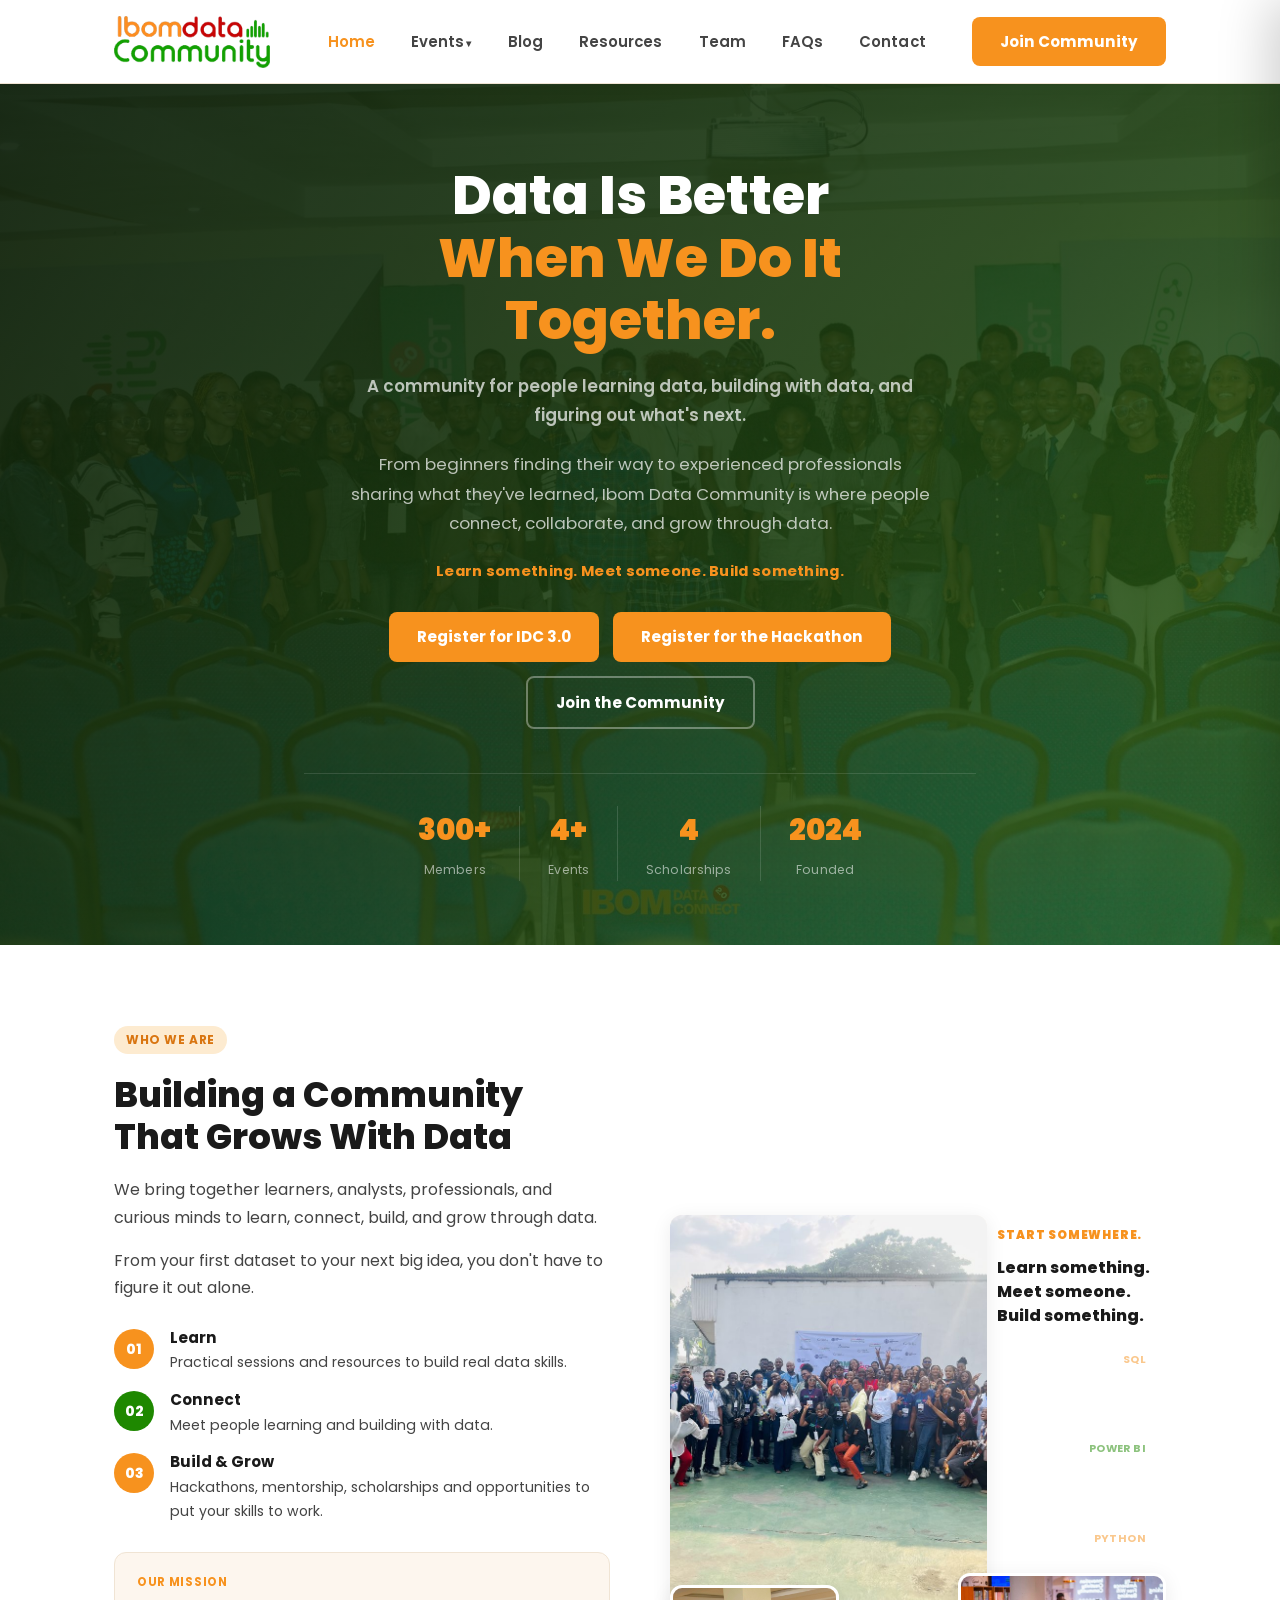
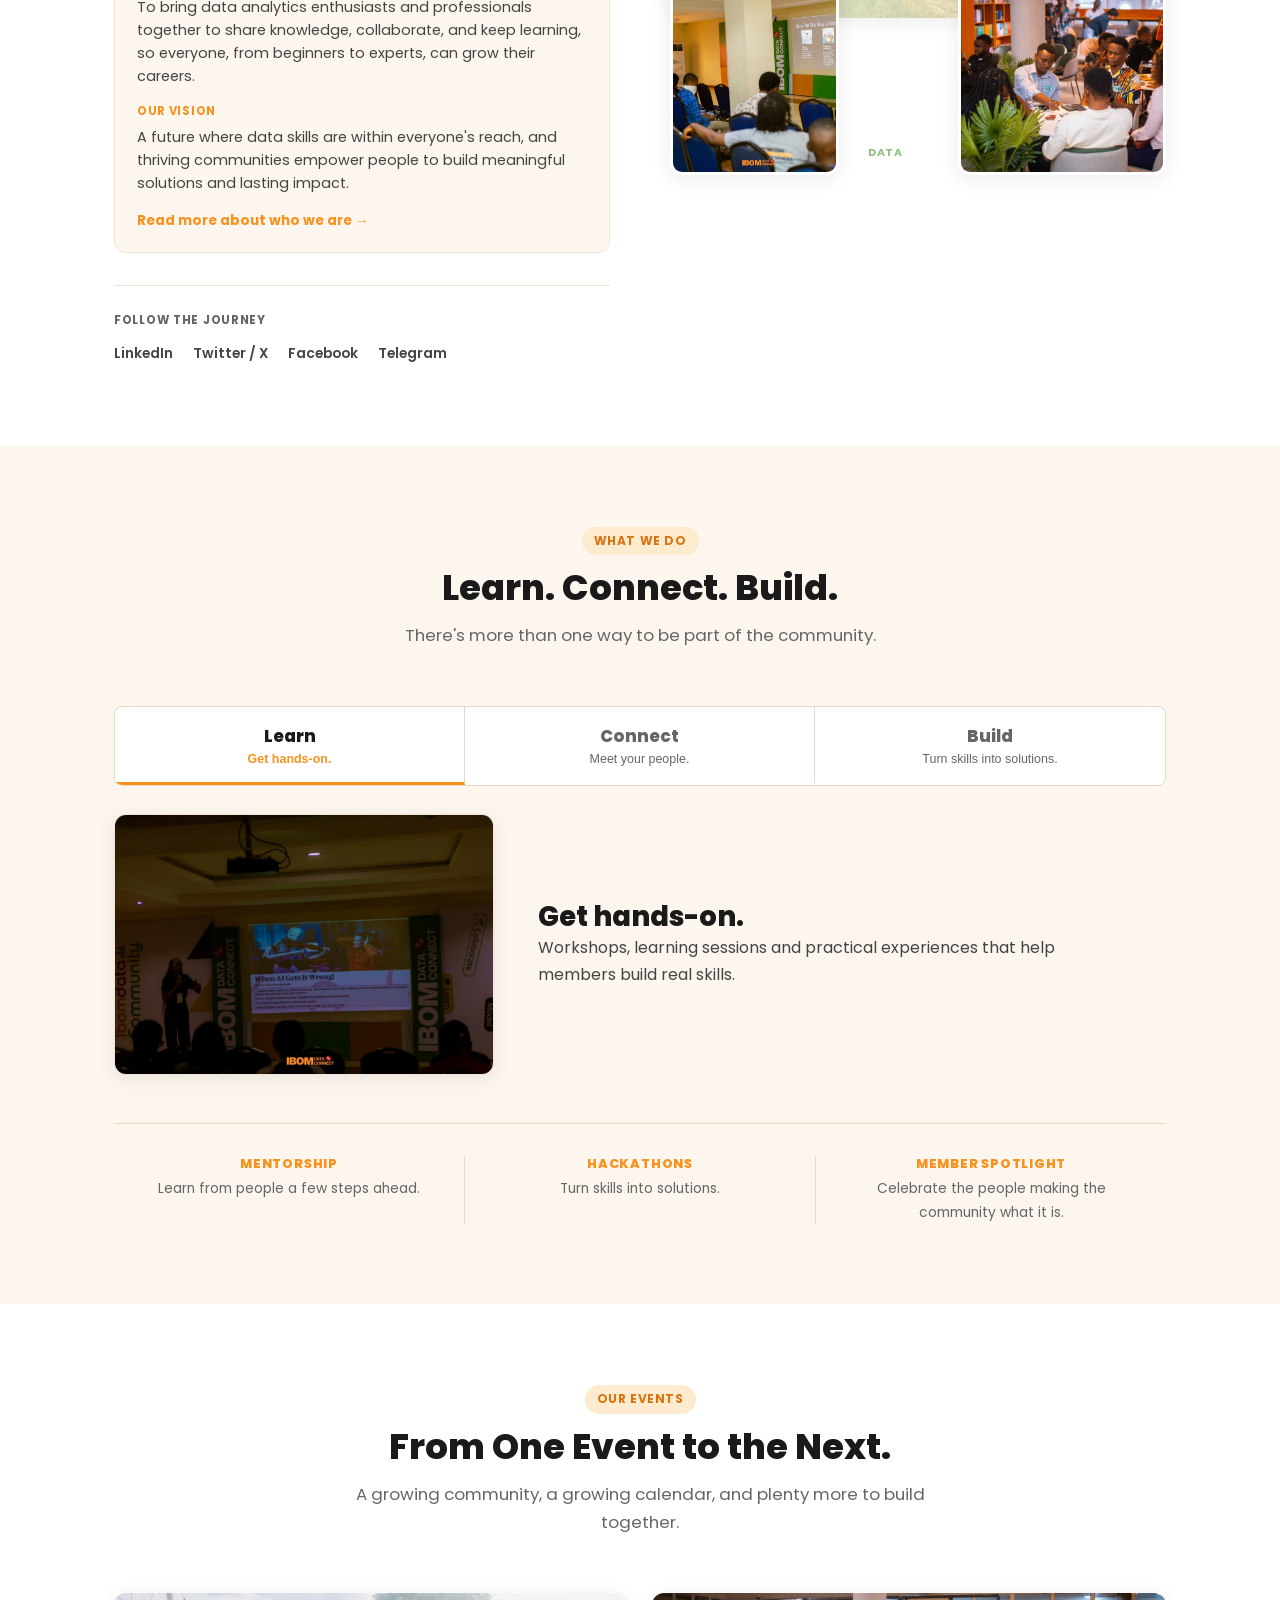
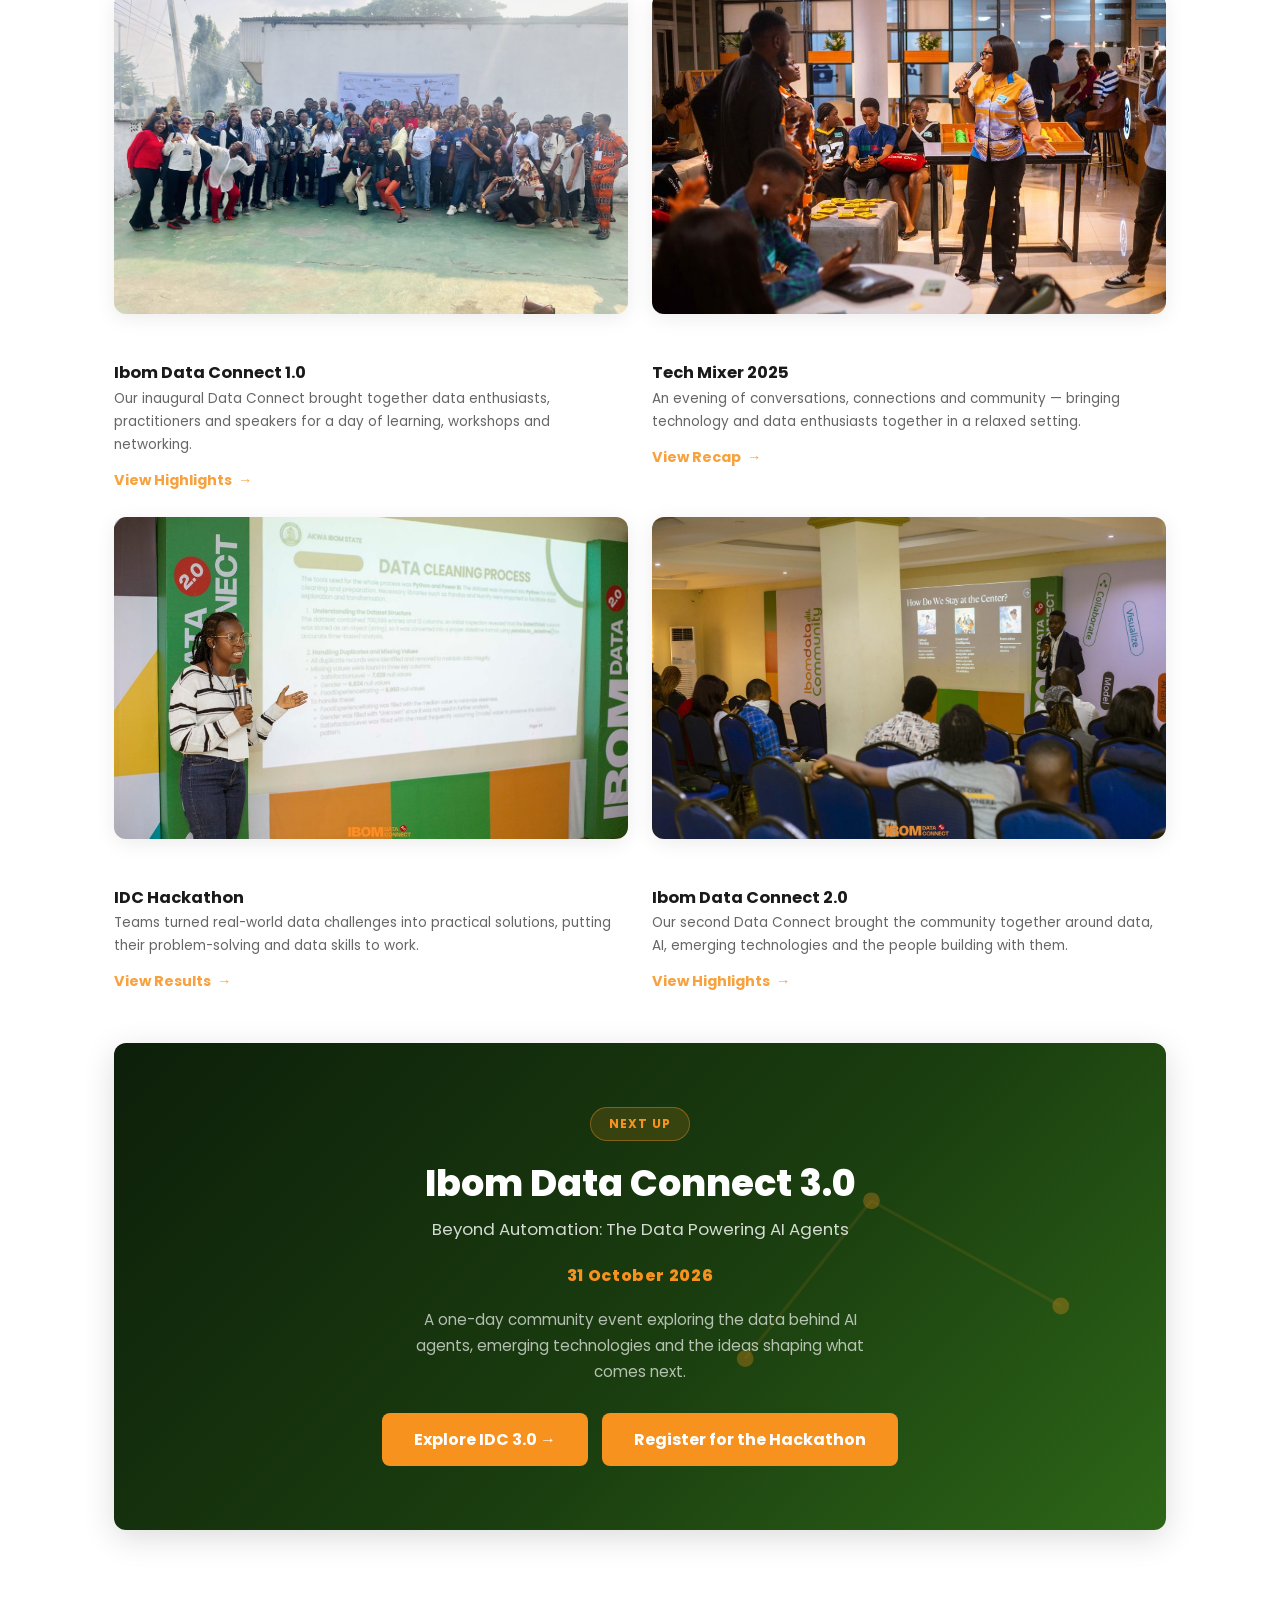
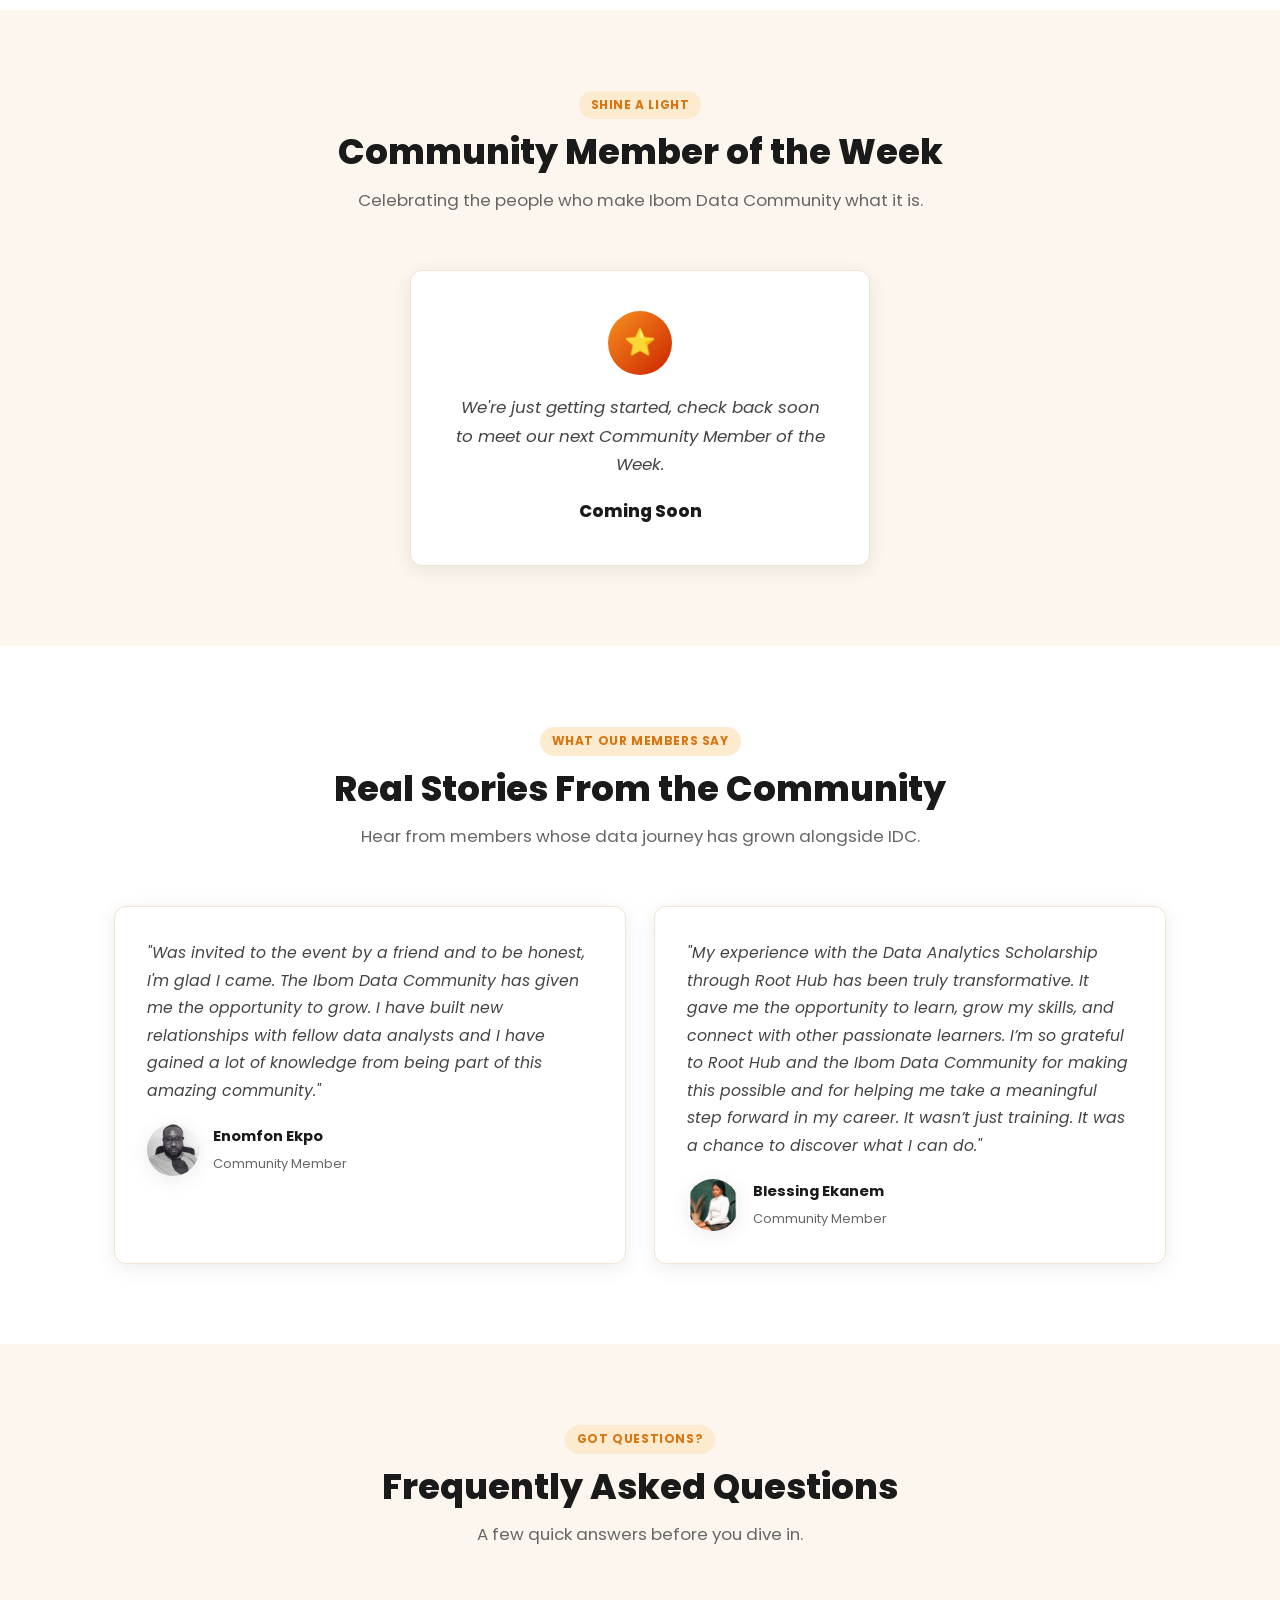
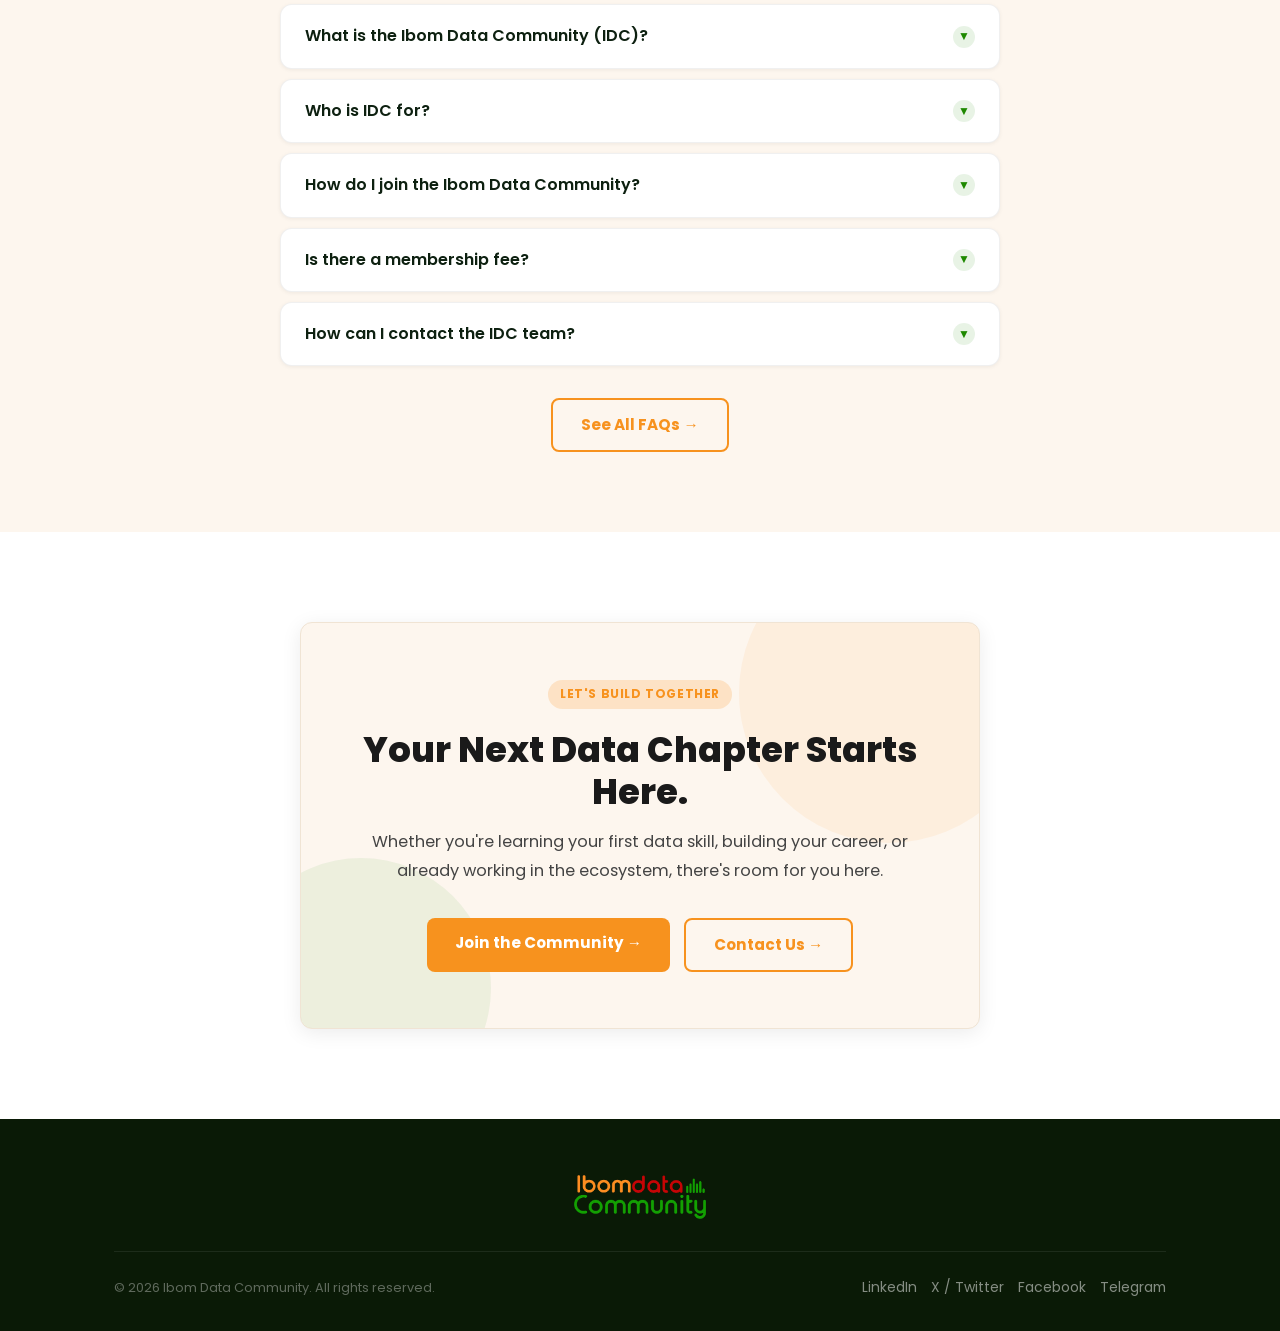
<file: index.html>
<!DOCTYPE html>
<html lang="en">
<head>
  <meta charset="UTF-8"/>
  <meta name="viewport" content="width=device-width, initial-scale=1.0"/>
  <title>Ibom Data Community | Data Is Better When We Do It Together</title>
  <link rel="icon" type="image/png" sizes="32x32" href="images/favicon-32.png"/>
  <link rel="icon" type="image/png" sizes="16x16" href="images/favicon-16.png"/>
  <link rel="apple-touch-icon" href="images/apple-touch-icon.png"/>
  <meta name="description" content="A community for people learning data, building with data, and figuring out what's next. From beginners to experienced professionals, Ibom Data Community is where people connect, collaborate, and grow through data."/>
  <meta property="og:title" content="Ibom Data Community | Data Is Better When We Do It Together"/>
  <meta property="og:description" content="A community for people learning data, building with data, and figuring out what's next."/>
  <meta property="og:type" content="website"/>
  <link rel="stylesheet" href="style.css?v=5"/>
  <style>
    /* ── HERO ── */
    .hero {
      background:
        linear-gradient(135deg, rgba(13,31,10,.93) 0%, rgba(26,61,15,.88) 55%, rgba(45,102,24,.82) 100%),
        url('images/community/hero-bg.jpg') center 28% / cover no-repeat;
      padding: 80px 0 64px;
      position: relative;
      overflow: hidden;
      text-align: center;
    }
    .hero-inner { position: relative; z-index: 1; max-width: 720px; margin: 0 auto; }
    .hero h1 {
      font-size: clamp(2.2rem, 5vw, 3.4rem);
      color: #fff; margin-bottom: 20px; line-height: 1.15;
    }
    .hero h1 .accent { color: var(--orange); }
    .hero-subhead {
      font-size: clamp(1.02rem, 2.1vw, 1.22rem); font-weight: 600;
      color: rgba(255,255,255,.88); max-width: 580px; margin: 0 auto 14px; line-height: 1.6;
    }
    .hero p {
      font-size: 1.05rem; color: rgba(255,255,255,.7);
      max-width: 580px; margin: 0 auto 20px; line-height: 1.75;
    }
    .hero-motto {
      font-size: .92rem; font-weight: 700; color: var(--orange);
      letter-spacing: .02em; margin-bottom: 28px;
    }
    .hero-cta { display: flex; gap: 14px; justify-content: center; flex-wrap: wrap; margin-bottom: 44px; }
    .hero-stats {
      display: flex; justify-content: center; align-items: center; flex-wrap: wrap;
      border-top: 1px solid rgba(255,255,255,.12); padding-top: 32px;
    }
    .hero-stat { padding: 0 28px; }
    .hero-stat + .hero-stat { border-left: 1px solid rgba(255,255,255,.14); }
    .hero-stat .n { font-size: 1.8rem; font-weight: 900; color: var(--orange); font-family: 'Poppins', sans-serif; display: block; }
    .hero-stat .l { font-size: .78rem; color: rgba(255,255,255,.55); margin-top: 4px; letter-spacing: .01em; }

    /* ── ABOUT ── */
    .about-grid { display: grid; grid-template-columns: 1fr 1fr; gap: 60px; align-items: center; }
    .pillar-list { display: flex; flex-direction: column; gap: 16px; margin-top: 28px; }
    .pillar { display: flex; gap: 16px; align-items: flex-start; }
    .pillar-icon {
      width: 40px; height: 40px; border-radius: 50%;
      background: var(--orange); color: #fff;
      display: flex; align-items: center; justify-content: center;
      font-family: 'Poppins', sans-serif; font-weight: 800; font-size: .85rem; flex-shrink: 0;
    }
    .pillar-icon-green { background: var(--green); }
    .pillar-body h4 { margin-bottom: 4px; font-size: .95rem; }
    .pillar-body p { font-size: .88rem; }

    .mv-block { margin-top: 28px; padding: 20px 22px; background: var(--cream); border-radius: var(--radius); border: 1px solid var(--border-light); display: flex; flex-direction: column; gap: 14px; }
    .mv-label { display: block; font-size: .72rem; font-weight: 700; text-transform: uppercase; letter-spacing: .06em; color: var(--orange); margin-bottom: 4px; }
    .mv-item p { font-size: .9rem; line-height: 1.6; margin: 0; }
    .mv-link { font-size: .85rem; font-weight: 700; color: var(--orange); }
    .mv-link:hover { text-decoration: underline; }
    .social-follow { margin-top: 32px; padding-top: 24px; border-top: 1px solid var(--border-light); }
    .social-follow-label {
      display: block; font-size: .74rem; font-weight: 700; text-transform: uppercase;
      letter-spacing: .06em; color: var(--text-light); margin-bottom: 12px;
    }
    .social-follow-links { display: flex; gap: 20px; flex-wrap: wrap; }
    .social-follow-links a { font-size: .86rem; font-weight: 600; color: var(--text-mid); transition: color .2s ease; }
    .social-follow-links a:hover { color: var(--orange); }

    /* ── COMMUNITY VISUAL (editorial photo composition) ── */
    .visual { position: relative; min-height: 560px; }
    .visual-photo {
      position: absolute; border-radius: var(--radius); overflow: hidden;
      box-shadow: var(--shadow); background: var(--cream);
      transition: transform .4s ease, box-shadow .35s ease;
      will-change: transform;
    }
    .visual-photo img {
      width: 100%; height: 100%; object-fit: cover; display: block;
      transition: transform .7s ease;
    }
    .visual-photo:hover { box-shadow: var(--shadow-hover); z-index: 5 !important; }
    .visual-photo:hover img { transform: scale(1.045); }
    .visual-photo-label {
      position: absolute; left: 0; right: 0; bottom: 0;
      padding: 20px 14px 10px; text-align: left;
      background: linear-gradient(to top, rgba(13,31,10,.78), transparent);
      color: #fff; font-size: .7rem; font-weight: 700; text-transform: uppercase; letter-spacing: .06em;
      opacity: 0; transform: translateY(6px);
      transition: opacity .3s ease, transform .3s ease;
    }
    .visual-photo:hover .visual-photo-label { opacity: 1; transform: translateY(0); }

    .visual-primary   { top: 0;   left: 0;  width: 64%; height: 72%; z-index: 1; }
    .visual-secondary-1 { right: 0; bottom: 0; width: 42%; height: 36%; z-index: 2; border: 3px solid var(--white); }
    .visual-secondary-2 { left: 0;  bottom: 0; width: 34%; height: 34%; z-index: 2; border: 3px solid var(--white); }

    .visual-caption {
      position: absolute; top: 2%; right: 0; width: 34%; max-width: 220px;
      text-align: left; z-index: 3;
    }
    .visual-caption-eyebrow {
      display: block; font-family: 'Poppins', sans-serif; font-weight: 900;
      font-size: .72rem; letter-spacing: .07em; text-transform: uppercase;
      color: var(--orange); margin-bottom: 10px;
    }
    .visual-caption-line {
      display: block; font-family: 'Poppins', sans-serif; font-weight: 800;
      font-size: 1rem; color: var(--text-dark); line-height: 1.5;
    }

    .visual-word {
      position: absolute; z-index: 1; pointer-events: none;
    }
    .visual-word-inner {
      display: inline-block; font-size: .68rem; font-weight: 700;
      letter-spacing: .04em; text-transform: uppercase;
      color: var(--orange); opacity: .5;
      animation: visualFloat 9s ease-in-out infinite;
    }
    .vw2 .visual-word-inner { color: var(--green); animation-duration: 10.5s; animation-delay: .4s; }
    .vw3 .visual-word-inner { animation-duration: 8s; animation-delay: .8s; }
    .vw4 .visual-word-inner { color: var(--green); animation-duration: 9.5s; animation-delay: .2s; }
    @keyframes visualFloat {
      0%, 100% { transform: translateY(0); }
      50% { transform: translateY(-5px); }
    }

    @media (prefers-reduced-motion: reduce) {
      .visual-word-inner { animation: none !important; }
      .visual-photo { transition: box-shadow .3s ease !important; }
      .visual-photo img { transition: transform .3s ease !important; }
    }

    /* ── EVENTS (editorial archive) ── */

    /* Primary feature — largest completed event, photo with overlaid copy */
    .event-primary {
      position: relative; display: block; width: 100%;
      aspect-ratio: 20 / 9; min-height: 320px;
      border-radius: var(--radius); overflow: hidden;
      box-shadow: var(--shadow); background: var(--cream);
    }
    .event-primary img {
      position: absolute; inset: 0; width: 100%; height: 100%;
      object-fit: cover; transition: transform .8s ease;
    }
    .event-primary:hover img { transform: scale(1.045); }
    .event-primary::after {
      content: ''; position: absolute; inset: 0;
      background: linear-gradient(to top, rgba(8,18,7,.88) 0%, rgba(8,18,7,.45) 42%, rgba(8,18,7,0) 72%);
    }
    .event-primary-copy {
      position: absolute; left: 0; right: 0; bottom: 0; z-index: 1;
      padding: 40px 36px 32px; max-width: 620px;
    }
    .event-status {
      display: inline-block; font-size: .74rem; font-weight: 700;
      text-transform: uppercase; letter-spacing: .08em; color: rgba(255,255,255,.6);
      margin-bottom: 10px;
    }
    .event-primary-copy h3 {
      color: #fff; font-size: clamp(1.5rem, 3vw, 2.1rem); margin-bottom: 8px;
    }
    .event-primary-copy .event-theme {
      color: rgba(255,255,255,.8); font-size: 1rem; font-style: italic; margin-bottom: 16px;
    }
    .event-cta {
      display: inline-flex; align-items: center; gap: 6px;
      color: var(--orange); font-weight: 700; font-size: .9rem;
      opacity: .85; transition: opacity .25s ease;
    }
    .event-primary:hover .event-cta, .event-secondary:hover .event-cta { opacity: 1; }
    .event-cta-arrow { display: inline-block; transition: transform .25s ease; }
    .event-primary:hover .event-cta-arrow, .event-secondary:hover .event-cta-arrow { transform: translateX(4px); }

    /* Secondary supporting events — quieter, varied proportions */
    .events-secondary {
      display: grid; grid-template-columns: 1fr 1fr; gap: 24px; margin-top: 0;
    }
    .event-secondary { display: block; }
    .event-secondary-photo {
      position: relative; width: 100%; aspect-ratio: 4 / 3;
      border-radius: var(--radius); overflow: hidden;
      box-shadow: var(--shadow); background: var(--cream); margin-bottom: 14px;
    }
    .events-secondary .event-secondary-photo { aspect-ratio: 16 / 10; }
    .event-secondary-photo img {
      position: absolute; inset: 0; width: 100%; height: 100%;
      object-fit: cover; transition: transform .7s ease;
    }
    .event-secondary:hover .event-secondary-photo img { transform: scale(1.05); }
    .event-secondary h4 { font-size: 1.02rem; margin-bottom: 4px; }
    .event-secondary p.event-desc { font-size: .85rem; color: var(--text-light); margin-bottom: 10px; }

    /* NEXT UP — a bold green card that stands out from the white page around it */
    .event-next {
      position: relative; overflow: hidden; margin-top: 48px;
      border-radius: var(--radius);
      background: linear-gradient(135deg, #0D1F0A 0%, #1A3D0F 55%, #2D6618 100%);
      box-shadow: var(--shadow-hover);
      padding: 64px 40px; text-align: center;
    }
    .event-next-pattern {
      position: absolute; inset: 0; opacity: .6; pointer-events: none;
    }
    .event-next-pattern circle { fill: var(--orange); fill-opacity: .5; }
    .event-next-pattern line { stroke: var(--orange); stroke-opacity: .18; stroke-width: .3; }
    .event-next-pattern.drift { animation: eventNextDrift 26s ease-in-out infinite; }
    @keyframes eventNextDrift {
      0%, 100% { transform: translate(0, 0); }
      50% { transform: translate(-1.2%, 1%); }
    }
    .event-next-inner { position: relative; z-index: 1; max-width: 620px; margin: 0 auto; }
    .event-next-status {
      display: inline-block; background: rgba(247,146,30,.15); border: 1px solid rgba(247,146,30,.4);
      border-radius: 20px; padding: 6px 18px; font-size: .76rem; font-weight: 700;
      color: var(--orange); text-transform: uppercase; letter-spacing: .08em; margin-bottom: 20px;
    }
    .event-next-inner h3 { color: #fff; font-size: clamp(1.6rem, 3.4vw, 2.3rem); margin-bottom: 10px; }
    .event-next-theme { color: rgba(255,255,255,.82); font-size: 1.05rem; margin-bottom: 18px; }
    .event-next-date {
      display: inline-block; font-family: 'Poppins', sans-serif; font-weight: 800;
      color: var(--orange); font-size: 1rem; letter-spacing: .04em; margin-bottom: 18px;
    }
    .event-next-desc { color: rgba(255,255,255,.68); font-size: .95rem; max-width: 480px; margin: 0 auto 28px; line-height: 1.7; }
    .event-next .btn-primary { font-size: 1rem; padding: 13px 32px; }
    .event-next .btn-primary .event-cta-arrow { transform: none; transition: transform .25s ease; }
    .event-next .btn-primary:hover .event-cta-arrow { transform: translateX(4px); }

    @media (prefers-reduced-motion: reduce) {
      .event-primary img, .event-secondary-photo img, .event-cta-arrow { transition: none !important; }
      .event-next-pattern.drift { animation: none !important; }
    }
    .event-link { font-size: .85rem; font-weight: 700; color: var(--orange); }
    .event-link:hover { text-decoration: underline; }

    /* ── WHAT WE DO (editorial story) ── */
    .story { display: flex; flex-direction: column; gap: 28px; }

    .story-tabs {
      display: grid; grid-template-columns: repeat(3, 1fr);
      border: 1px solid var(--border); border-radius: var(--radius-sm);
      overflow: hidden; background: var(--white);
    }
    .story-tab {
      display: block; width: 100%; text-align: center; background: none; border: none;
      border-right: 1px solid var(--border); border-bottom: 3px solid transparent;
      cursor: pointer; padding: 16px 10px; transition: border-color .3s ease, background-color .3s ease;
    }
    .story-tab:last-child { border-right: none; }
    .story-tab-label {
      display: block; font-family: 'Poppins', sans-serif; font-weight: 800;
      font-size: 1.05rem; color: var(--text-light); transition: color .3s ease;
    }
    .story-tab-sub {
      display: block; font-size: .78rem; color: var(--text-light);
      margin-top: 3px; transition: color .3s ease;
    }
    .story-tab:hover { background: var(--cream); }
    .story-tab:hover .story-tab-label { color: var(--text-mid); }
    .story-tab.active { border-bottom-color: var(--orange); }
    .story-tab.active .story-tab-label { color: var(--text-dark); }
    .story-tab.active .story-tab-sub { color: var(--orange); font-weight: 600; }

    .story-main { display: flex; flex-direction: column; gap: 24px; align-items: center; }
    .story-photo {
      position: relative; width: 100%; max-width: 460px; aspect-ratio: 16 / 11;
      border-radius: var(--radius); overflow: hidden;
      box-shadow: var(--shadow); border: 1px solid var(--border-light);
      background: var(--cream);
      margin: 0 auto;
    }
    @media (min-width: 760px) {
      .story-main { flex-direction: row; align-items: center; gap: 44px; }
      .story-photo { max-width: 380px; flex-shrink: 0; }
      .story-copy { flex: 1; }
    }
    .story-img {
      position: absolute; inset: 0; width: 100%; height: 100%;
      object-fit: cover; opacity: 0; transition: opacity .7s ease;
    }
    .story-img.active { opacity: 1; }
    .story-headline { font-size: clamp(1.3rem, 2.4vw, 1.7rem); transition: opacity .25s ease; }
    .story-desc { font-size: 1rem; max-width: 560px; transition: opacity .25s ease; }
    .story-headline.fade, .story-desc.fade { opacity: 0; }

    .story-secondary {
      display: flex; flex-wrap: wrap; justify-content: center;
      margin-top: 48px; padding-top: 32px; border-top: 1px solid var(--border);
    }
    .story-secondary-item { flex: 1; min-width: 200px; text-align: center; padding: 0 28px; }
    .story-secondary-item + .story-secondary-item { border-left: 1px solid var(--border); }
    .story-secondary-item h5 {
      font-family: 'Poppins', sans-serif; font-weight: 800; font-size: .8rem;
      text-transform: uppercase; letter-spacing: .06em; color: var(--orange); margin-bottom: 6px;
    }
    .story-secondary-item p { font-size: .86rem; color: var(--text-light); margin: 0; }

    @media (prefers-reduced-motion: reduce) {
      .story-img, .story-headline, .story-desc { transition: none !important; }
    }

    /* ── FINAL CTA — a card sitting on the plain white page ── */
    .final-cta { background: var(--white); padding: 90px 0; text-align: center; }
    .final-cta-inner {
      position: relative; overflow: hidden; z-index: 1;
      max-width: 680px; margin: 0 auto;
      background: var(--cream); border: 1px solid var(--border-light);
      border-radius: var(--radius); box-shadow: var(--shadow);
      padding: 56px 48px;
    }
    .final-cta-inner::before {
      content: ''; position: absolute; top: -80px; right: -60px;
      width: 300px; height: 300px; border-radius: 50%;
      background: var(--orange); opacity: .08; pointer-events: none;
    }
    .final-cta-inner::after {
      content: ''; position: absolute; bottom: -90px; left: -70px;
      width: 260px; height: 260px; border-radius: 50%;
      background: var(--green); opacity: .07; pointer-events: none;
    }
    .final-cta-inner > * { position: relative; z-index: 1; }
    .final-cta h2 { color: var(--text-dark); margin-bottom: 14px; }
    .final-cta p { color: var(--text-mid); font-size: 1.02rem; margin-bottom: 32px; line-height: 1.8; }
    .final-cta-buttons { display: flex; gap: 14px; justify-content: center; flex-wrap: wrap; }
    @media (max-width: 640px) { .final-cta-inner { padding: 40px 28px; } }

    /* ── RESPONSIVE ── */
    @media(max-width: 900px) {
      .about-grid { grid-template-columns: 1fr; }

      .events-secondary { grid-template-columns: 1fr 1fr; }
      .events-secondary .event-secondary:nth-child(1) { grid-column: 1 / -1; }
      .events-secondary .event-secondary:nth-child(1) .event-secondary-photo { aspect-ratio: 16 / 9; }

      .story-secondary-item { flex: 0 0 100%; border-left: none !important; padding: 16px 0; }
      .story-secondary-item + .story-secondary-item { border-top: 1px solid var(--border); }

      /* Simplified, stacked visual on mobile — no parallax, no floating words */
      .visual { min-height: auto; display: flex; flex-direction: column; gap: 14px; margin-top: 12px; }
      .visual-word { display: none; }
      .visual-photo {
        position: static !important; width: 100% !important; height: 220px !important;
        border-width: 0 !important;
      }
      .visual-secondary-1, .visual-secondary-2 { height: 180px !important; }
      .visual-photo-label { opacity: 1; transform: none; }
      .visual-caption {
        position: static; width: auto; max-width: none; margin: 4px 0 4px; order: -1;
      }
    }
    @media(max-width: 640px) {
      .hero-stat { padding: 0 16px; }
      .story-tab { padding: 12px 6px; }
      .story-tab-label { font-size: .92rem; }
      .story-tab-sub { display: none; }

      .event-primary { aspect-ratio: 4 / 5; }
      .event-primary-copy { padding: 28px 20px 24px; }
      .events-secondary { grid-template-columns: 1fr; }
      .events-secondary .event-secondary:nth-child(1),
      .events-secondary .event-secondary:nth-child(2),
      .events-secondary .event-secondary:nth-child(3) { grid-column: auto; }
      .events-secondary .event-secondary-photo,
      .events-secondary .event-secondary:nth-child(1) .event-secondary-photo,
      .events-secondary .event-secondary:nth-child(2) .event-secondary-photo,
      .events-secondary .event-secondary:nth-child(3) .event-secondary-photo { aspect-ratio: 16 / 10; }
      .event-next { padding: 48px 24px; }
    }
    @media(max-width: 460px) {
      .hero-stat { padding: 0 10px 12px; flex: 0 0 42%; border-left: none !important; }
      .hero-stat:nth-child(odd) { border-right: 1px solid rgba(255,255,255,.14); }
    }

    /* ── TESTIMONIALS ── */
    .testimonial-grid { display: grid; grid-template-columns: 1fr 1fr; gap: 28px; }
    .testimonial-card {
      background: var(--white); border-radius: var(--radius); padding: 32px;
      box-shadow: var(--shadow); border: 1px solid var(--border-light);
      display: flex; flex-direction: column; gap: 20px;
    }
    .testimonial-quote { font-size: .98rem; font-style: italic; color: var(--text-mid); line-height: 1.75; }
    .testimonial-author { display: flex; align-items: center; gap: 14px; }
    .testimonial-avatar {
      width: 52px; height: 52px; border-radius: 50%; overflow: hidden; flex-shrink: 0;
      box-shadow: var(--shadow);
    }
    .testimonial-avatar img { width: 100%; height: 100%; object-fit: cover; }
    .testimonial-author-info strong { display: block; font-size: .92rem; }
    .testimonial-author-info span { font-size: .8rem; color: var(--text-light); }
    @media(max-width: 760px) { .testimonial-grid { grid-template-columns: 1fr; } }

    /* ── FAQ PREVIEW ── */
    .faq-item {
      background: #fff; border-radius: 12px; margin-bottom: 10px;
      box-shadow: 0 1px 4px rgba(0,0,0,.06); overflow: hidden;
      border: 1px solid rgba(0,0,0,.06); transition: box-shadow .2s;
    }
    .faq-item:hover { box-shadow: 0 4px 16px rgba(0,0,0,.09); }
    .faq-q {
      width: 100%; background: none; border: none; text-align: left;
      padding: 20px 24px; font-family: 'Poppins', sans-serif; font-size: 1rem;
      font-weight: 600; color: var(--dark-hero); cursor: pointer;
      display: flex; justify-content: space-between; align-items: center;
      gap: 16px; line-height: 1.4;
    }
    .faq-q:hover { color: var(--green); }
    .faq-chevron {
      flex-shrink: 0; width: 22px; height: 22px; border-radius: 50%;
      background: rgba(30,136,0,.1); display: flex; align-items: center;
      justify-content: center; color: var(--green); font-size: .75rem;
      transition: transform .25s;
    }
    .faq-item.open .faq-chevron { transform: rotate(180deg); }
    .faq-a {
      max-height: 0; overflow: hidden;
      transition: max-height .35s ease, padding .25s ease; padding: 0 24px;
    }
    .faq-item.open .faq-a { max-height: 400px; padding: 0 24px 20px; }
    .faq-a p { font-size: .96rem; color: #444; line-height: 1.75; margin: 0; }
    .faq-preview-list { max-width: 720px; margin: 0 auto; }
  @media(max-width:640px){
    .hero{padding:36px 0;}
    .hero h1{font-size:1.7rem;margin-bottom:12px;}
    .hero-subhead{margin-bottom:10px;font-size:.98rem;}
    .hero p{margin-bottom:14px;font-size:.92rem;}
    .hero-motto{margin-bottom:18px;font-size:.85rem;}
    .hero-cta{margin-bottom:28px;}
    .hero-stats{padding-top:20px;}
  }
  </style>
</head>
<body>

<!-- ── NAV ── -->
<nav class="navbar">
  <div class="container nav-inner">
    <a href="index.html" class="nav-logo">
      <img src="images/logo-new.png" alt="Ibom Data Community"/>
    </a>
    <ul class="nav-links">
      <li><a href="index.html" class="active">Home</a></li>
      <li class="dropdown">
        <a href="#">Events</a>
        <ul class="dropdown-menu">
          <li><a href="data-connect-2024.html">Ibom Data Connect 1.0</a></li>
          <li><a href="tech-mixer-2025.html">Tech Mixer 2025</a></li>
          <li><a href="ibom-data-connect-2025.html">Ibom Data Connect 2.0</a></li>
          <li><a href="hackathon-2025.html">Hackathon 2025</a></li>
          <li><a href="ibom-data-connect-3.html">Ibom Data Connect 3.0 (2026)</a></li>
        </ul>
      </li>
      <li><a href="blog.html">Blog</a></li>
      <li><a href="resources.html">Resources</a></li>
      <li><a href="team.html">Team</a></li>
      <li><a href="faqs.html">FAQs</a></li>
      <li><a href="#contact">Contact</a></li>
    </ul>
    <a href="https://forms.gle/GvVMkUcGDKdPKGCW6" target="_blank" class="btn btn-primary nav-cta">Join Community</a>
    <div class="hamburger" onclick="toggleMobileNav()"><span></span><span></span><span></span></div>
  </div>
</nav>
<div class="nav-overlay" id="navOverlay"></div>
<div class="mobile-nav" id="mobileNav">
  <div class="nav-panel-header">
    <img class="nav-panel-logo" src="images/logo-new.png" alt="Ibom Data Community"/>
    <button class="nav-panel-close" onclick="toggleMobileNav()" aria-label="Close menu">✕</button>
  </div>
  <nav class="nav-panel-links">
    <a href="index.html">Home</a>
    <div class="nav-panel-accordion">
      <button type="button" class="nav-panel-accordion-trigger">Events <span class="chev">⌄</span></button>
      <div class="nav-panel-accordion-body">
        <a href="data-connect-2024.html">Ibom Data Connect 1.0</a>
        <a href="tech-mixer-2025.html">Tech Mixer 2025</a>
        <a href="ibom-data-connect-2025.html">Ibom Data Connect 2.0</a>
        <a href="hackathon-2025.html">Hackathon 2025</a>
        <a href="ibom-data-connect-3.html">Ibom Data Connect 3.0</a>
      </div>
    </div>
    <a href="blog.html">Blog</a>
    <a href="resources.html">Resources</a>
    <a href="team.html">Team</a>
    <a href="faqs.html">FAQs</a>
    <a href="contact.html">Contact</a>
  </nav>
  <a href="https://forms.gle/GvVMkUcGDKdPKGCW6" target="_blank" class="btn btn-primary nav-panel-cta">Join Community</a>
</div>

<!-- ── HERO ── -->
<section class="hero">
  <div class="hero-inner container">
    <h1>Data Is Better<br/><span class="accent">When We Do It Together.</span></h1>
    <p class="hero-subhead">A community for people learning data, building with data, and figuring out what's next.</p>
    <p>From beginners finding their way to experienced professionals sharing what they've learned, Ibom Data Community is where people connect, collaborate, and grow through data.</p>
    <div class="hero-motto">Learn something. Meet someone. Build something.</div>
    <div class="hero-cta">
      <a href="ibom-data-connect-3.html" class="btn btn-primary">Register for IDC 3.0</a>
      <a href="blog-post.html?slug=the-next-hackathon-is-on-the-way" class="btn btn-primary">Register for the Hackathon</a>
      <a href="https://forms.gle/GvVMkUcGDKdPKGCW6" target="_blank" class="btn btn-outline" style="color:#fff;border-color:rgba(255,255,255,.35);">Join the Community</a>
    </div>
    <div class="hero-stats">
      <div class="hero-stat">
        <span class="n">300+</span>
        <div class="l">Members</div>
      </div>
      <div class="hero-stat">
        <span class="n">4+</span>
        <div class="l">Events</div>
      </div>
      <div class="hero-stat">
        <span class="n">4</span>
        <div class="l">Scholarships</div>
      </div>
      <div class="hero-stat">
        <span class="n">2024</span>
        <div class="l">Founded</div>
      </div>
    </div>
  </div>
</section>

<!-- ── ABOUT / WHO WE ARE ── -->
<section class="section section-white">
  <div class="container">
    <div class="about-grid">
      <div>
        <div class="tag" style="margin-bottom:20px;">Who We Are</div>
        <h2 style="margin-bottom:18px;">Building a Community That Grows With Data</h2>
        <p style="margin-bottom:16px;">We bring together learners, analysts, professionals, and curious minds to learn, connect, build, and grow through data.</p>
        <p style="margin-bottom:28px;">From your first dataset to your next big idea, you don't have to figure it out alone.</p>
        <div class="pillar-list">
          <div class="pillar">
            <div class="pillar-icon">01</div>
            <div class="pillar-body">
              <h4>Learn</h4>
              <p>Practical sessions and resources to build real data skills.</p>
            </div>
          </div>
          <div class="pillar">
            <div class="pillar-icon pillar-icon-green">02</div>
            <div class="pillar-body">
              <h4>Connect</h4>
              <p>Meet people learning and building with data.</p>
            </div>
          </div>
          <div class="pillar">
            <div class="pillar-icon">03</div>
            <div class="pillar-body">
              <h4>Build &amp; Grow</h4>
              <p>Hackathons, mentorship, scholarships and opportunities to put your skills to work.</p>
            </div>
          </div>
        </div>

        <div class="mv-block">
          <div class="mv-item">
            <span class="mv-label">Our Mission</span>
            <p>To bring data analytics enthusiasts and professionals together to share knowledge, collaborate, and keep learning, so everyone, from beginners to experts, can grow their careers.</p>
          </div>
          <div class="mv-item">
            <span class="mv-label">Our Vision</span>
            <p>A future where data skills are within everyone's reach, and thriving communities empower people to build meaningful solutions and lasting impact.</p>
          </div>
          <a href="team.html#mission" class="mv-link">Read more about who we are &rarr;</a>
        </div>

        <div class="social-follow">
          <span class="social-follow-label">Follow the Journey</span>
          <div class="social-follow-links">
            <a href="https://www.linkedin.com/company/ibom-data-community/" target="_blank" rel="noopener">LinkedIn</a>
            <a href="https://x.com/ibomdata" target="_blank" rel="noopener">Twitter / X</a>
            <a href="https://www.facebook.com/profile.php?id=6156" target="_blank" rel="noopener">Facebook</a>
            <a href="https://t.me/+qV1_0I_eZ5g2OTY0" target="_blank" rel="noopener">Telegram</a>
          </div>
        </div>
      </div>

      <!-- Editorial community photo composition -->
      <div class="visual" id="visual">
        <div class="visual-photo visual-primary" data-depth="1" data-label="Community">
          <img src="images/community/group-photo.jpg" alt="A large group of Ibom Data Community members posing together outdoors at the Ibom Data Connect conference in Uyo" loading="lazy"/>
          <span class="visual-photo-label">Community</span>
        </div>
        <div class="visual-photo visual-secondary-1" data-depth="1.3" data-label="Networking">
          <img src="images/community/networking.jpg" alt="Community members gathered around a table networking and discussing ideas at a co-working space" loading="lazy"/>
          <span class="visual-photo-label">Networking</span>
        </div>
        <div class="visual-photo visual-secondary-2" data-depth="1.3" data-label="Learning">
          <img src="images/community/idc2-highlight-6.jpg" alt="A speaker presenting to attendees at Ibom Data Connect 2.0" loading="lazy"/>
          <span class="visual-photo-label">Learning</span>
        </div>

        <span class="visual-word vw1" data-depth="1.6" style="top:23%;right:4%;"><span class="visual-word-inner">SQL</span></span>
        <span class="visual-word vw2" data-depth="1.4" style="top:39%;right:4%;"><span class="visual-word-inner">Power BI</span></span>
        <span class="visual-word vw3" data-depth="1.8" style="top:55%;right:4%;"><span class="visual-word-inner">Python</span></span>
        <span class="visual-word vw4" data-depth="1.5" style="bottom:2%;left:40%;"><span class="visual-word-inner">Data</span></span>

        <div class="visual-caption">
          <span class="visual-caption-eyebrow">Start Somewhere.</span>
          <span class="visual-caption-line">Learn something.</span>
          <span class="visual-caption-line">Meet someone.</span>
          <span class="visual-caption-line">Build something.</span>
        </div>
      </div>
    </div>
  </div>
</section>

<!-- ── WHAT WE DO ── -->
<section class="section section-cream">
  <div class="container">
    <div class="section-header">
      <div class="tag">What We Do</div>
      <h2>Learn. Connect. Build.</h2>
      <p>There's more than one way to be part of the community.</p>
    </div>

    <div class="story" id="story">
      <div class="story-tabs" role="tablist">
        <button class="story-tab active" role="tab" aria-selected="true" data-key="learn"
                data-headline="Get hands-on." data-desc="Workshops, learning sessions and practical experiences that help members build real skills.">
          <span class="story-tab-label">Learn</span>
          <span class="story-tab-sub">Get hands-on.</span>
        </button>
        <button class="story-tab" role="tab" aria-selected="false" data-key="connect"
                data-headline="Meet your people." data-desc="Network with people learning, building and working across data and technology.">
          <span class="story-tab-label">Connect</span>
          <span class="story-tab-sub">Meet your people.</span>
        </button>
        <button class="story-tab" role="tab" aria-selected="false" data-key="build"
                data-headline="Turn skills into solutions." data-desc="Hackathons, projects and challenges that give members a chance to apply what they know.">
          <span class="story-tab-label">Build</span>
          <span class="story-tab-sub">Turn skills into solutions.</span>
        </button>
      </div>

      <div class="story-main">
        <div class="story-photo">
          <img class="story-img active" data-key="learn" src="images/community/learn.jpg?v=2" alt="A speaker presenting a session on AI and data at Ibom Data Connect" loading="lazy"/>
          <img class="story-img" data-key="connect" src="images/community/connect.jpg" alt="Community members networking and talking together at a Tech Mixer event" loading="lazy"/>
          <img class="story-img" data-key="build" src="images/community/build.jpg" alt="A presenter walking an audience through a real data analysis dashboard at Ibom Data Connect" loading="lazy"/>
        </div>
        <div class="story-copy">
          <h3 class="story-headline">Get hands-on.</h3>
          <p class="story-desc">Workshops, learning sessions and practical experiences that help members build real skills.</p>
        </div>
      </div>
    </div>

    <div class="story-secondary">
      <div class="story-secondary-item">
        <h5>Mentorship</h5>
        <p>Learn from people a few steps ahead.</p>
      </div>
      <div class="story-secondary-item">
        <h5>Hackathons</h5>
        <p>Turn skills into solutions.</p>
      </div>
      <div class="story-secondary-item">
        <h5>Member Spotlight</h5>
        <p>Celebrate the people making the community what it is.</p>
      </div>
    </div>
  </div>
</section>

<!-- ── EVENTS ── -->
<section id="events" class="section section-white">
  <div class="container">
    <div class="section-header">
      <div class="tag">Our Events</div>
      <h2>From One Event to the Next.</h2>
      <p>A growing community, a growing calendar, and plenty more to build together.</p>
    </div>
    <div id="eventsArchive">
      <noscript>
        <p><a href="data-connect-2024.html">Ibom Data Connect 1.0</a> · <a href="tech-mixer-2025.html">Tech Mixer 2025</a> · <a href="ibom-data-connect-2025.html">Ibom Data Connect 2.0</a> · <a href="hackathon-2025.html">IDC Hackathon</a> · <a href="ibom-data-connect-3.html">Ibom Data Connect 3.0</a></p>
      </noscript>
    </div>
  </div>
</section>

<!-- ── MEMBER SPOTLIGHT ── -->
<section id="shine-a-light" class="section section-cream">
  <div class="container">
    <div class="section-header">
      <div class="tag">Shine a Light</div>
      <h2>Community Member of the Week</h2>
      <p>Celebrating the people who make Ibom Data Community what it is.</p>
    </div>
    <div class="spotlight-grid" id="spotlightGrid">
      <div class="spotlight-wrap" id="spotlightBlock" style="display:none;">
        <button class="spotlight-nav-btn" id="spotlightPrev" aria-label="Previous spotlight">←</button>
        <div class="spotlight-card" id="spotlightCard"></div>
        <button class="spotlight-nav-btn" id="spotlightNext" aria-label="Next spotlight">→</button>
      </div>
      <div class="spotlight-wrap" id="birthdayBlock" style="display:none;">
        <button class="spotlight-nav-btn" id="birthdayPrev" aria-label="Previous birthday">←</button>
        <div class="spotlight-card" id="birthdayCard"></div>
        <button class="spotlight-nav-btn" id="birthdayNext" aria-label="Next birthday">→</button>
      </div>
    </div>
  </div>
</section>

<!-- ── TESTIMONIALS ── -->
<section class="section section-white">
  <div class="container">
    <div class="section-header">
      <div class="tag">What Our Members Say</div>
      <h2>Real Stories From the Community</h2>
      <p>Hear from members whose data journey has grown alongside IDC.</p>
    </div>
    <div class="testimonial-grid">
      <div class="testimonial-card">
        <p class="testimonial-quote">"Was invited to the event by a friend and to be honest, I'm glad I came. The Ibom Data Community has given me the opportunity to grow. I have built new relationships with fellow data analysts and I have gained a lot of knowledge from being part of this amazing community."</p>
        <div class="testimonial-author">
          <div class="testimonial-avatar"><img src="images/community/testimonial-enomfon-ekpo.jpg" alt="Enomfon Ekpo"/></div>
          <div class="testimonial-author-info">
            <strong>Enomfon Ekpo</strong>
            <span>Community Member</span>
          </div>
        </div>
      </div>
      <div class="testimonial-card">
        <p class="testimonial-quote">"My experience with the Data Analytics Scholarship through Root Hub has been truly transformative. It gave me the opportunity to learn, grow my skills, and connect with other passionate learners. I’m so grateful to Root Hub and the Ibom Data Community for making this possible and for helping me take a meaningful step forward in my career. It wasn’t just training. It was a chance to discover what I can do."</p>
        <div class="testimonial-author">
          <div class="testimonial-avatar"><img src="images/community/testimonial-blessing-ekanem.jpg" alt="Blessing Ekanem"/></div>
          <div class="testimonial-author-info">
            <strong>Blessing Ekanem</strong>
            <span>Community Member</span>
          </div>
        </div>
      </div>
    </div>
  </div>
</section>

<!-- ── FAQ PREVIEW ── -->
<section class="section section-cream">
  <div class="container">
    <div class="section-header">
      <div class="tag">Got Questions?</div>
      <h2>Frequently Asked Questions</h2>
      <p>A few quick answers before you dive in.</p>
    </div>
    <div class="faq-preview-list">
      <div class="faq-item">
        <button class="faq-q">What is the Ibom Data Community (IDC)?<span class="faq-chevron">▼</span></button>
        <div class="faq-a"><p>The Ibom Data Community (IDC) is a grassroots data and tech community based in Uyo, Akwa Ibom State, Nigeria. We bring together data enthusiasts, analysts, engineers, and beginners who are passionate about learning, collaboration, and using data skills to solve real-world problems.</p></div>
      </div>
      <div class="faq-item">
        <button class="faq-q">Who is IDC for?<span class="faq-chevron">▼</span></button>
        <div class="faq-a"><p>IDC is for everyone! Whether you're a complete beginner just discovering data, an intermediate practitioner building your skills, or an experienced data professional looking to give back and connect, there is a place for you at IDC.</p></div>
      </div>
      <div class="faq-item">
        <button class="faq-q">How do I join the Ibom Data Community?<span class="faq-chevron">▼</span></button>
        <div class="faq-a"><p>Joining IDC is simple and completely free. Reach out to us via email at <a href="mailto:ibomdatacommunity@gmail.com">ibomdatacommunity@gmail.com</a> or connect with us on social media to be added to our WhatsApp community group. You can also show up at any of our public events. Everyone is welcome.</p></div>
      </div>
      <div class="faq-item">
        <button class="faq-q">Is there a membership fee?<span class="faq-chevron">▼</span></button>
        <div class="faq-a"><p>No, IDC membership is completely free. We believe that access to a supportive data community should never be a financial barrier. Some specific workshops or events may have a small logistics fee, but we always communicate this clearly in advance.</p></div>
      </div>
      <div class="faq-item">
        <button class="faq-q">How can I contact the IDC team?<span class="faq-chevron">▼</span></button>
        <div class="faq-a"><p>You can reach us any time by email at <a href="mailto:ibomdatacommunity@gmail.com">ibomdatacommunity@gmail.com</a>. You can also connect with us on Facebook, LinkedIn, and Twitter/X. Search for "Ibom Data Community".</p></div>
      </div>
    </div>
    <div style="text-align:center;margin-top:32px;">
      <a href="faqs.html" class="btn btn-outline">See All FAQs →</a>
    </div>
  </div>
</section>

<!-- ── FINAL CTA ── -->
<section id="contact" class="final-cta">
  <div class="final-cta-inner container">
    <div class="tag" style="background:rgba(247,146,30,.2);color:var(--orange);margin-bottom:20px;">Let's Build Together</div>
    <h2>Your Next Data Chapter Starts Here.</h2>
    <p>Whether you're learning your first data skill, building your career, or already working in the ecosystem, there's room for you here.</p>
    <div class="final-cta-buttons">
      <a href="https://forms.gle/GvVMkUcGDKdPKGCW6" target="_blank" class="btn btn-primary">Join the Community →</a>
      <a href="mailto:ibomdatacommunity@gmail.com" class="btn btn-outline">Contact Us →</a>
    </div>
  </div>
</section>

<!-- ── FOOTER ── -->
<footer class="footer">
  <div class="container">
    <img class="footer-logo-img" src="images/logo-new.png" alt="Ibom Data Community"/>
    <div class="footer-bottom">
      <span>© 2026 Ibom Data Community. All rights reserved.</span>
      <div class="social-links">
        <a href="https://www.linkedin.com/company/ibom-data-community/" target="_blank" rel="noopener">LinkedIn</a>
        <a href="https://x.com/ibomdata" target="_blank" rel="noopener">X / Twitter</a>
        <a href="https://www.facebook.com/profile.php?id=6156" target="_blank" rel="noopener">Facebook</a>
        <a href="https://t.me/+qV1_0I_eZ5g2OTY0" target="_blank" rel="noopener">Telegram</a>
      </div>
    </div>
  </div>
</footer>


<script src="js/main.js?v=4"></script>
<script src="js/content.js?v=12"></script>
<script>
  document.querySelectorAll('.faq-preview-list .faq-q').forEach(btn => {
    btn.addEventListener('click', () => {
      const item = btn.parentElement;
      const isOpen = item.classList.contains('open');
      document.querySelectorAll('.faq-preview-list .faq-item.open').forEach(el => el.classList.remove('open'));
      if (!isOpen) item.classList.add('open');
    });
  });
</script>
</body>
</html>
</file>
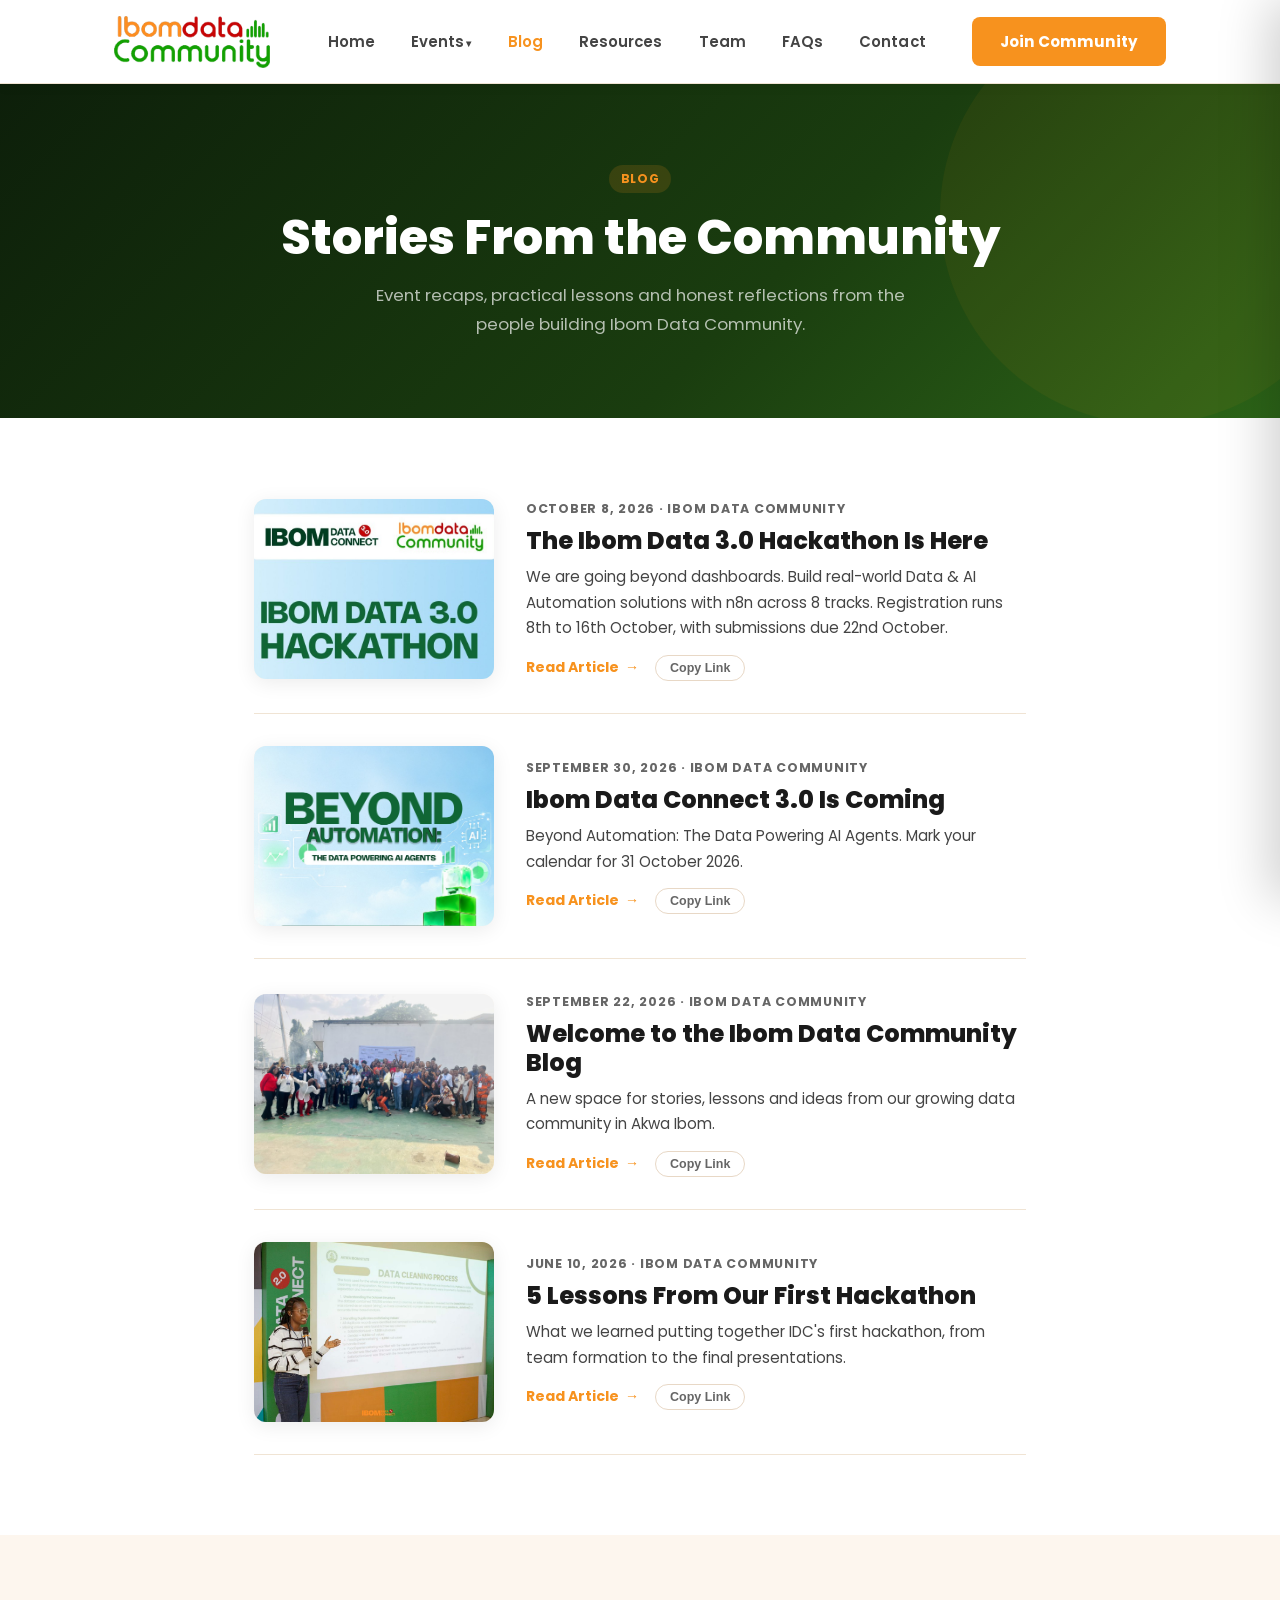
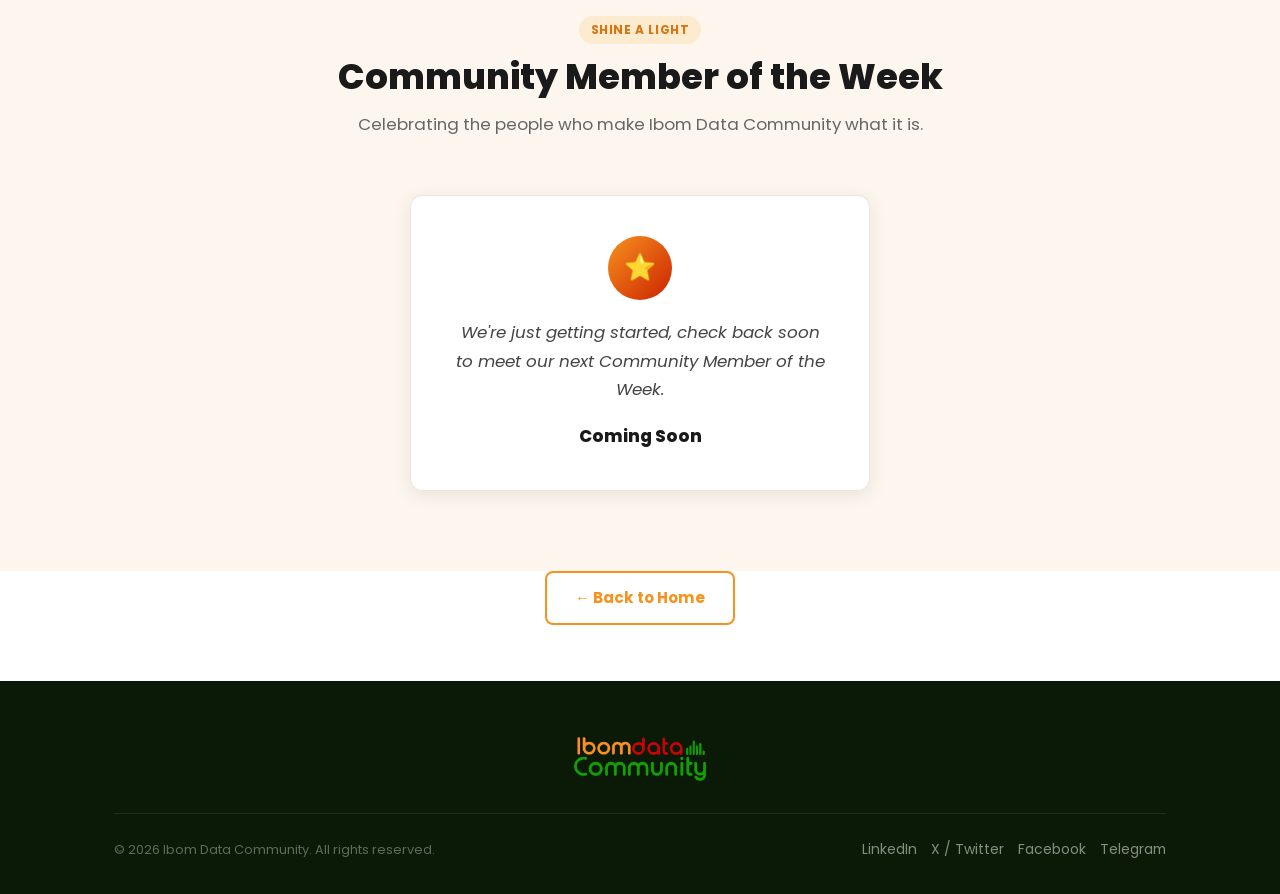
<file: blog.html>
<!DOCTYPE html>
<html lang="en">
<head>
  <meta charset="UTF-8"/>
  <meta name="viewport" content="width=device-width, initial-scale=1.0"/>
  <title>Blog | Ibom Data Community</title>
  <link rel="icon" type="image/png" sizes="32x32" href="images/favicon-32.png"/>
  <link rel="icon" type="image/png" sizes="16x16" href="images/favicon-16.png"/>
  <link rel="apple-touch-icon" href="images/apple-touch-icon.png"/>
  <meta name="description" content="Stories, lessons and ideas from Ibom Data Community: event recaps, tutorials and reflections from our data community in Akwa Ibom."/>
  <link rel="stylesheet" href="style.css?v=5"/>
  <style>
    .blog-hero{background:linear-gradient(135deg,#0D1F0A 0%,#1A3D0F 60%,#2D6618 100%);padding:80px 0;text-align:center;position:relative;overflow:hidden;}
    .blog-hero::before{content:'';position:absolute;top:-80px;right:-80px;width:420px;height:420px;border-radius:50%;background:var(--orange);opacity:.06;}
    .blog-hero h1{color:white;margin-bottom:14px;position:relative;z-index:1;}
    .blog-hero p{color:rgba(255,255,255,.68);font-size:1.05rem;max-width:560px;margin:0 auto;position:relative;z-index:1;}

    .blog-list{display:flex;flex-direction:column;}
    .blog-post-item{
      display:grid;grid-template-columns:240px 1fr;gap:32px;align-items:center;
      padding:32px 0;border-bottom:1px solid var(--border-light);
    }
    .blog-post-item:first-child{padding-top:0;}
    .blog-post-thumb{
      position:relative;width:100%;aspect-ratio:4/3;border-radius:var(--radius);
      overflow:hidden;background:var(--cream);box-shadow:var(--shadow);
    }
    .blog-post-thumb img{width:100%;height:100%;object-fit:cover;transition:transform .6s ease;}
    .blog-post-item:hover .blog-post-thumb img{transform:scale(1.04);}
    .blog-post-meta{font-size:.78rem;font-weight:700;text-transform:uppercase;letter-spacing:.06em;color:var(--text-light);margin-bottom:8px;display:block;}
    .blog-post-body h2{font-size:clamp(1.15rem,2vw,1.5rem);margin-bottom:8px;}
    .blog-post-body p{font-size:.94rem;color:var(--text-mid);margin-bottom:14px;max-width:600px;}
    .blog-post-cta{display:inline-flex;align-items:center;gap:6px;color:var(--orange);font-weight:700;font-size:.88rem;}
    .blog-post-cta-arrow{display:inline-block;transition:transform .2s ease;}
    .blog-post-item:hover .blog-post-cta-arrow{transform:translateX(4px);}
    .blog-post-actions{display:flex;align-items:center;gap:16px;flex-wrap:wrap;}
    .blog-post-share{
      display:inline-flex;align-items:center;gap:6px;background:none;border:1px solid var(--border);
      border-radius:20px;padding:5px 14px;cursor:pointer;font-size:.78rem;font-weight:600;
      color:var(--text-light);transition:all .2s ease;
    }
    .blog-post-share:hover{color:var(--orange);border-color:var(--orange);}
    .blog-post-share.copied{color:var(--green);border-color:var(--green);}

    .blog-empty{text-align:center;padding:40px 0;color:var(--text-light);}

    @media(max-width:640px){
      .blog-post-item{grid-template-columns:1fr;gap:16px;}
      .blog-post-thumb{aspect-ratio:16/10;}
    }
  @media(max-width:640px){.blog-hero{padding:44px 0;}}
  </style>
</head>
<body>

<nav class="navbar">
  <div class="container nav-inner">
    <a href="index.html" class="nav-logo"><img src="images/logo-new.png" alt="Ibom Data Community"/></a>
    <ul class="nav-links">
      <li><a href="index.html">Home</a></li>
      <li class="dropdown">
        <a href="#">Events</a>
        <ul class="dropdown-menu">
          <li><a href="data-connect-2024.html">Ibom Data Connect 1.0</a></li>
          <li><a href="tech-mixer-2025.html">Tech Mixer 2025</a></li>
          <li><a href="ibom-data-connect-2025.html">Ibom Data Connect 2.0</a></li>
          <li><a href="hackathon-2025.html">Hackathon 2025</a></li>
          <li><a href="ibom-data-connect-3.html">Ibom Data Connect 3.0 (2026)</a></li>
        </ul>
      </li>
      <li><a href="blog.html" class="active">Blog</a></li>
      <li><a href="resources.html">Resources</a></li>
      <li><a href="team.html">Team</a></li>
      <li><a href="faqs.html">FAQs</a></li>
      <li><a href="contact.html">Contact</a></li>
    </ul>
    <a href="https://forms.gle/GvVMkUcGDKdPKGCW6" class="btn btn-primary nav-cta">Join Community</a>
    <div class="hamburger" onclick="toggleMobileNav()"><span></span><span></span><span></span></div>
  </div>
</nav>
<div class="nav-overlay" id="navOverlay"></div>
<div class="mobile-nav" id="mobileNav">
  <div class="nav-panel-header">
    <img class="nav-panel-logo" src="images/logo-new.png" alt="Ibom Data Community"/>
    <button class="nav-panel-close" onclick="toggleMobileNav()" aria-label="Close menu">✕</button>
  </div>
  <nav class="nav-panel-links">
    <a href="index.html">Home</a>
    <div class="nav-panel-accordion">
      <button type="button" class="nav-panel-accordion-trigger">Events <span class="chev">⌄</span></button>
      <div class="nav-panel-accordion-body">
        <a href="data-connect-2024.html">Ibom Data Connect 1.0</a>
        <a href="tech-mixer-2025.html">Tech Mixer 2025</a>
        <a href="ibom-data-connect-2025.html">Ibom Data Connect 2.0</a>
        <a href="hackathon-2025.html">Hackathon 2025</a>
        <a href="ibom-data-connect-3.html">Ibom Data Connect 3.0</a>
      </div>
    </div>
    <a href="blog.html">Blog</a>
    <a href="resources.html">Resources</a>
    <a href="team.html">Team</a>
    <a href="faqs.html">FAQs</a>
    <a href="contact.html">Contact</a>
  </nav>
  <a href="https://forms.gle/GvVMkUcGDKdPKGCW6" target="_blank" class="btn btn-primary nav-panel-cta">Join Community</a>
</div>

<!-- HERO -->
<section class="blog-hero">
  <div class="container" style="position:relative;z-index:1;">
    <div class="tag" style="background:rgba(247,146,30,.15);color:var(--orange);margin-bottom:16px;">Blog</div>
    <h1>Stories From the Community</h1>
    <p>Event recaps, practical lessons and honest reflections from the people building Ibom Data Community.</p>
  </div>
</section>

<!-- POSTS -->
<section class="section section-white">
  <div class="container" style="max-width:820px;">
    <div class="blog-list" id="blogList">
      <noscript><p>Enable JavaScript to view blog posts.</p></noscript>
    </div>
  </div>
</section>

<!-- ── MEMBER SPOTLIGHT ── -->
<section id="shine-a-light" class="section section-cream">
  <div class="container">
    <div class="section-header">
      <div class="tag">Shine a Light</div>
      <h2>Community Member of the Week</h2>
      <p>Celebrating the people who make Ibom Data Community what it is.</p>
    </div>
    <div class="spotlight-grid" id="spotlightGrid">
      <div class="spotlight-wrap" id="spotlightBlock" style="display:none;">
        <button class="spotlight-nav-btn" id="spotlightPrev" aria-label="Previous spotlight">←</button>
        <div class="spotlight-card" id="spotlightCard"></div>
        <button class="spotlight-nav-btn" id="spotlightNext" aria-label="Next spotlight">→</button>
      </div>
      <div class="spotlight-wrap" id="birthdayBlock" style="display:none;">
        <button class="spotlight-nav-btn" id="birthdayPrev" aria-label="Previous birthday">←</button>
        <div class="spotlight-card" id="birthdayCard"></div>
        <button class="spotlight-nav-btn" id="birthdayNext" aria-label="Next birthday">→</button>
      </div>
    </div>
  </div>
</section>

<div style="text-align:center;padding:0 0 56px;"><a href="index.html" class="btn btn-outline">&larr; Back to Home</a></div>

<footer class="footer">
  <div class="container">
    <img class="footer-logo-img" src="images/logo-new.png" alt="Ibom Data Community"/>
    <div class="footer-bottom"><span>© 2026 Ibom Data Community. All rights reserved.</span><div class="social-links"><a href="https://www.linkedin.com/company/ibom-data-community/" target="_blank" rel="noopener">LinkedIn</a><a href="https://x.com/ibomdata" target="_blank" rel="noopener">X / Twitter</a><a href="https://www.facebook.com/profile.php?id=6156" target="_blank" rel="noopener">Facebook</a><a href="https://t.me/+qV1_0I_eZ5g2OTY0" target="_blank" rel="noopener">Telegram</a></div></div>
  </div>
</footer>

<script src="js/main.js?v=4"></script>
<script src="js/content.js?v=12"></script>
</body>
</html>
</file>
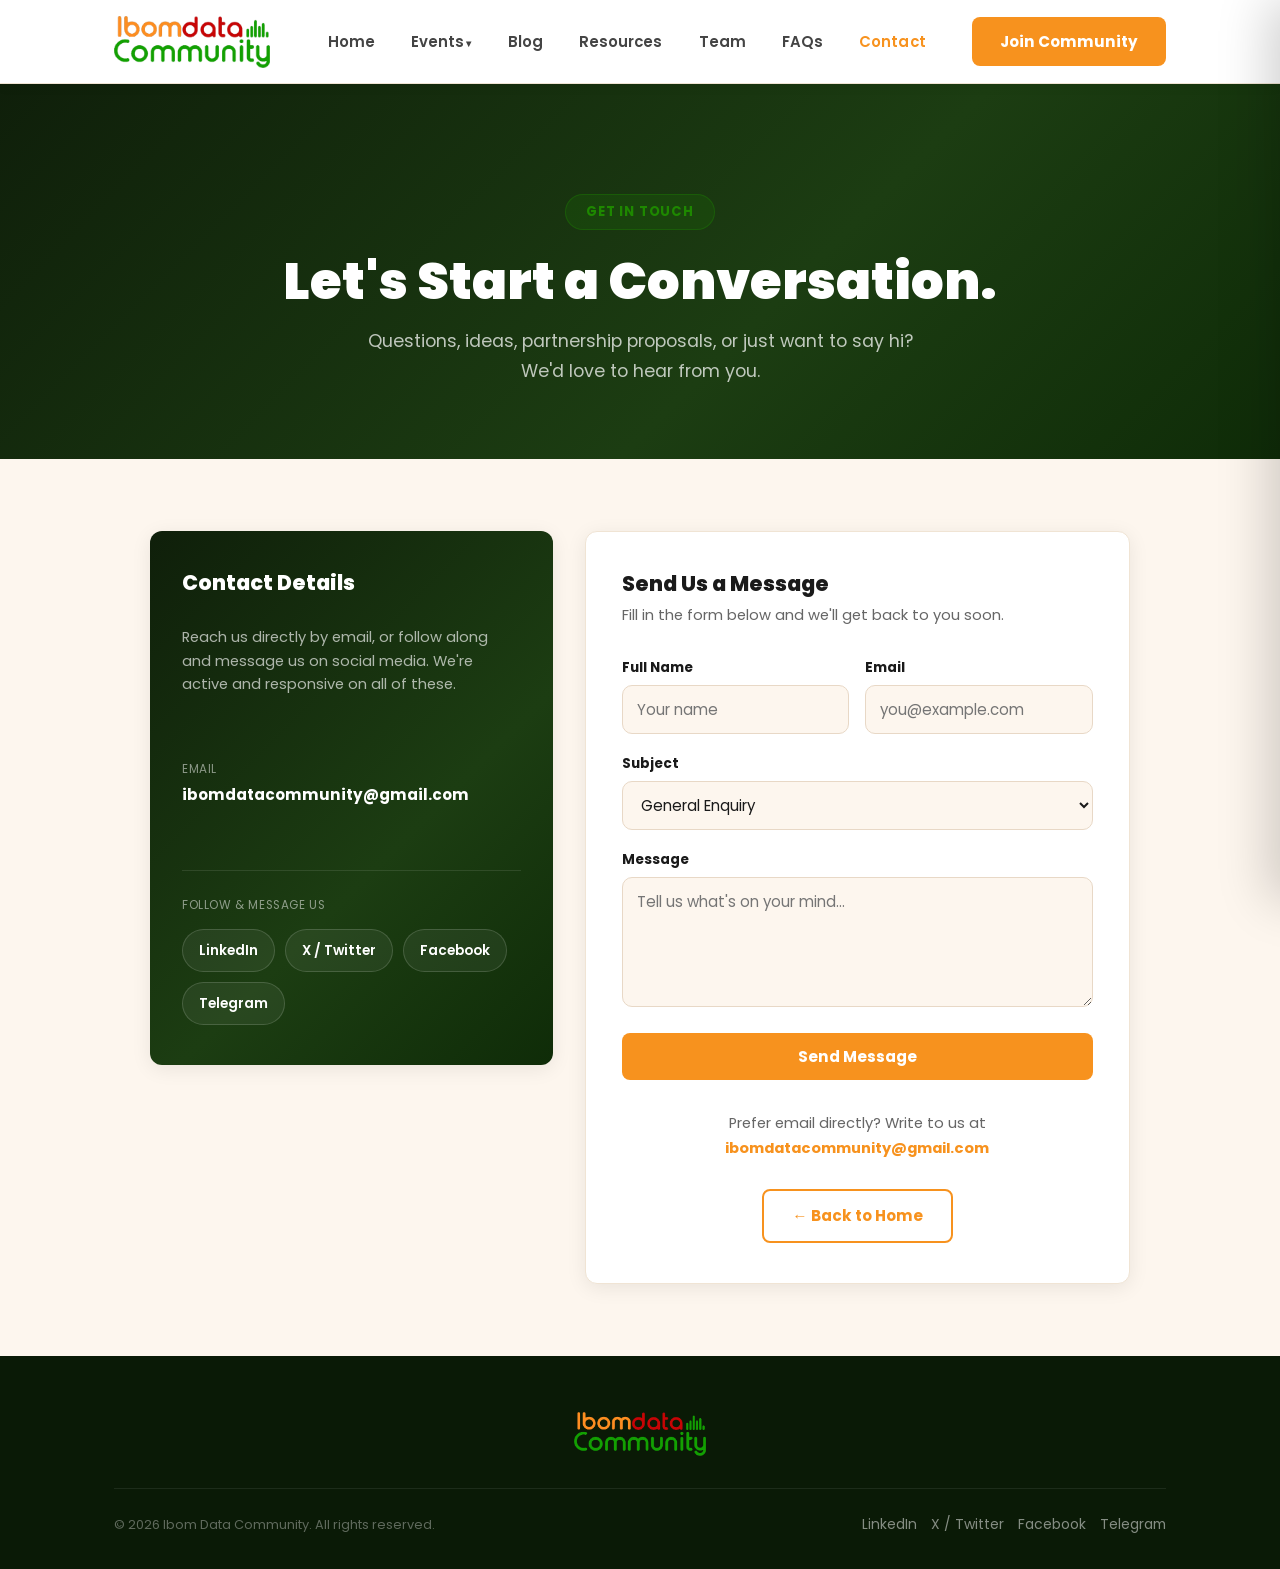
<file: contact.html>
<!DOCTYPE html>
<html lang="en">
<head>
  <meta charset="UTF-8"/>
  <meta name="viewport" content="width=device-width, initial-scale=1.0"/>
  <title>Contact Us | Ibom Data Community</title>
  <link rel="icon" type="image/png" sizes="32x32" href="images/favicon-32.png"/>
  <link rel="icon" type="image/png" sizes="16x16" href="images/favicon-16.png"/>
  <link rel="apple-touch-icon" href="images/apple-touch-icon.png"/>
  <meta name="description" content="Get in touch with Ibom Data Community. Email us, follow our socials, or send us a message."/>
  <link rel="stylesheet" href="style.css?v=5"/>
  <style>
    .contact-hero {
      background: linear-gradient(135deg, #0F1F0A 0%, #1C3D12 60%, #0F2C08 100%);
      padding: 110px 0 72px;
      text-align: center;
    }
    .contact-hero .badge {
      display: inline-block;
      background: rgba(30,136,0,.18);
      color: var(--green);
      border: 1px solid rgba(30,136,0,.35);
      border-radius: 40px;
      padding: 6px 20px;
      font-size: .82rem;
      font-weight: 700;
      letter-spacing: .06em;
      text-transform: uppercase;
      margin-bottom: 22px;
    }
    .contact-hero h1 {
      font-family: 'Poppins', sans-serif;
      font-size: clamp(2rem, 5vw, 3.2rem);
      font-weight: 900;
      color: #fff;
      margin: 0 0 16px;
      line-height: 1.15;
    }
    .contact-hero p {
      color: rgba(255,255,255,.72);
      font-size: 1.1rem;
      max-width: 560px;
      margin: 0 auto;
    }

    .contact-body { background: var(--cream); padding: 72px 0; }
    .contact-grid {
      display: grid;
      grid-template-columns: .85fr 1.15fr;
      gap: 32px;
      align-items: start;
      max-width: 980px;
      margin: 0 auto;
    }

    .contact-info {
      background: linear-gradient(135deg, #0F1F0A 0%, #1C3D12 60%, #0F2C08 100%);
      border-radius: var(--radius);
      padding: 40px 32px;
      box-shadow: var(--shadow);
    }
    .contact-info h3 { color: #fff; font-size: 1.3rem; margin: 0 0 10px; }
    .contact-info > p { color: rgba(255,255,255,.65); font-size: .92rem; line-height: 1.6; margin: 0 0 28px; }

    .contact-line {
      display: flex; align-items: center; gap: 14px;
      padding: 14px 0; border-top: 1px solid rgba(255,255,255,.1);
    }
    .contact-line:first-of-type { border-top: none; }
    .contact-line a, .contact-line span.label-text {
      color: #fff; font-weight: 700; font-size: .95rem; word-break: break-word;
    }
    .contact-line a:hover { color: var(--orange); }
    .contact-line .l { display: block; color: rgba(255,255,255,.5); font-size: .74rem; text-transform: uppercase; letter-spacing: .05em; margin-bottom: 2px; }

    .contact-socials { margin-top: 28px; padding-top: 24px; border-top: 1px solid rgba(255,255,255,.1); }
    .contact-socials .l { display: block; color: rgba(255,255,255,.5); font-size: .74rem; text-transform: uppercase; letter-spacing: .05em; margin-bottom: 14px; }
    .contact-social-row { display: flex; flex-wrap: wrap; gap: 10px; }
    .contact-social-row a {
      display: inline-flex; align-items: center; gap: 8px;
      background: rgba(255,255,255,.06); border: 1px solid rgba(255,255,255,.15);
      color: #fff; font-size: .85rem; font-weight: 600;
      padding: 9px 16px; border-radius: 40px; transition: all .2s ease;
    }
    .contact-social-row a:hover { background: var(--orange); border-color: var(--orange); transform: translateY(-2px); }

    .contact-form-card {
      background: #fff; border-radius: var(--radius); box-shadow: var(--shadow);
      border: 1px solid var(--border-light); padding: 40px 36px;
    }
    .contact-form-card h3 { font-size: 1.3rem; margin: 0 0 6px; }
    .contact-form-card > p { color: var(--text-light); font-size: .92rem; margin: 0 0 28px; }

    .form-row { display: grid; grid-template-columns: 1fr 1fr; gap: 16px; }
    .form-group { margin-bottom: 18px; }
    .form-group label {
      display: block; font-size: .85rem; font-weight: 700; color: var(--text-dark);
      margin-bottom: 6px;
    }
    .form-group input, .form-group select, .form-group textarea {
      width: 100%; padding: 12px 14px; border-radius: 10px;
      border: 1px solid var(--border); font-family: 'Poppins', sans-serif;
      font-size: .94rem; color: var(--text-dark); background: var(--cream);
      transition: border-color .2s ease;
    }
    .form-group input:focus, .form-group select:focus, .form-group textarea:focus {
      outline: none; border-color: var(--orange); background: #fff;
    }
    .form-group textarea { resize: vertical; min-height: 130px; }

    .contact-form-card button[type="submit"] {
      width: 100%; border: none; cursor: pointer; font-family: 'Poppins', sans-serif;
    }

    .form-note { font-size: .8rem; color: var(--text-light); margin-top: 14px; text-align: center; }
    .form-status { font-size: .88rem; font-weight: 600; margin-top: 14px; text-align: center; min-height: 1.2em; }
    .form-status.is-success { color: var(--green); }
    .form-status.is-error { color: var(--red, #c0392b); }

    @media (max-width: 760px) {
      .contact-grid { grid-template-columns: 1fr; }
      .form-row { grid-template-columns: 1fr; }
      .contact-form-card { padding: 28px 22px; }
    }
  @media(max-width:640px){.contact-hero{padding:44px 0;}}
  </style>
</head>
<body>

<!-- ── NAVBAR ── -->
<nav class="navbar">
  <div class="container nav-inner">
    <a href="index.html" class="nav-logo"><img src="images/logo-new.png" alt="Ibom Data Community"/></a>
    <ul class="nav-links">
      <li><a href="index.html">Home</a></li>
      <li class="dropdown">
        <a href="#">Events</a>
        <ul class="dropdown-menu">
          <li><a href="data-connect-2024.html">Ibom Data Connect 1.0</a></li>
          <li><a href="tech-mixer-2025.html">Tech Mixer 2025</a></li>
          <li><a href="ibom-data-connect-2025.html">Ibom Data Connect 2.0</a></li>
          <li><a href="hackathon-2025.html">Hackathon 2025</a></li>
          <li><a href="ibom-data-connect-3.html">Ibom Data Connect 3.0 (2026)</a></li>
        </ul>
      </li>
      <li><a href="blog.html">Blog</a></li>
      <li><a href="resources.html">Resources</a></li>
      <li><a href="team.html">Team</a></li>
      <li><a href="faqs.html">FAQs</a></li>
      <li><a href="contact.html" class="active">Contact</a></li>
    </ul>
    <a href="https://forms.gle/GvVMkUcGDKdPKGCW6" class="btn btn-primary nav-cta">Join Community</a>
    <div class="hamburger" onclick="toggleMobileNav()"><span></span><span></span><span></span></div>
  </div>
</nav>
<div class="nav-overlay" id="navOverlay"></div>
<div class="mobile-nav" id="mobileNav">
  <div class="nav-panel-header">
    <img class="nav-panel-logo" src="images/logo-new.png" alt="Ibom Data Community"/>
    <button class="nav-panel-close" onclick="toggleMobileNav()" aria-label="Close menu">Close</button>
  </div>
  <nav class="nav-panel-links">
    <a href="index.html">Home</a>
    <div class="nav-panel-accordion">
      <button type="button" class="nav-panel-accordion-trigger">Events</button>
      <div class="nav-panel-accordion-body">
        <a href="data-connect-2024.html">Ibom Data Connect 1.0</a>
        <a href="tech-mixer-2025.html">Tech Mixer 2025</a>
        <a href="ibom-data-connect-2025.html">Ibom Data Connect 2.0</a>
        <a href="hackathon-2025.html">Hackathon 2025</a>
        <a href="ibom-data-connect-3.html">Ibom Data Connect 3.0</a>
      </div>
    </div>
    <a href="blog.html">Blog</a>
    <a href="resources.html">Resources</a>
    <a href="team.html">Team</a>
    <a href="faqs.html">FAQs</a>
    <a href="contact.html">Contact</a>
  </nav>
  <a href="https://forms.gle/GvVMkUcGDKdPKGCW6" target="_blank" class="btn btn-primary nav-panel-cta">Join Community</a>
</div>

<!-- ── HERO ── -->
<section class="contact-hero">
  <div class="container">
    <span class="badge">Get In Touch</span>
    <h1>Let's Start a Conversation.</h1>
    <p>Questions, ideas, partnership proposals, or just want to say hi? We'd love to hear from you.</p>
  </div>
</section>

<!-- ── CONTACT BODY ── -->
<section class="contact-body">
  <div class="container">
    <div class="contact-grid">

      <!-- INFO CARD -->
      <div class="contact-info">
        <h3>Contact Details</h3>
        <p>Reach us directly by email, or follow along and message us on social media. We're active and responsive on all of these.</p>

        <div class="contact-line">
          <div><span class="l">Email</span><a href="mailto:ibomdatacommunity@gmail.com">ibomdatacommunity@gmail.com</a></div>
        </div>

        <div class="contact-socials">
          <span class="l">Follow &amp; Message Us</span>
          <div class="contact-social-row">
            <a href="https://www.linkedin.com/company/ibom-data-community/" target="_blank" rel="noopener">LinkedIn</a>
            <a href="https://x.com/ibomdata" target="_blank" rel="noopener">X / Twitter</a>
            <a href="https://www.facebook.com/profile.php?id=6156" target="_blank" rel="noopener">Facebook</a>
            <a href="https://t.me/+qV1_0I_eZ5g2OTY0" target="_blank" rel="noopener">Telegram</a>
          </div>
        </div>
      </div>

      <!-- FORM CARD -->
      <div class="contact-form-card">
        <h3>Send Us a Message</h3>
        <p>Fill in the form below and we'll get back to you soon.</p>
        <form id="contactForm">
          <div class="form-row">
            <div class="form-group">
              <label for="cf-name">Full Name</label>
              <input type="text" id="cf-name" name="name" placeholder="Your name" required/>
            </div>
            <div class="form-group">
              <label for="cf-email">Email</label>
              <input type="email" id="cf-email" name="email" placeholder="you@example.com" required/>
            </div>
          </div>
          <div class="form-group">
            <label for="cf-subject">Subject</label>
            <select id="cf-subject" name="subject">
              <option>General Enquiry</option>
              <option>Joining the Community</option>
              <option>Partnership / Sponsorship</option>
              <option>Volunteer / Mentor</option>
              <option>Event Question</option>
              <option>Other</option>
            </select>
          </div>
          <div class="form-group">
            <label for="cf-message">Message</label>
            <textarea id="cf-message" name="message" placeholder="Tell us what's on your mind..." required></textarea>
          </div>
          <button type="submit" class="btn btn-primary" id="cf-submit">Send Message</button>
          <p class="form-status" id="cf-status" role="status" aria-live="polite"></p>
        </form>
        <p class="form-note">Prefer email directly? Write to us at <a href="mailto:ibomdatacommunity@gmail.com" style="color:var(--orange);font-weight:700;">ibomdatacommunity@gmail.com</a></p>
        <div style="text-align:center;margin-top:20px;"><a href="index.html" class="btn btn-outline">&larr; Back to Home</a></div>
      </div>

    </div>
  </div>
</section>

<!-- ── FOOTER ── -->
<footer class="footer">
  <div class="container">
    <img class="footer-logo-img" src="images/logo-new.png" alt="Ibom Data Community"/>
    <div class="footer-bottom"><span>© 2026 Ibom Data Community. All rights reserved.</span><div class="social-links"><a href="https://www.linkedin.com/company/ibom-data-community/" target="_blank" rel="noopener">LinkedIn</a><a href="https://x.com/ibomdata" target="_blank" rel="noopener">X / Twitter</a><a href="https://www.facebook.com/profile.php?id=6156" target="_blank" rel="noopener">Facebook</a><a href="https://t.me/+qV1_0I_eZ5g2OTY0" target="_blank" rel="noopener">Telegram</a></div></div>
  </div>
</footer>

<script src="js/main.js?v=4"></script>
<script>
  (function () {
    var form = document.getElementById('contactForm');
    if (!form) return;
    var submitBtn = document.getElementById('cf-submit');
    var status = document.getElementById('cf-status');

    form.addEventListener('submit', function (e) {
      e.preventDefault();
      status.textContent = '';
      status.className = 'form-status';
      submitBtn.disabled = true;
      var originalText = submitBtn.textContent;
      submitBtn.textContent = 'Sending…';

      var payload = {
        name: document.getElementById('cf-name').value,
        email: document.getElementById('cf-email').value,
        subject: document.getElementById('cf-subject').value,
        message: document.getElementById('cf-message').value
      };

      fetch('/.netlify/functions/send-email', {
        method: 'POST',
        headers: { 'Content-Type': 'application/json' },
        body: JSON.stringify(payload)
      })
        .then(function (res) { return res.json().then(function (data) { return { ok: res.ok, data: data }; }); })
        .then(function (result) {
          if (!result.ok) throw new Error((result.data && result.data.error) || 'Failed to send');
          status.textContent = "Message sent. We'll get back to you soon!";
          status.classList.add('is-success');
          form.reset();
        })
        .catch(function () {
          status.textContent = "Something went wrong. Please email us directly at ibomdatacommunity@gmail.com.";
          status.classList.add('is-error');
        })
        .finally(function () {
          submitBtn.disabled = false;
          submitBtn.textContent = originalText;
        });
    });
  })();
</script>
</body>
</html>
</file>
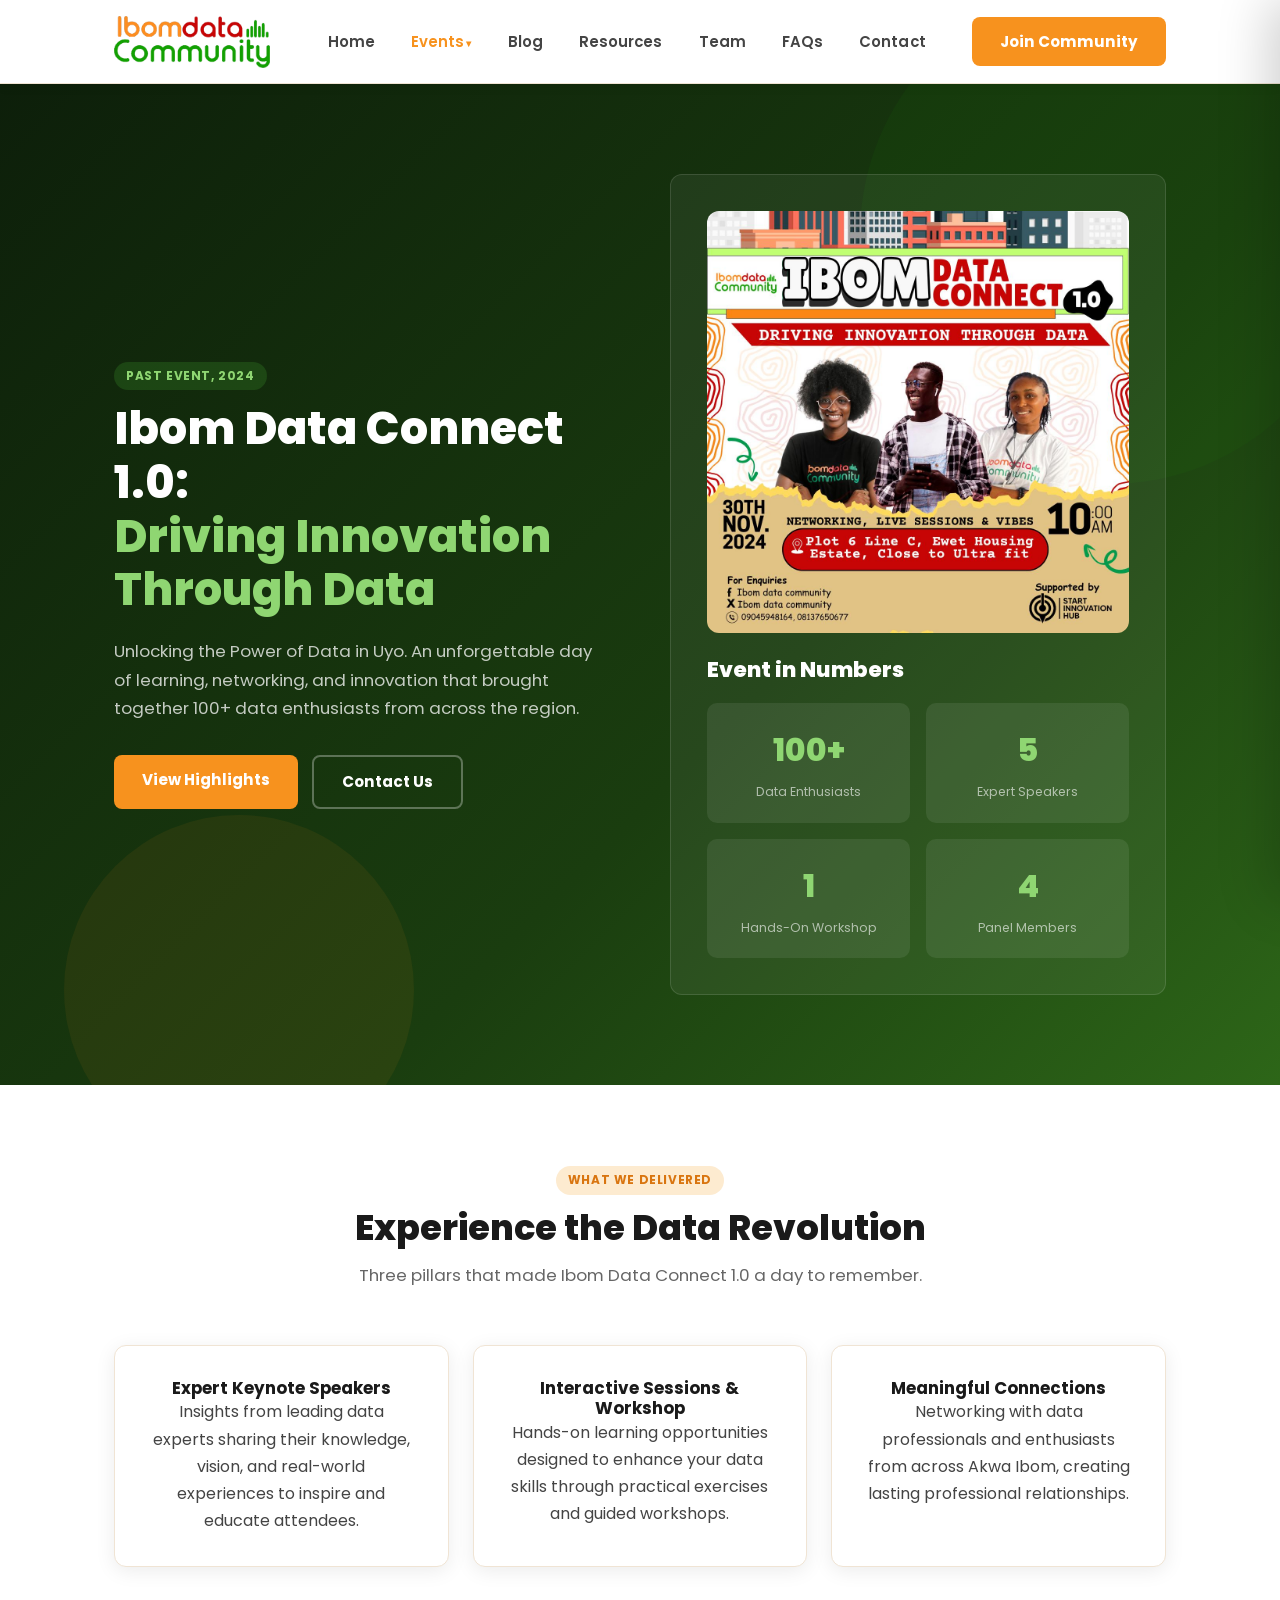
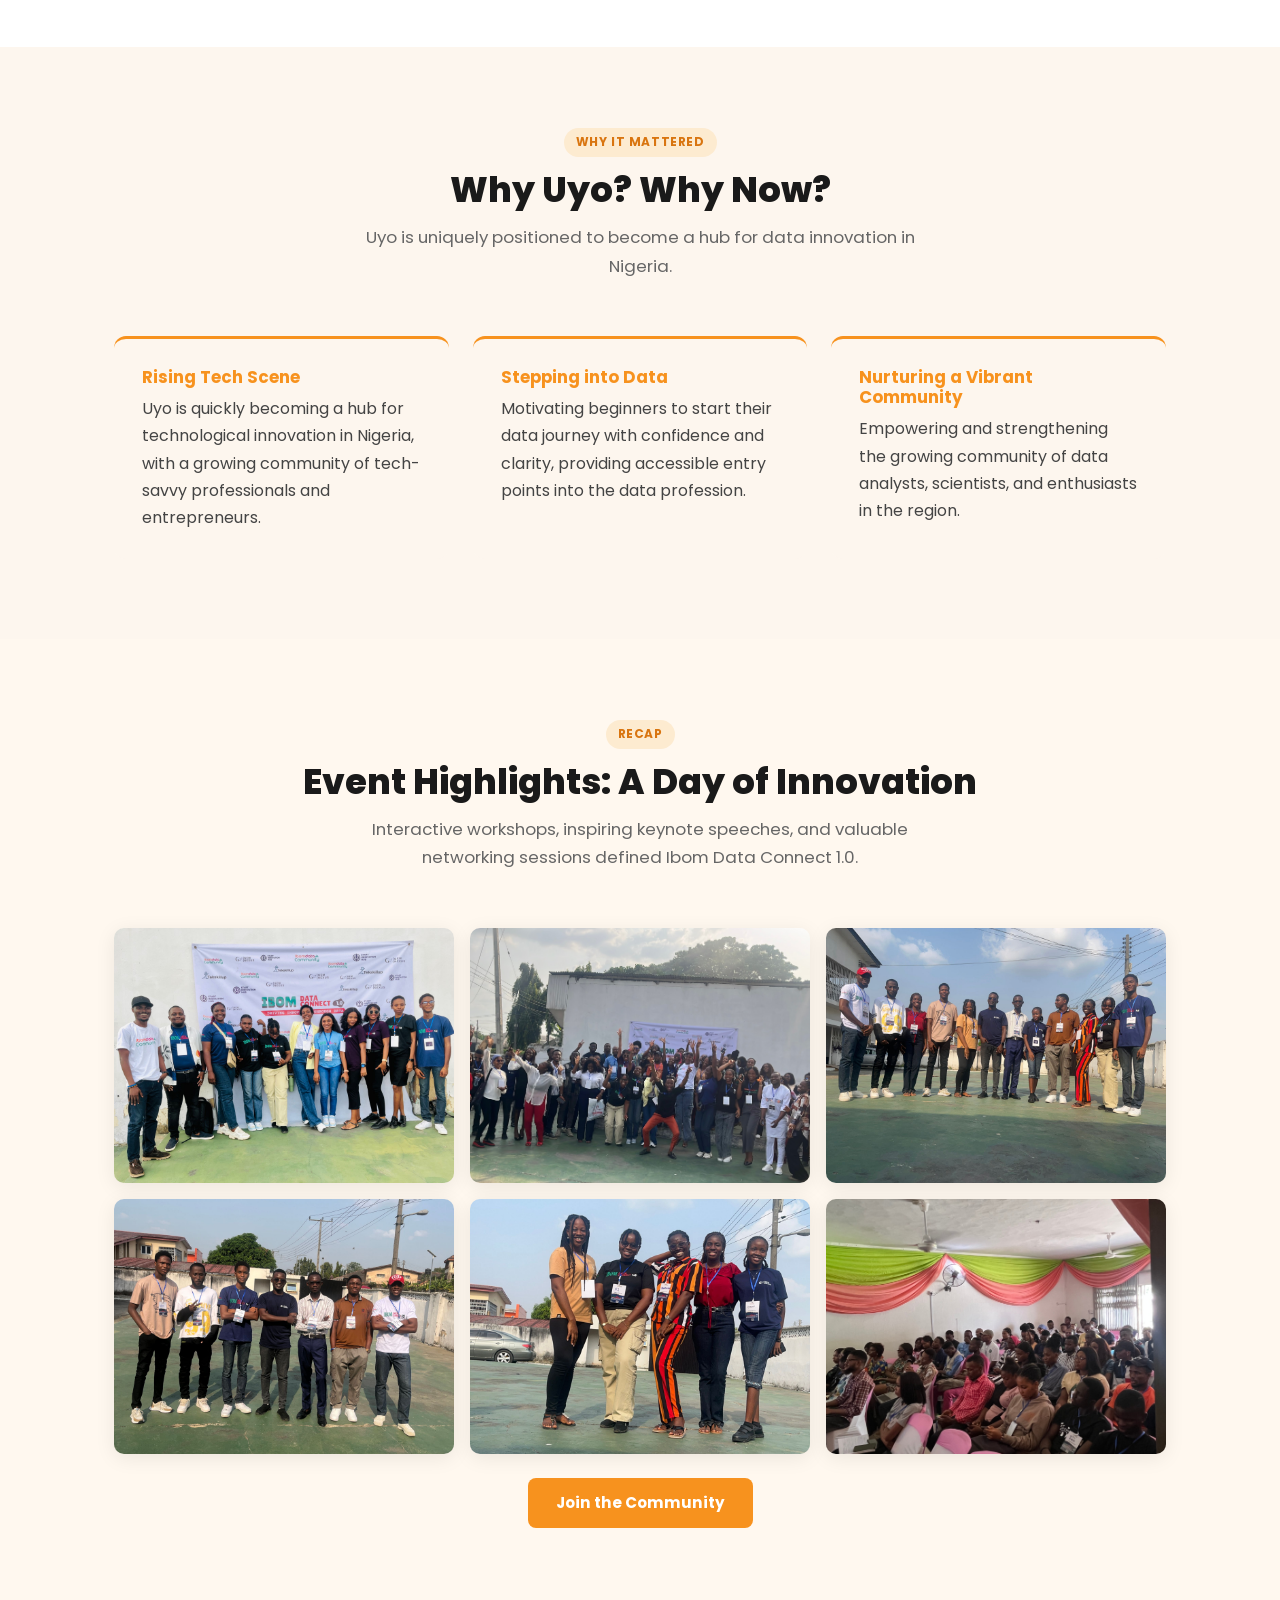
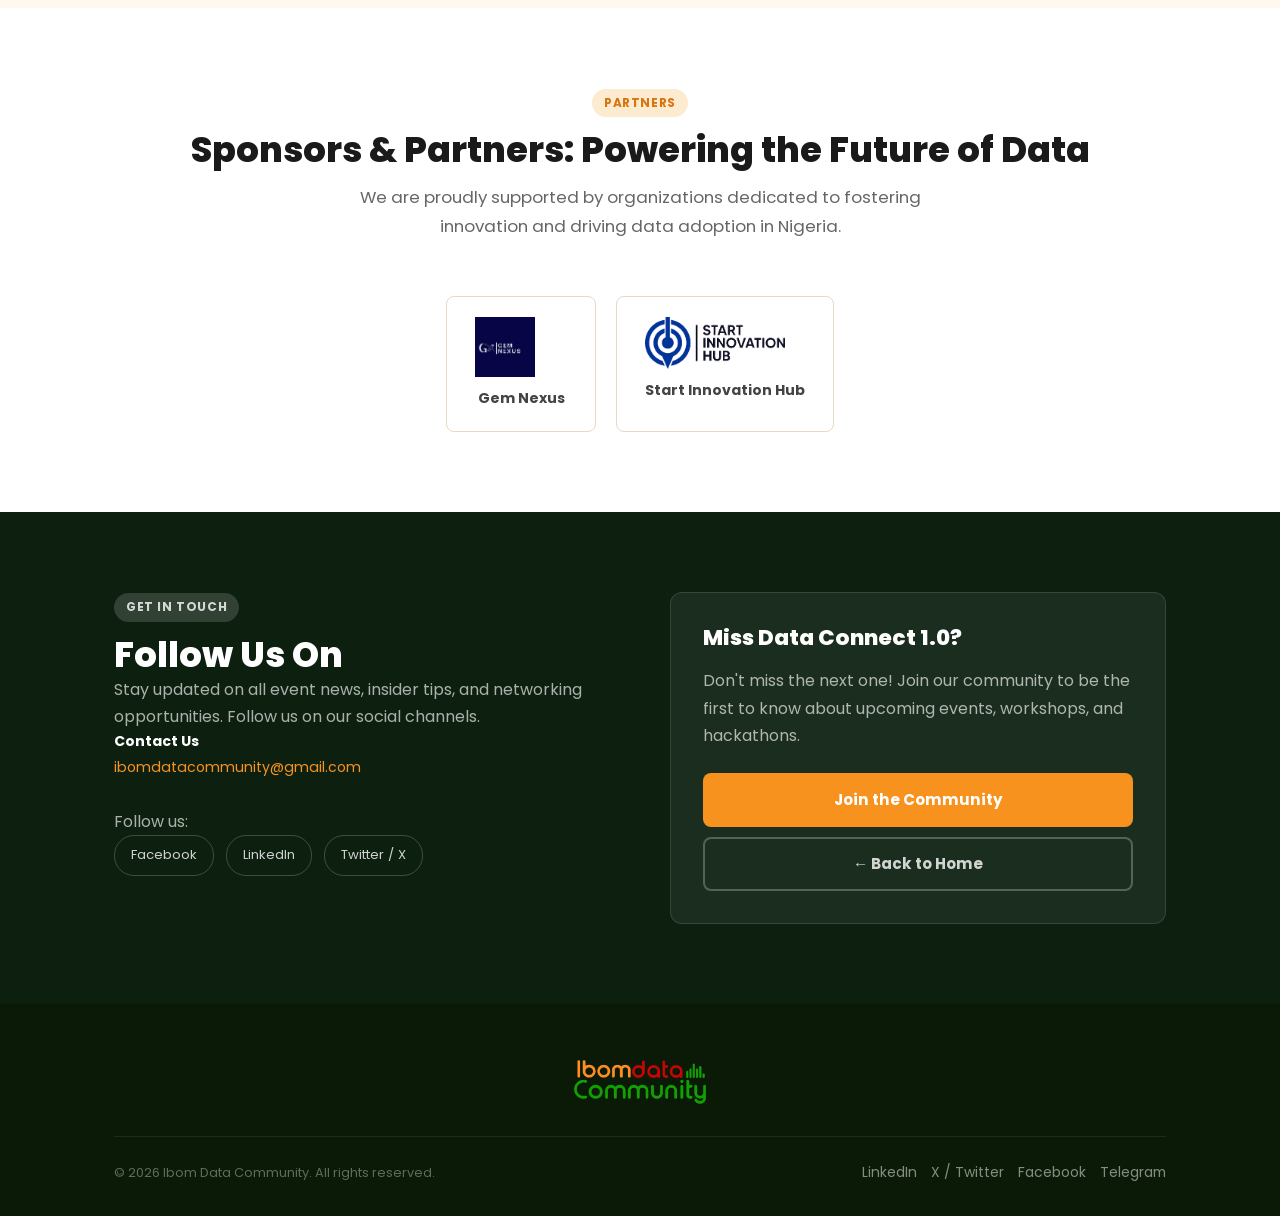
<file: data-connect-2024.html>
<!DOCTYPE html>
<html lang="en">
<head>
  <meta charset="UTF-8" />
  <meta name="viewport" content="width=device-width, initial-scale=1.0" />
  <title>Ibom Data Connect 1.0 | Ibom Data Community</title>
  <link rel="icon" type="image/png" sizes="32x32" href="images/favicon-32.png"/>
  <link rel="icon" type="image/png" sizes="16x16" href="images/favicon-16.png"/>
  <link rel="apple-touch-icon" href="images/apple-touch-icon.png"/>
  <meta name="description" content="Ibom Data Connect 1.0: Driving Innovation Through Data. A landmark event in Uyo, Akwa Ibom, filled with learning, networking, and innovation." />
  <link rel="stylesheet" href="style.css?v=5" />
  <style>
    .dc-hero { background:linear-gradient(135deg,#0D1F0A 0%,#1A3D0F 60%,#2D6618 100%); color:white; padding:90px 0; position:relative; overflow:hidden; }
    .dc-hero::before { content:''; position:absolute; top:-100px; right:-80px; width:500px; height:500px; border-radius:50%; background:var(--green); opacity:.08; }
    .dc-hero::after { content:''; position:absolute; bottom:-80px; left:5%; width:350px; height:350px; border-radius:50%; background:var(--orange); opacity:.07; }
    .dc-hero-inner { display:grid; grid-template-columns:1fr 1fr; gap:60px; align-items:center; position:relative; z-index:1; }
    .dc-hero h1 { font-size:clamp(1.8rem,3.5vw,3rem); margin-bottom:20px; line-height:1.2; color:white; }
    .dc-hero h1 span { color:#8fd672; }
    .dc-hero .sub { font-size:1.05rem; color:rgba(255,255,255,.75); margin-bottom:32px; line-height:1.7; }
    .dc-hero-actions { display:flex; gap:14px; flex-wrap:wrap; }
    .dc-visual { background:rgba(255,255,255,.06); border:1px solid rgba(255,255,255,.12); border-radius:var(--radius); padding:36px; }
    .dc-visual h3 { color:white; margin-bottom:20px; }
    .dc-stat-grid { display:grid; grid-template-columns:1fr 1fr; gap:16px; }
    .dc-stat { background:rgba(255,255,255,.08); border-radius:10px; padding:20px; text-align:center; }
    .dc-stat .n { font-size:2rem; font-weight:800; color:#8fd672; display:block; }
    .dc-stat .l { font-size:.78rem; color:rgba(255,255,255,.6); margin-top:4px; }
    .experience-card { background:var(--white); border-radius:var(--radius); padding:32px; box-shadow:var(--shadow); border:1px solid var(--border-light); text-align:center; }
    .why-card { background:var(--cream); border-radius:var(--radius); padding:28px; border-top:3px solid var(--orange); }
    .why-card h4 { margin-bottom:8px; color:var(--orange); }
    .highlight-gallery { display:grid; grid-template-columns:repeat(3,1fr); gap:16px; margin-bottom:24px; }
    .highlight-img { border-radius:10px; aspect-ratio:4/3; overflow:hidden; box-shadow:var(--shadow); }
    .highlight-img img { width:100%; height:100%; object-fit:cover; display:block; }
    @media(max-width:900px){.dc-hero-inner{grid-template-columns:1fr}.highlight-gallery{grid-template-columns:1fr 1fr}}
    @media(max-width:640px){.highlight-gallery{grid-template-columns:1fr}}
  @media(max-width:640px){
    .dc-hero{padding:40px 0;}
    .dc-hero .tag{margin-bottom:8px;}
    .dc-hero h1{margin-bottom:12px;font-size:1.6rem;}
    .dc-hero .sub{margin-bottom:20px;font-size:.92rem;}
  }
  </style>
</head>
<body>

<nav class="navbar">
  <div class="container nav-inner">
    <a href="index.html" class="nav-logo">
      <img src="images/logo-new.png" alt="Ibom Data Community"/>
    </a>
    <ul class="nav-links">
      <li><a href="index.html">Home</a></li>
      <li class="dropdown">
        <a href="#" class="active">Events</a>
        <ul class="dropdown-menu">
          <li><a href="data-connect-2024.html">Ibom Data Connect 1.0</a></li>
          <li><a href="tech-mixer-2025.html">Tech Mixer 2025</a></li>
          <li><a href="ibom-data-connect-2025.html">Ibom Data Connect 2.0</a></li>
          <li><a href="hackathon-2025.html">Hackathon 2025</a></li>
          <li><a href="ibom-data-connect-3.html">Ibom Data Connect 3.0 (2026)</a></li>
        </ul>
      </li>
      <li><a href="blog.html">Blog</a></li>
      <li><a href="resources.html">Resources</a></li>
      <li><a href="team.html">Team</a></li>
      <li><a href="faqs.html">FAQs</a></li>
      <li><a href="contact.html">Contact</a></li>
    </ul>
    <a href="https://forms.gle/GvVMkUcGDKdPKGCW6" class="btn btn-primary nav-cta">Join Community</a>
    <div class="hamburger" onclick="toggleMobileNav()">
      <span></span><span></span><span></span>
    </div>
  </div>
</nav>
<div class="nav-overlay" id="navOverlay"></div>
<div class="mobile-nav" id="mobileNav">
  <div class="nav-panel-header">
    <img class="nav-panel-logo" src="images/logo-new.png" alt="Ibom Data Community"/>
    <button class="nav-panel-close" onclick="toggleMobileNav()" aria-label="Close menu">✕</button>
  </div>
  <nav class="nav-panel-links">
    <a href="index.html">Home</a>
    <div class="nav-panel-accordion">
      <button type="button" class="nav-panel-accordion-trigger">Events <span class="chev">⌄</span></button>
      <div class="nav-panel-accordion-body">
        <a href="data-connect-2024.html">Ibom Data Connect 1.0</a>
        <a href="tech-mixer-2025.html">Tech Mixer 2025</a>
        <a href="ibom-data-connect-2025.html">Ibom Data Connect 2.0</a>
        <a href="hackathon-2025.html">Hackathon 2025</a>
        <a href="ibom-data-connect-3.html">Ibom Data Connect 3.0</a>
      </div>
    </div>
    <a href="blog.html">Blog</a>
    <a href="resources.html">Resources</a>
    <a href="team.html">Team</a>
    <a href="faqs.html">FAQs</a>
    <a href="contact.html">Contact</a>
  </nav>
  <a href="https://forms.gle/GvVMkUcGDKdPKGCW6" target="_blank" class="btn btn-primary nav-panel-cta">Join Community</a>
</div>

<!-- HERO -->
<section class="dc-hero">
  <div class="container dc-hero-inner">
    <div>
      <div class="tag" style="background:rgba(77,201,58,.18);color:#8fd672;">Past Event, 2024</div>
      <h1>Ibom Data Connect 1.0:<br/><span>Driving Innovation Through Data</span></h1>
      <p class="sub">Unlocking the Power of Data in Uyo. An unforgettable day of learning, networking, and innovation that brought together 100+ data enthusiasts from across the region.</p>
      <div class="dc-hero-actions">
        <a href="#highlights" class="btn btn-primary">View Highlights</a>
        <a href="contact.html" class="btn btn-outline" style="color:white;border-color:rgba(255,255,255,.3);">Contact Us</a>
      </div>
    </div>
    <div class="dc-visual">
      <img src="images/community/idc1-flyer.jpg" alt="Ibom Data Connect 1.0 event flyer" style="width:100%;border-radius:12px;margin-bottom:24px;display:block;"/>
      <h3>Event in Numbers</h3>
      <div class="dc-stat-grid">
        <div class="dc-stat"><span class="n">100+</span><div class="l">Data Enthusiasts</div></div>
        <div class="dc-stat"><span class="n">5</span><div class="l">Expert Speakers</div></div>
        <div class="dc-stat"><span class="n">1</span><div class="l">Hands-On Workshop</div></div>
        <div class="dc-stat"><span class="n">4</span><div class="l">Panel Members</div></div>
      </div>
    </div>
  </div>
</section>

<!-- EXPERIENCE THE DATA REVOLUTION -->
<section class="section section-white">
  <div class="container">
    <div class="section-header">
      <div class="tag">What We Delivered</div>
      <h2>Experience the Data Revolution</h2>
      <p>Three pillars that made Ibom Data Connect 1.0 a day to remember.</p>
    </div>
    <div class="card-grid-3">
      <div class="experience-card">
        <h4>Expert Keynote Speakers</h4>
        <p>Insights from leading data experts sharing their knowledge, vision, and real-world experiences to inspire and educate attendees.</p>
      </div>
      <div class="experience-card">
        <h4>Interactive Sessions &amp; Workshop</h4>
        <p>Hands-on learning opportunities designed to enhance your data skills through practical exercises and guided workshops.</p>
      </div>
      <div class="experience-card">
        <h4>Meaningful Connections</h4>
        <p>Networking with data professionals and enthusiasts from across Akwa Ibom, creating lasting professional relationships.</p>
      </div>
    </div>
  </div>
</section>

<!-- WHY UYO -->
<section class="section section-cream">
  <div class="container">
    <div class="section-header">
      <div class="tag">Why It Mattered</div>
      <h2>Why Uyo? Why Now?</h2>
      <p>Uyo is uniquely positioned to become a hub for data innovation in Nigeria.</p>
    </div>
    <div class="card-grid-3">
      <div class="why-card">
        <h4>Rising Tech Scene</h4>
        <p>Uyo is quickly becoming a hub for technological innovation in Nigeria, with a growing community of tech-savvy professionals and entrepreneurs.</p>
      </div>
      <div class="why-card">
        <h4>Stepping into Data</h4>
        <p>Motivating beginners to start their data journey with confidence and clarity, providing accessible entry points into the data profession.</p>
      </div>
      <div class="why-card">
        <h4>Nurturing a Vibrant Community</h4>
        <p>Empowering and strengthening the growing community of data analysts, scientists, and enthusiasts in the region.</p>
      </div>
    </div>
  </div>
</section>

<!-- EVENT HIGHLIGHTS -->
<section class="section section-amber" id="highlights">
  <div class="container">
    <div class="section-header">
      <div class="tag">Recap</div>
      <h2>Event Highlights: A Day of Innovation</h2>
      <p>Interactive workshops, inspiring keynote speeches, and valuable networking sessions defined Ibom Data Connect 1.0.</p>
    </div>
    <div class="highlight-gallery">
      <div class="highlight-img"><img src="images/community/idc1-highlight-1.jpg" alt="Ibom Data Connect 1.0 attendees at the event"/></div>
      <div class="highlight-img"><img src="images/community/idc1-highlight-2.jpg" alt="Ibom Data Connect 1.0 group photo"/></div>
      <div class="highlight-img"><img src="images/community/idc1-highlight-3.jpg" alt="Ibom Data Connect 1.0 attendees outside the venue"/></div>
      <div class="highlight-img"><img src="images/community/idc1-highlight-4.jpg" alt="Ibom Data Connect 1.0 team members"/></div>
      <div class="highlight-img"><img src="images/community/idc1-highlight-5.jpg" alt="Ibom Data Connect 1.0 volunteers and participants"/></div>
      <div class="highlight-img"><img src="images/community/idc1-highlight-6.jpg" alt="Ibom Data Connect 1.0 audience during a session"/></div>
    </div>
    <div style="text-align:center;">
      <a href="https://forms.gle/GvVMkUcGDKdPKGCW6" class="btn btn-primary">Join the Community</a>
    </div>
  </div>
</section>

<!-- SPONSORS -->
<section class="section section-white">
  <div class="container">
    <div class="section-header">
      <div class="tag">Partners</div>
      <h2>Sponsors &amp; Partners: Powering the Future of Data</h2>
      <p>We are proudly supported by organizations dedicated to fostering innovation and driving data adoption in Nigeria.</p>
    </div>
    <div class="sponsor-grid">
      <div class="sponsor-card"><img src="images/community/gemnexus-logo.jpg" alt="Gem Nexus" style="max-width:140px;max-height:60px;object-fit:contain;margin-bottom:10px;"/>Gem Nexus</div>
      <div class="sponsor-card"><img src="images/community/start-innovation-hub-logo.png" alt="Start Innovation Hub" style="max-width:140px;max-height:60px;object-fit:contain;margin-bottom:10px;"/>Start Innovation Hub</div>
    </div>
  </div>
</section>

<!-- CONTACT -->
<section class="contact-section" id="contact">
  <div class="container">
    <div class="contact-grid">
      <div>
        <div class="tag" style="background:rgba(255,255,255,.15);color:rgba(255,255,255,.8);">Get In Touch</div>
        <h2>Follow Us On</h2>
        <p>Stay updated on all event news, insider tips, and networking opportunities. Follow us on our social channels.</p>
        <div class="contact-info">
          <div class="contact-item">
            <div class="contact-item-text">
              <strong>Contact Us</strong>
              <a href="mailto:ibomdatacommunity@gmail.com" style="color:var(--orange);">ibomdatacommunity@gmail.com</a>
            </div>
          </div>
        </div>
        <div class="contact-social" style="margin-top:28px;">
          <p>Follow us:</p>
          <div class="social-row">
            <a href="https://www.facebook.com/profile.php?id=6156" target="_blank" rel="noopener" class="social-pill">Facebook</a>
            <a href="https://www.linkedin.com/company/ibom-data-community/" target="_blank" rel="noopener" class="social-pill">LinkedIn</a>
            <a href="https://x.com/ibomdata" target="_blank" rel="noopener" class="social-pill">Twitter / X</a>
          </div>
        </div>
      </div>
      <div style="display:flex;flex-direction:column;gap:20px;">
        <div style="background:rgba(255,255,255,.06);border:1px solid rgba(255,255,255,.12);border-radius:var(--radius);padding:32px;">
          <h3 style="color:white;margin-bottom:16px;">Miss Data Connect 1.0?</h3>
          <p style="margin-bottom:24px;">Don't miss the next one! Join our community to be the first to know about upcoming events, workshops, and hackathons.</p>
          <a href="mailto:ibomdatacommunity@gmail.com" class="btn btn-primary" style="width:100%;text-align:center;display:block;padding:14px;">Join the Community</a>
          <a href="index.html" class="btn btn-outline" style="color:rgba(255,255,255,.8);border-color:rgba(255,255,255,.25);width:100%;text-align:center;display:block;padding:12px;margin-top:10px;">&larr; Back to Home</a>
        </div>
      </div>
    </div>
  </div>
</section>

<footer class="footer">
  <div class="container">
    <img class="footer-logo-img" src="images/logo-new.png" alt="Ibom Data Community"/>
    <div class="footer-bottom">
      <span>© 2026 Ibom Data Community. All rights reserved.</span>
      <div class="social-links">
        <a href="https://www.linkedin.com/company/ibom-data-community/" target="_blank" rel="noopener">LinkedIn</a>
        <a href="https://x.com/ibomdata" target="_blank" rel="noopener">X / Twitter</a>
        <a href="https://www.facebook.com/profile.php?id=6156" target="_blank" rel="noopener">Facebook</a>
        <a href="https://t.me/+qV1_0I_eZ5g2OTY0" target="_blank" rel="noopener">Telegram</a>
      </div>
    </div>
  </div>
</footer>


<script src="js/main.js?v=4"></script>
</body>
</html>
</file>
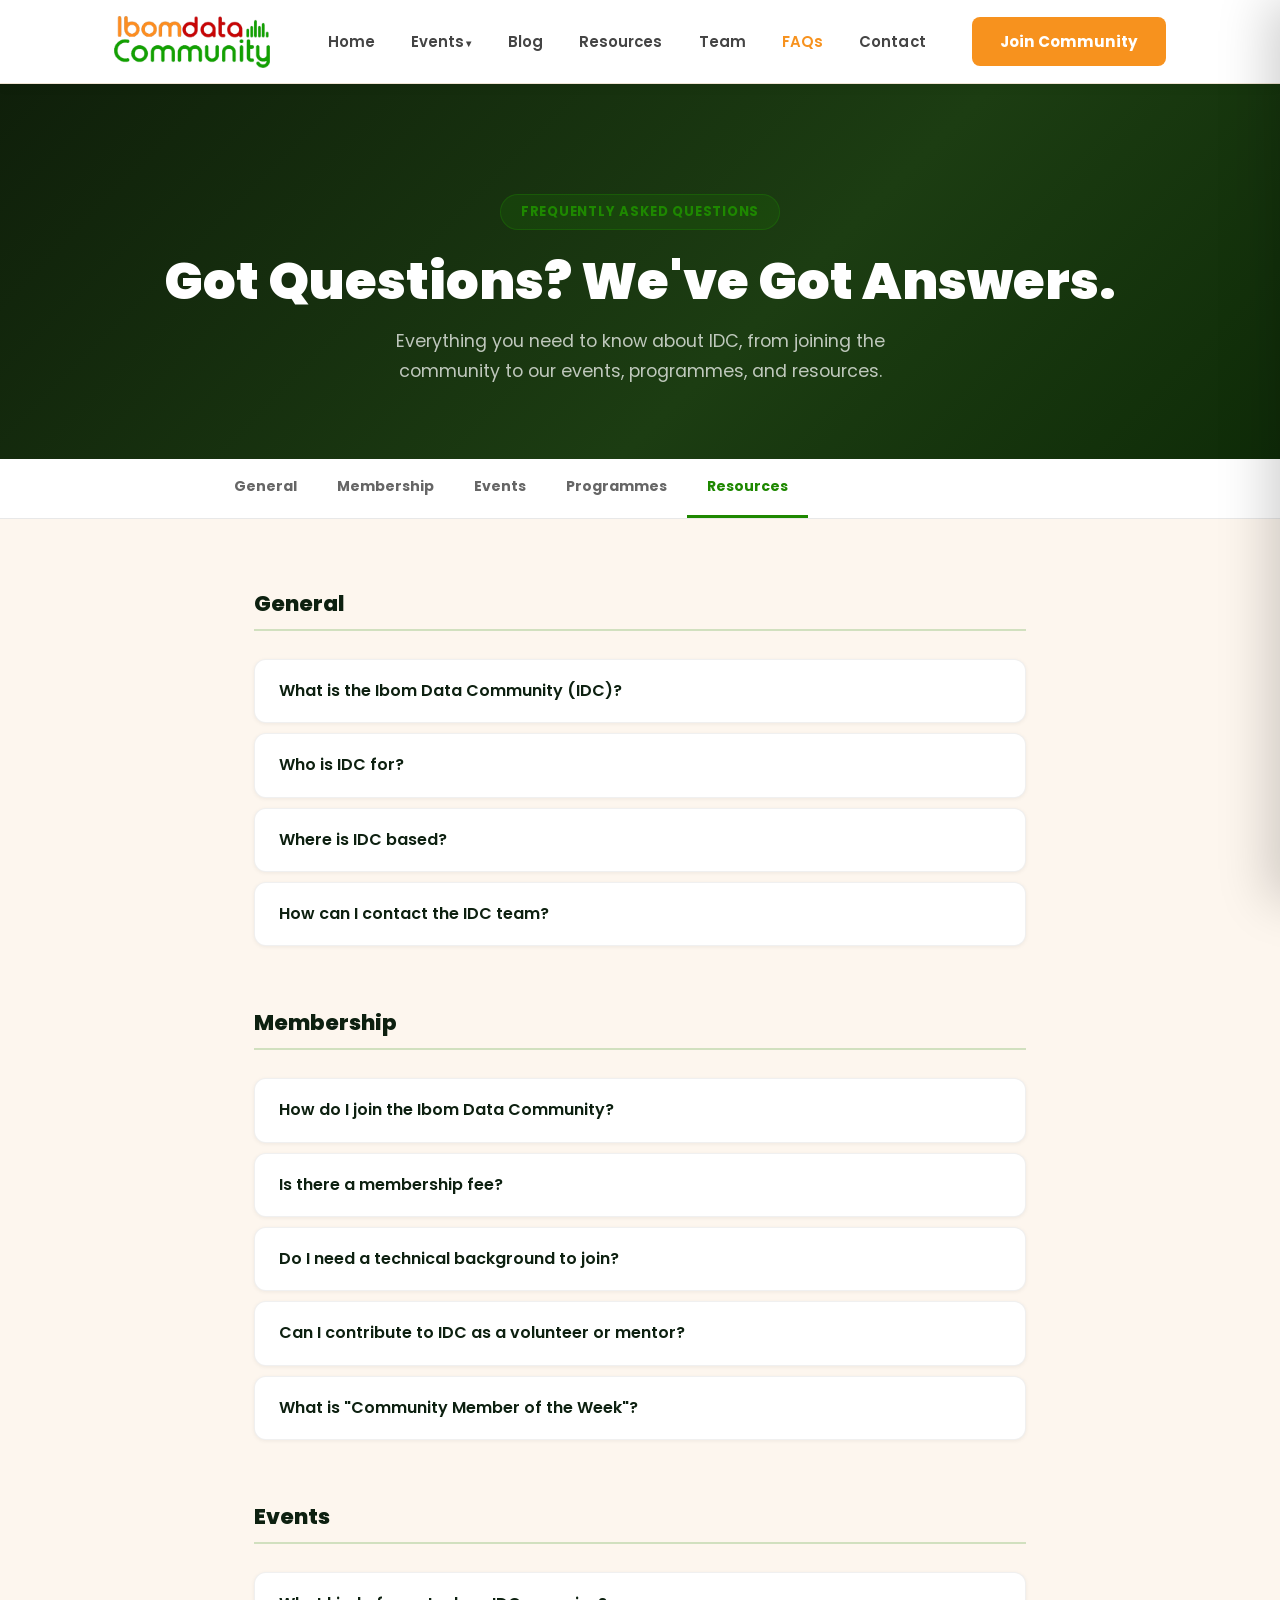
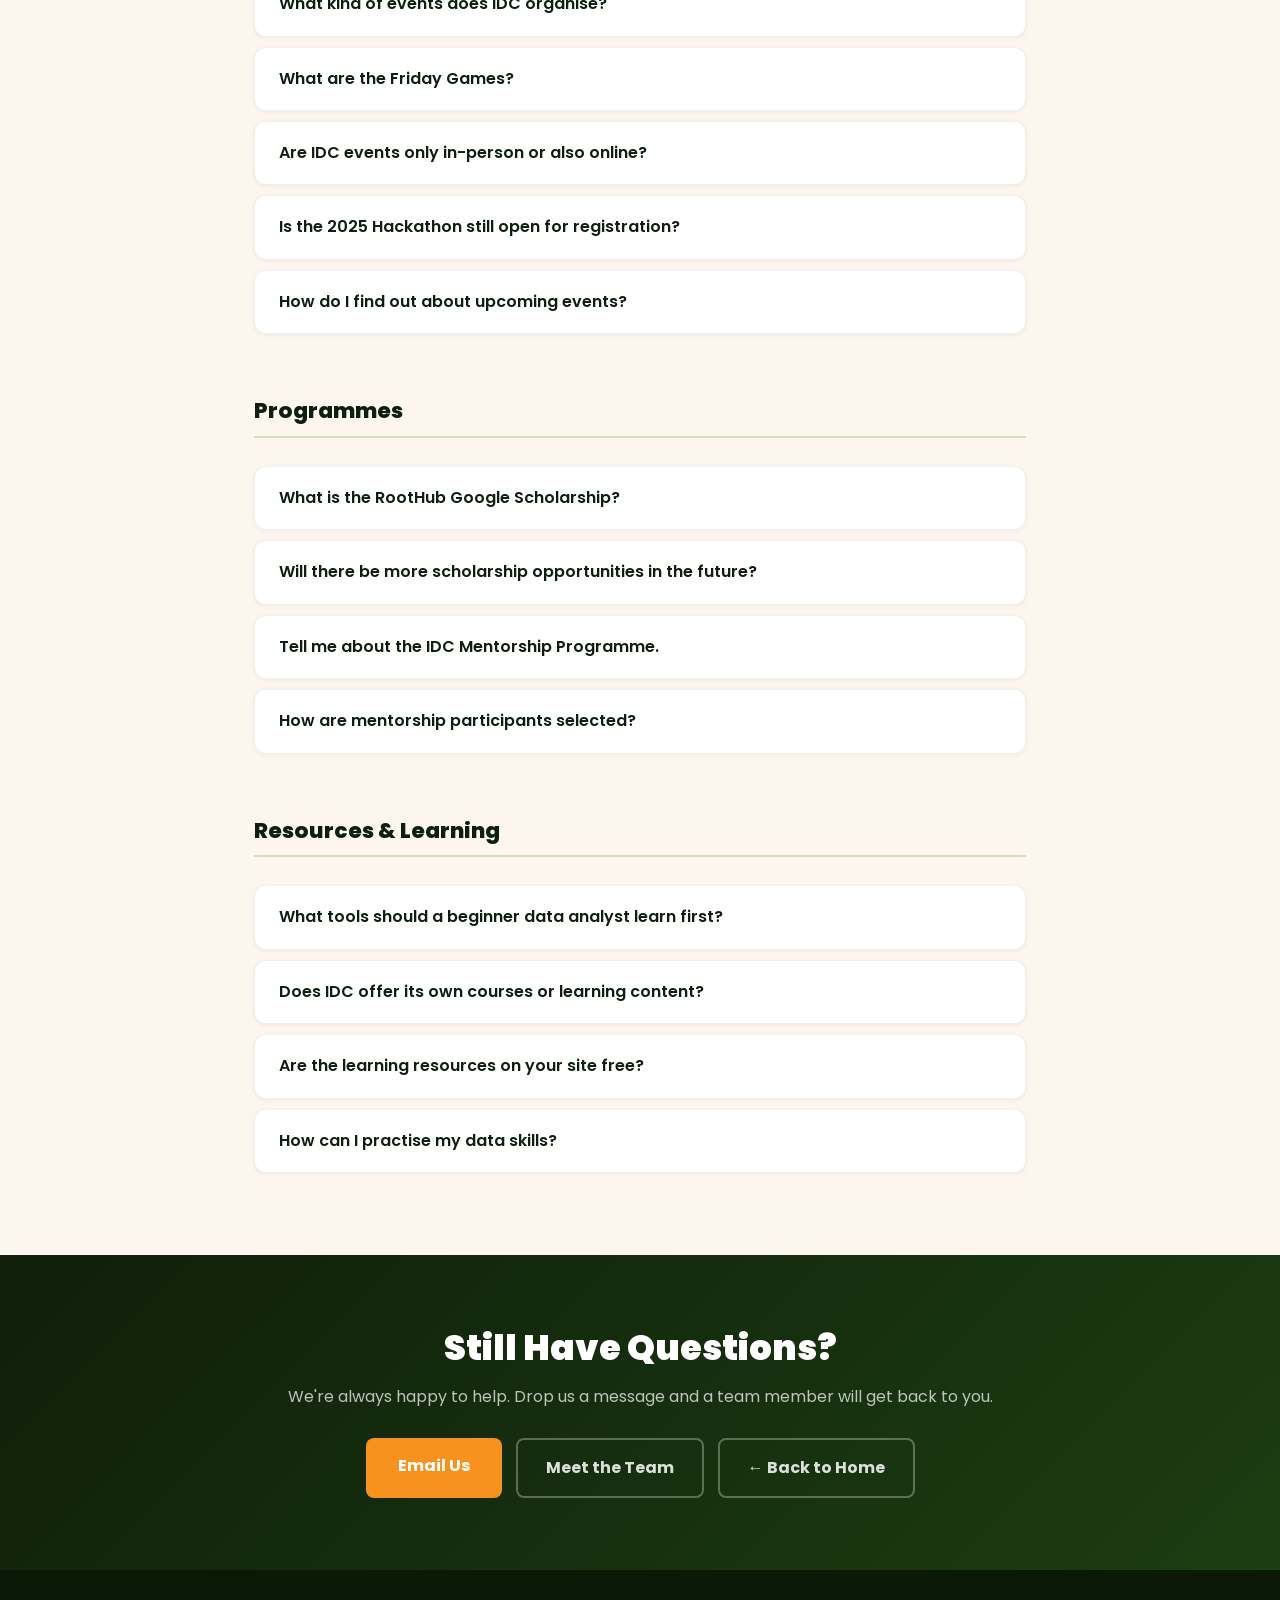
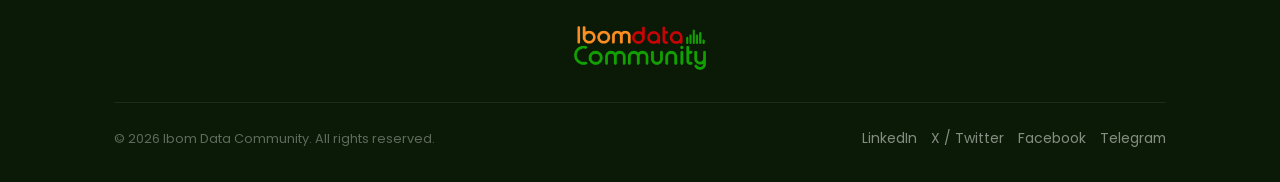
<file: faqs.html>
<!DOCTYPE html>
<html lang="en">
<head>
  <meta charset="UTF-8"/>
  <meta name="viewport" content="width=device-width, initial-scale=1.0"/>
  <title>FAQs | Ibom Data Community</title>
  <link rel="icon" type="image/png" sizes="32x32" href="images/favicon-32.png"/>
  <link rel="icon" type="image/png" sizes="16x16" href="images/favicon-16.png"/>
  <link rel="apple-touch-icon" href="images/apple-touch-icon.png"/>
  <link rel="stylesheet" href="style.css?v=5"/>
  <style>
    /* ── FAQ page styles ── */
    .faq-hero {
      background: linear-gradient(135deg, #0F1F0A 0%, #1C3D12 60%, #0F2C08 100%);
      padding: 110px 0 72px;
      text-align: center;
    }
    .faq-hero .badge {
      display: inline-block;
      background: rgba(30,136,0,.18);
      color: var(--green);
      border: 1px solid rgba(30,136,0,.35);
      border-radius: 40px;
      padding: 6px 20px;
      font-size: .82rem;
      font-weight: 700;
      letter-spacing: .06em;
      text-transform: uppercase;
      margin-bottom: 22px;
    }
    .faq-hero h1 {
      font-family: 'Poppins', sans-serif;
      font-size: clamp(2rem, 5vw, 3.2rem);
      font-weight: 900;
      color: #fff;
      margin: 0 0 16px;
      line-height: 1.15;
    }
    .faq-hero p {
      color: rgba(255,255,255,.72);
      font-size: 1.1rem;
      max-width: 560px;
      margin: 0 auto;
    }

    /* ── Category tabs ── */
    .faq-tabs {
      background: #fff;
      border-bottom: 1px solid #e8e8e8;
      position: sticky;
      top: 0;
      z-index: 90;
    }
    .faq-tabs-inner {
      display: flex;
      gap: 0;
      overflow-x: auto;
      scrollbar-width: none;
      max-width: 900px;
      margin: 0 auto;
      padding: 0 24px;
    }
    .faq-tabs-inner::-webkit-scrollbar { display: none; }
    .faq-tab {
      flex-shrink: 0;
      padding: 16px 20px;
      font-size: .88rem;
      font-weight: 700;
      color: #666;
      cursor: pointer;
      border-bottom: 3px solid transparent;
      transition: color .2s, border-color .2s;
      white-space: nowrap;
      text-decoration: none;
    }
    .faq-tab:hover, .faq-tab.active {
      color: var(--green);
      border-bottom-color: var(--green);
    }

    /* ── FAQ body ── */
    .faq-body {
      background: var(--cream);
      padding: 72px 0;
    }
    .faq-section {
      max-width: 820px;
      margin: 0 auto 64px;
      padding: 0 24px;
    }
    .faq-section:last-child { margin-bottom: 0; }
    .faq-section-title {
      font-family: 'Poppins', sans-serif;
      font-size: 1.35rem;
      font-weight: 800;
      color: var(--dark-hero);
      margin: 0 0 28px;
      padding-bottom: 12px;
      border-bottom: 2px solid rgba(30,136,0,.2);
      display: flex;
      align-items: center;
      gap: 10px;
    }

    /* ── Accordion items ── */
    .faq-item {
      background: #fff;
      border-radius: 12px;
      margin-bottom: 10px;
      box-shadow: 0 1px 4px rgba(0,0,0,.06);
      overflow: hidden;
      border: 1px solid rgba(0,0,0,.06);
      transition: box-shadow .2s;
    }
    .faq-item:hover { box-shadow: 0 4px 16px rgba(0,0,0,.09); }
    .faq-q {
      width: 100%;
      background: none;
      border: none;
      text-align: left;
      padding: 20px 24px;
      font-family: 'Poppins', sans-serif;
      font-size: 1rem;
      font-weight: 600;
      color: var(--dark-hero);
      cursor: pointer;
      display: flex;
      justify-content: flex-start;
      align-items: center;
      gap: 16px;
      line-height: 1.4;
    }
    .faq-q:hover { color: var(--green); }
    .faq-a {
      max-height: 0;
      overflow: hidden;
      transition: max-height .35s ease, padding .25s ease;
      padding: 0 24px;
    }
    .faq-item.open .faq-a {
      max-height: 600px;
      padding: 0 24px 20px;
    }
    .faq-a p {
      font-size: .96rem;
      color: #444;
      line-height: 1.75;
      margin: 0;
    }
    .faq-a p + p { margin-top: 10px; }
    .faq-a a { color: var(--green); font-weight: 600; }

    /* ── Still have questions CTA ── */
    .faq-cta {
      background: linear-gradient(135deg, #0F1F0A, #1C3D12);
      text-align: center;
      padding: 72px 24px;
    }
    .faq-cta h2 {
      font-family: 'Poppins', sans-serif;
      font-size: clamp(1.6rem, 4vw, 2.2rem);
      font-weight: 900;
      color: #fff;
      margin: 0 0 14px;
    }
    .faq-cta p {
      color: rgba(255,255,255,.72);
      font-size: 1rem;
      margin: 0 0 28px;
    }
    .faq-cta .btn-row {
      display: flex;
      gap: 14px;
      justify-content: center;
      flex-wrap: wrap;
    }
  @media(max-width:640px){.faq-hero{padding:44px 0;}}
  </style>
</head>
<body>

<!-- ── NAVBAR ── -->
<nav class="navbar">
  <div class="container nav-inner">
    <a href="index.html" class="nav-logo"><img src="images/logo-new.png" alt="Ibom Data Community"/></a>
    <ul class="nav-links">
      <li><a href="index.html">Home</a></li>
      <li class="dropdown">
        <a href="#">Events</a>
        <ul class="dropdown-menu">
          <li><a href="data-connect-2024.html">Ibom Data Connect 1.0</a></li>
          <li><a href="tech-mixer-2025.html">Tech Mixer 2025</a></li>
          <li><a href="ibom-data-connect-2025.html">Ibom Data Connect 2.0</a></li>
          <li><a href="hackathon-2025.html">Hackathon 2025</a></li>
          <li><a href="ibom-data-connect-3.html">Ibom Data Connect 3.0 (2026)</a></li>
        </ul>
      </li>
      <li><a href="blog.html">Blog</a></li>
      <li><a href="resources.html">Resources</a></li>
      <li><a href="team.html">Team</a></li>
      <li><a href="faqs.html" class="active">FAQs</a></li>
      <li><a href="contact.html">Contact</a></li>
    </ul>
    <a href="https://forms.gle/GvVMkUcGDKdPKGCW6" class="btn btn-primary nav-cta">Join Community</a>
    <button class="hamburger" onclick="toggleMobileNav()" aria-label="Menu">
      <span></span><span></span><span></span>
    </button>
  </div>
</nav>
<div class="nav-overlay" id="navOverlay"></div>
<div class="mobile-nav" id="mobileNav">
  <div class="nav-panel-header">
    <img class="nav-panel-logo" src="images/logo-new.png" alt="Ibom Data Community"/>
    <button class="nav-panel-close" onclick="toggleMobileNav()" aria-label="Close menu">Close</button>
  </div>
  <nav class="nav-panel-links">
    <a href="index.html">Home</a>
    <div class="nav-panel-accordion">
      <button type="button" class="nav-panel-accordion-trigger">Events</button>
      <div class="nav-panel-accordion-body">
        <a href="data-connect-2024.html">Ibom Data Connect 1.0</a>
        <a href="tech-mixer-2025.html">Tech Mixer 2025</a>
        <a href="ibom-data-connect-2025.html">Ibom Data Connect 2.0</a>
        <a href="hackathon-2025.html">Hackathon 2025</a>
        <a href="ibom-data-connect-3.html">Ibom Data Connect 3.0</a>
      </div>
    </div>
    <a href="blog.html">Blog</a>
    <a href="resources.html">Resources</a>
    <a href="team.html">Team</a>
    <a href="faqs.html">FAQs</a>
    <a href="contact.html">Contact</a>
  </nav>
  <a href="https://forms.gle/GvVMkUcGDKdPKGCW6" target="_blank" class="btn btn-primary nav-panel-cta">Join Community</a>
</div>

<!-- ── HERO ── -->
<section class="faq-hero">
  <div class="container">
    <span class="badge">Frequently Asked Questions</span>
    <h1>Got Questions? We've Got Answers.</h1>
    <p>Everything you need to know about IDC, from joining the community to our events, programmes, and resources.</p>
  </div>
</section>

<!-- ── STICKY TABS ── -->
<div class="faq-tabs">
  <div class="faq-tabs-inner">
    <a class="faq-tab active" href="#general">General</a>
    <a class="faq-tab" href="#membership">Membership</a>
    <a class="faq-tab" href="#events">Events</a>
    <a class="faq-tab" href="#programmes">Programmes</a>
    <a class="faq-tab" href="#resources-tab">Resources</a>
  </div>
</div>

<!-- ── FAQ BODY ── -->
<section class="faq-body">

  <!-- GENERAL -->
  <div class="faq-section" id="general">
    <h2 class="faq-section-title">General</h2>

    <div class="faq-item">
      <button class="faq-q">What is the Ibom Data Community (IDC)?</button>
      <div class="faq-a"><p>The Ibom Data Community (IDC) is a grassroots data and tech community based in Uyo, Akwa Ibom State, Nigeria. We bring together data enthusiasts, analysts, engineers, and beginners who are passionate about learning, collaboration, and using data skills to solve real-world problems. Our community is open to anyone interested in the data space, regardless of experience level.</p></div>
    </div>

    <div class="faq-item">
      <button class="faq-q">Who is IDC for?</button>
      <div class="faq-a"><p>IDC is for everyone! Whether you're a complete beginner just discovering data, an intermediate practitioner building your skills, or an experienced data professional looking to give back and connect, there is a place for you at IDC. Our members include students, working professionals, freelancers, and career switchers.</p></div>
    </div>

    <div class="faq-item">
      <button class="faq-q">Where is IDC based?</button>
      <div class="faq-a"><p>IDC is headquartered in Uyo, Akwa Ibom State, Nigeria. Many of our in-person events take place at RootHub, Start Innovation Hub, and other partner venues in Uyo. We also run online sessions accessible to members across Nigeria and beyond.</p></div>
    </div>

    <div class="faq-item">
      <button class="faq-q">How can I contact the IDC team?</button>
      <div class="faq-a"><p>You can reach us any time by email at <a href="mailto:ibomdatacommunity@gmail.com">ibomdatacommunity@gmail.com</a>. You can also connect with us on Facebook, LinkedIn, and Twitter/X. Search for "Ibom Data Community". We aim to respond to all messages within 48 hours.</p></div>
    </div>
  </div>

  <!-- MEMBERSHIP -->
  <div class="faq-section" id="membership">
    <h2 class="faq-section-title">Membership</h2>

    <div class="faq-item">
      <button class="faq-q">How do I join the Ibom Data Community?</button>
      <div class="faq-a"><p>Joining IDC is simple and completely free. Reach out to us via email at <a href="mailto:ibomdatacommunity@gmail.com">ibomdatacommunity@gmail.com</a> or connect with us on social media to be added to our WhatsApp community group, where we share updates, resources, and opportunities. You can also show up at any of our public events. Everyone is welcome.</p></div>
    </div>

    <div class="faq-item">
      <button class="faq-q">Is there a membership fee?</button>
      <div class="faq-a"><p>No, IDC membership is completely free. We believe that access to a supportive data community should never be a financial barrier. Some specific workshops or events may have a small logistics fee, but we always communicate this clearly in advance.</p></div>
    </div>

    <div class="faq-item">
      <button class="faq-q">Do I need a technical background to join?</button>
      <div class="faq-a"><p>Not at all. You don't need any prior technical experience to become a member. Many of our current members started with zero data skills and have grown significantly through the community. IDC exists precisely to help beginners find their footing and grow alongside others on the same journey.</p></div>
    </div>

    <div class="faq-item">
      <button class="faq-q">Can I contribute to IDC as a volunteer or mentor?</button>
      <div class="faq-a"><p>Absolutely, and we'd love that! We are always looking for volunteers to help with events, content creation, and community support. If you have data skills and want to mentor others, please reach out to us at <a href="mailto:ibomdatacommunity@gmail.com">ibomdatacommunity@gmail.com</a> with a brief description of your background and how you'd like to contribute. Visit our <a href="team.html">Team page</a> to learn more about joining the IDC family.</p></div>
    </div>

    <div class="faq-item">
      <button class="faq-q">What is "Community Member of the Week"?</button>
      <div class="faq-a"><p>Community Member of the Week is our way of celebrating standout members who are actively learning, helping others, or making meaningful contributions to the community. Nominees are recognised within our community channels, and it's one of the many ways we keep the community spirit alive and encourage members to stay engaged.</p></div>
    </div>
  </div>

  <!-- EVENTS -->
  <div class="faq-section" id="events">
    <h2 class="faq-section-title">Events</h2>

    <div class="faq-item">
      <button class="faq-q">What kind of events does IDC organise?</button>
      <div class="faq-a"><p>IDC runs a variety of events throughout the year, including data conferences (like Ibom Data Connect), hackathons where participants solve real data problems, networking socials (like Tech Mixer), interactive Friday Games sessions, workshops, and online learning sessions. We try to mix learning with fun so there's something for everyone.</p></div>
    </div>

    <div class="faq-item">
      <button class="faq-q">What are the Friday Games?</button>
      <div class="faq-a"><p>Friday Games is a fun, informal community activity where members engage in data-themed challenges, quizzes, and brain teasers. It's a great way to sharpen your analytical thinking, meet other members, and end the week on a high note. Participation is open to all IDC members and is completely free.</p></div>
    </div>

    <div class="faq-item">
      <button class="faq-q">Are IDC events only in-person or also online?</button>
      <div class="faq-a"><p>We run both! Larger flagship events like Ibom Data Connect and the Hackathon tend to be in-person in Uyo, while many workshops, mentorship sessions, and Friday Games can be attended online. We always specify the format when we announce an event, so keep an eye on our community channels.</p></div>
    </div>

    <div class="faq-item">
      <button class="faq-q">Is the 2025 Hackathon still open for registration?</button>
      <div class="faq-a"><p>The 2025 IDC Hackathon has already taken place, and it was a great success! Registration is now closed. You can read about the event, winners, and outcomes on the <a href="hackathon-2025.html">Hackathon 2025 page</a>. Keep an eye out for announcements about our next hackathon. It's something we're already planning!</p></div>
    </div>

    <div class="faq-item">
      <button class="faq-q">How do I find out about upcoming events?</button>
      <div class="faq-a"><p>The best way is to join our WhatsApp community group where we post all announcements first. You can also follow us on social media and check the Events section of this website regularly. Reach out at <a href="mailto:ibomdatacommunity@gmail.com">ibomdatacommunity@gmail.com</a> to be added to our mailing list.</p></div>
    </div>
  </div>

  <!-- PROGRAMMES -->
  <div class="faq-section" id="programmes">
    <h2 class="faq-section-title">Programmes</h2>

    <div class="faq-item">
      <button class="faq-q">What is the RootHub Google Scholarship?</button>
      <div class="faq-a"><p>The RootHub Google Scholarship is a partnership between IDC and RootHub through which four IDC community members received full Google Career Certificates scholarships. These scholarships cover programmes like the Google Data Analytics Certificate on Coursera, an industry-recognised credential that helps learners build job-ready data skills at no personal cost. This is one of our proudest achievements as a community.</p></div>
    </div>

    <div class="faq-item">
      <button class="faq-q">Will there be more scholarship opportunities in the future?</button>
      <div class="faq-a"><p>We are actively working to unlock more scholarship and sponsorship opportunities for our members. Opportunities are announced through our community channels as soon as they become available. Being an active, engaged member increases your visibility and likelihood of being nominated for such opportunities.</p></div>
    </div>

    <div class="faq-item">
      <button class="faq-q">Tell me about the IDC Mentorship Programme.</button>
      <div class="faq-a"><p>IDC ran a 6-week free mentorship programme for four selected community members. Participants received one-on-one and group sessions with experienced data practitioners covering topics like data analysis, SQL, visualisation, and career development. The programme is designed to fast-track members who show drive and commitment. We plan to run more cohorts, so watch this space.</p></div>
    </div>

    <div class="faq-item">
      <button class="faq-q">How are mentorship participants selected?</button>
      <div class="faq-a"><p>Selection is based on community engagement, demonstrated learning commitment, and a short application process when a cohort is announced. There is no prior experience requirement. What matters most is your dedication and hunger to grow. Past participants have ranged from total beginners to those looking to level up from intermediate to advanced.</p></div>
    </div>
  </div>

  <!-- RESOURCES -->
  <div class="faq-section" id="resources-tab">
    <h2 class="faq-section-title">Resources & Learning</h2>

    <div class="faq-item">
      <button class="faq-q">What tools should a beginner data analyst learn first?</button>
      <div class="faq-a"><p>We recommend starting with Microsoft Excel or Google Sheets to understand data manipulation fundamentals. From there, move into SQL to query databases, and then pick up a visualisation tool like Power BI or Tableau. Once you're comfortable, Python (especially Pandas) becomes a powerful next step. Our <a href="resources.html">Resources page</a> has curated free learning materials for each of these tools.</p></div>
    </div>

    <div class="faq-item">
      <button class="faq-q">Does IDC offer its own courses or learning content?</button>
      <div class="faq-a"><p>While IDC doesn't yet publish its own formal courses, we run regular workshops and learning sessions for members. We also curate lists of the best free and paid resources across tools and platforms. See our <a href="resources.html">Resources page</a>. Members in our community also regularly share tutorials, datasets, and project ideas within our channels.</p></div>
    </div>

    <div class="faq-item">
      <button class="faq-q">Are the learning resources on your site free?</button>
      <div class="faq-a"><p>Yes, everything we curate on our Resources page prioritises free, high-quality materials. Some external platforms we link to (like Coursera) have both free audit options and paid certificates. We always indicate whether something is free or paid. Our goal is to make data education accessible regardless of your budget.</p></div>
    </div>

    <div class="faq-item">
      <button class="faq-q">How can I practise my data skills?</button>
      <div class="faq-a"><p>The best way to learn data is by doing. We recommend working on real datasets from platforms like Kaggle, Data.gov, or the World Bank Open Data portal. Participate in IDC hackathons and Friday Games challenges. Reproduce analyses from articles or blogs you find interesting. Share your work, even a simple Excel analysis, with the community for feedback. Consistency beats perfection every time.</p></div>
    </div>
  </div>

</section>

<!-- ── STILL HAVE QUESTIONS ── -->
<section class="faq-cta">
  <div class="container">
    <h2>Still Have Questions?</h2>
    <p>We're always happy to help. Drop us a message and a team member will get back to you.</p>
    <div class="btn-row">
      <a href="mailto:ibomdatacommunity@gmail.com" class="btn btn-primary" style="font-size:1rem;padding:14px 32px;">Email Us</a>
      <a href="team.html" class="btn btn-outline" style="color:rgba(255,255,255,.85);border-color:rgba(255,255,255,.3);font-size:1rem;padding:14px 28px;">Meet the Team</a>
      <a href="index.html" class="btn btn-outline" style="color:rgba(255,255,255,.85);border-color:rgba(255,255,255,.3);font-size:1rem;padding:14px 28px;">&larr; Back to Home</a>
    </div>
  </div>
</section>

<!-- ── FOOTER ── -->
<footer class="footer">
  <div class="container">
    <img class="footer-logo-img" src="images/logo-new.png" alt="Ibom Data Community"/>
    <div class="footer-bottom"><span>© 2026 Ibom Data Community. All rights reserved.</span><div class="social-links"><a href="https://www.linkedin.com/company/ibom-data-community/" target="_blank" rel="noopener">LinkedIn</a><a href="https://x.com/ibomdata" target="_blank" rel="noopener">X / Twitter</a><a href="https://www.facebook.com/profile.php?id=6156" target="_blank" rel="noopener">Facebook</a><a href="https://t.me/+qV1_0I_eZ5g2OTY0" target="_blank" rel="noopener">Telegram</a></div></div>
  </div>
</footer>

<script>
  // Accordion
  document.querySelectorAll('.faq-q').forEach(btn => {
    btn.addEventListener('click', () => {
      const item = btn.parentElement;
      const isOpen = item.classList.contains('open');
      document.querySelectorAll('.faq-item.open').forEach(el => el.classList.remove('open'));
      if (!isOpen) item.classList.add('open');
    });
  });

  // Tab active on scroll
  const tabs = document.querySelectorAll('.faq-tab');
  const sections = document.querySelectorAll('.faq-section');
  const observer = new IntersectionObserver(entries => {
    entries.forEach(entry => {
      if (entry.isIntersecting) {
        const id = '#' + entry.target.id;
        tabs.forEach(t => {
          t.classList.toggle('active', t.getAttribute('href') === id);
        });
      }
    });
  }, { rootMargin: '-30% 0px -60% 0px' });
  sections.forEach(s => observer.observe(s));
</script>
<script src="js/main.js?v=4"></script>
</body>
</html>
</file>
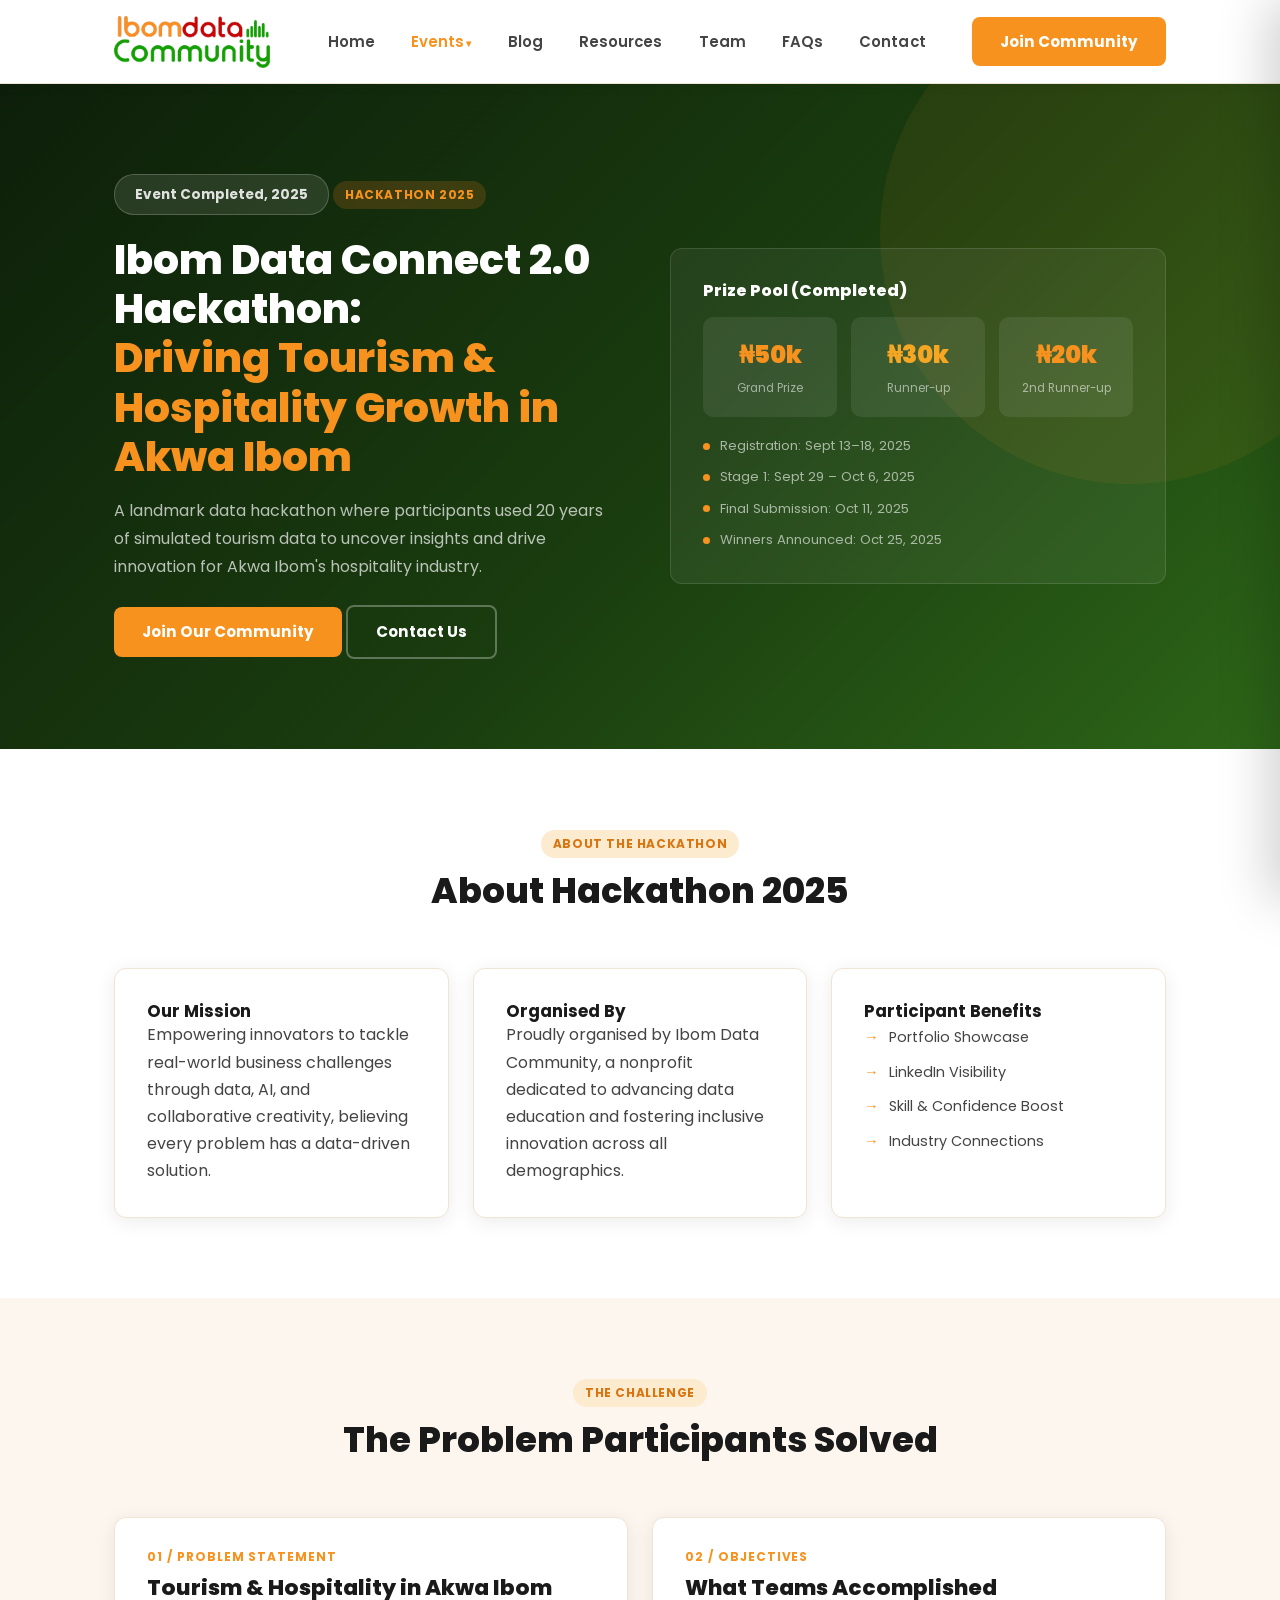
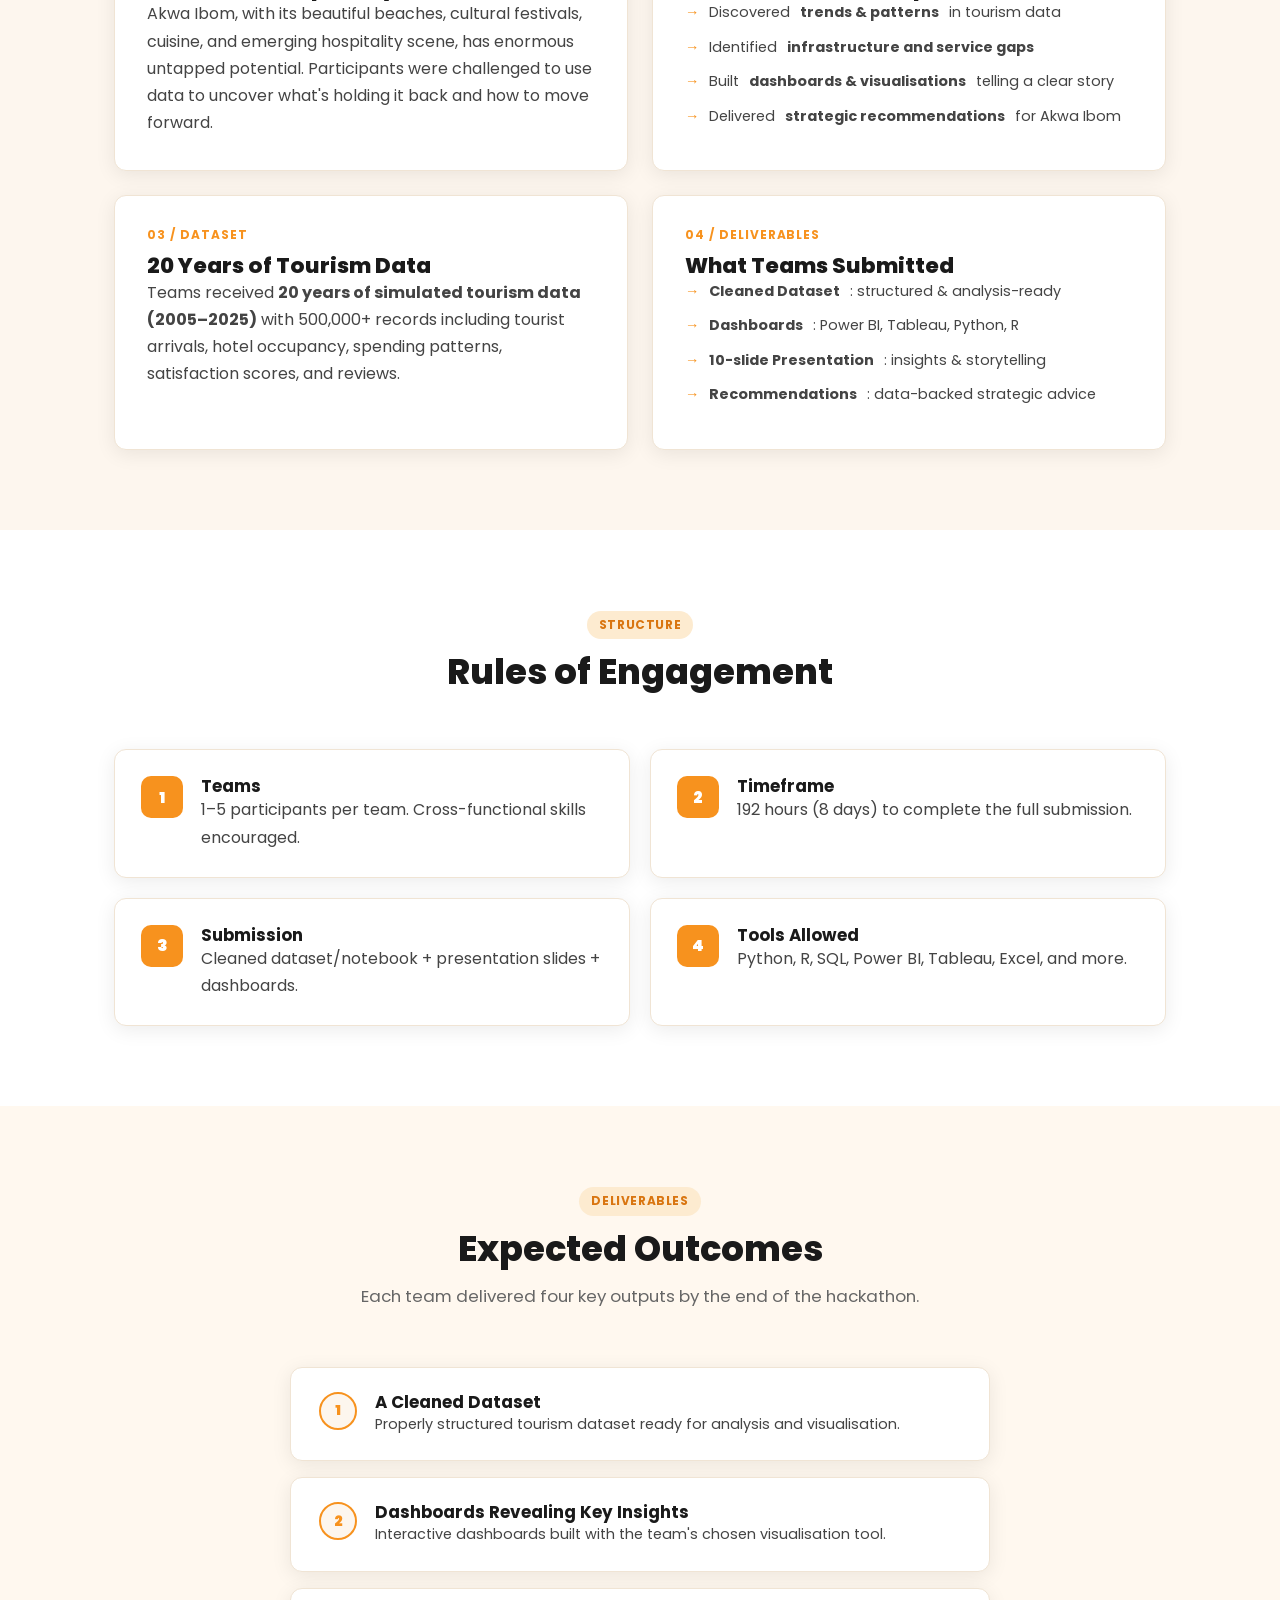
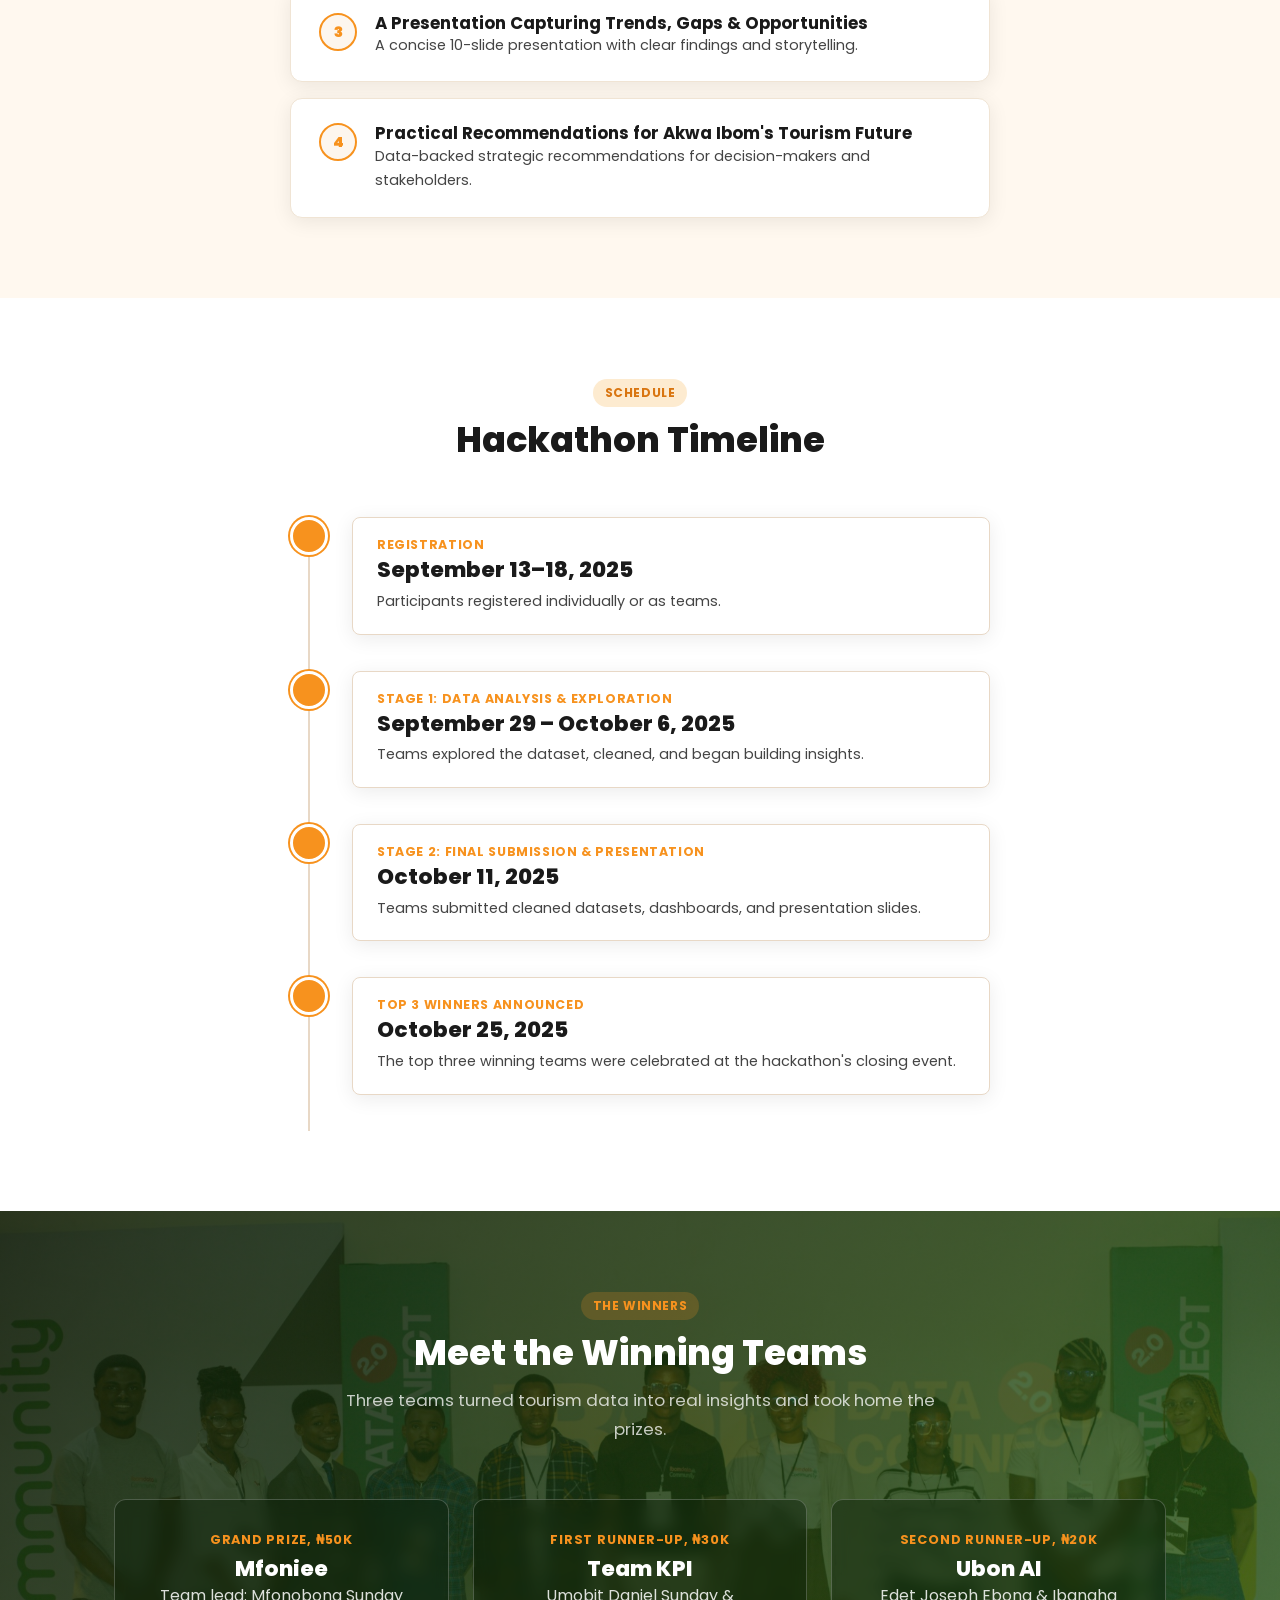
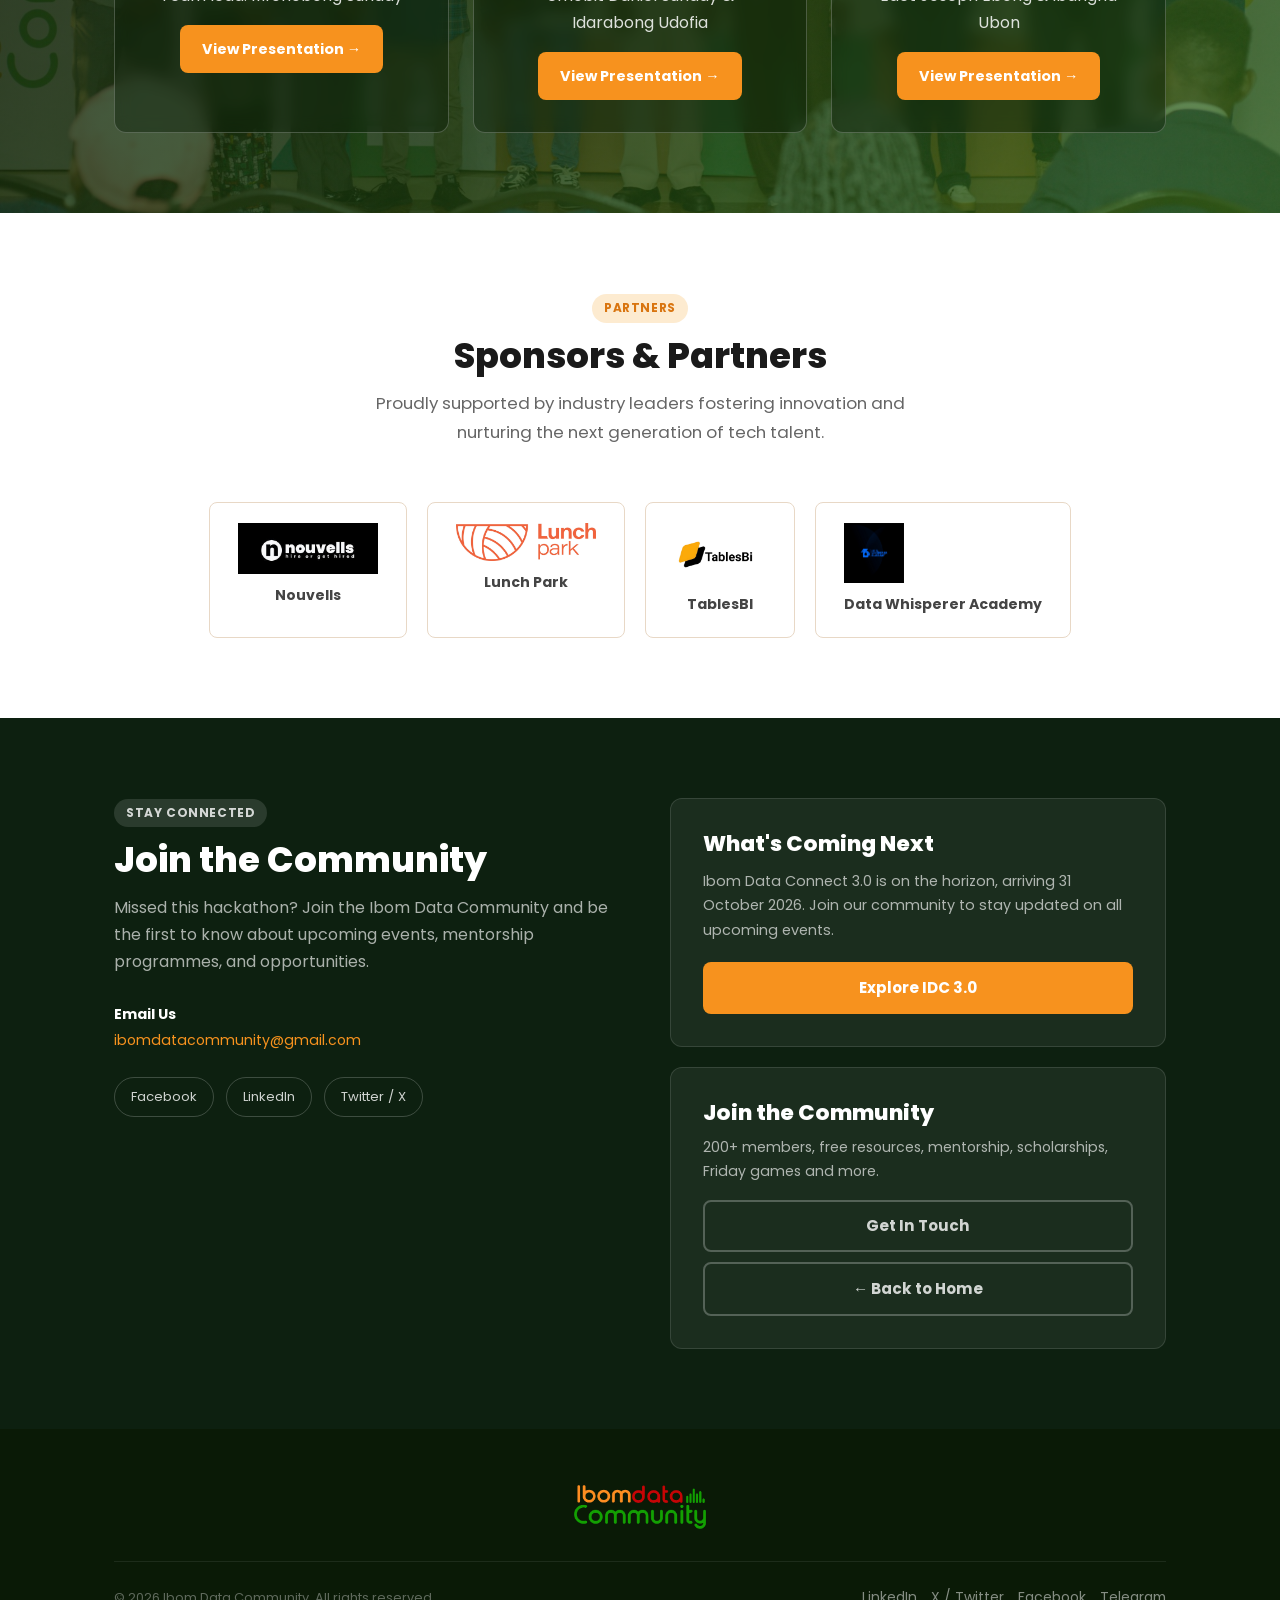
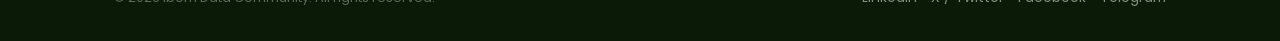
<file: hackathon-2025.html>
<!DOCTYPE html>
<html lang="en">
<head>
  <meta charset="UTF-8"/>
  <meta name="viewport" content="width=device-width, initial-scale=1.0"/>
  <title>Hackathon 2025 | Ibom Data Community</title>
  <link rel="icon" type="image/png" sizes="32x32" href="images/favicon-32.png"/>
  <link rel="icon" type="image/png" sizes="16x16" href="images/favicon-16.png"/>
  <link rel="apple-touch-icon" href="images/apple-touch-icon.png"/>
  <meta name="description" content="Ibom Data Connect 2.0 Hackathon 2025: Driving Tourism & Hospitality Growth in Akwa Ibom. A recap of our completed hackathon event."/>
  <link rel="stylesheet" href="style.css?v=5"/>
  <style>
    .hack-hero{background:linear-gradient(135deg,#0D1F0A 0%,#1A3D0F 55%,#2D6618 100%);color:white;padding:90px 0;position:relative;overflow:hidden;}
    .hack-hero::before{content:'';position:absolute;top:-100px;right:-100px;width:500px;height:500px;border-radius:50%;background:var(--orange);opacity:.07;}
    .hack-hero-inner{display:grid;grid-template-columns:1fr 1fr;gap:60px;align-items:center;position:relative;z-index:1;}
    .hack-hero h1{font-size:clamp(1.8rem,3.2vw,2.8rem);color:white;margin-bottom:16px;line-height:1.2;}
    .hack-hero h1 span{color:var(--orange);}
    .hack-hero .sub{font-size:1rem;color:rgba(255,255,255,.7);margin-bottom:24px;line-height:1.75;}
    .past-badge{display:inline-flex;align-items:center;gap:8px;background:rgba(255,255,255,.1);border:1px solid rgba(255,255,255,.2);border-radius:20px;padding:8px 20px;font-size:.85rem;font-weight:700;color:rgba(255,255,255,.85);margin-bottom:20px;}
    .hack-visual{background:rgba(255,255,255,.06);border:1px solid rgba(255,255,255,.12);border-radius:var(--radius);padding:32px;}
    .hack-visual h3{color:white;margin-bottom:16px;font-size:1rem;}
    .prize-row{display:flex;gap:14px;}
    .prize-mini{flex:1;text-align:center;background:rgba(255,255,255,.08);border-radius:10px;padding:18px 10px;}
    .prize-mini .amt{font-size:1.5rem;font-weight:900;color:var(--orange);display:block;font-family: 'Poppins', sans-serif;}
    .prize-mini.gold .amt{color:#F5A623;}
    .prize-mini .lbl{font-size:.72rem;color:rgba(255,255,255,.55);margin-top:4px;}
    .outcome-badge{display:inline-block;background:rgba(30,136,0,.2);color:#4DC93A;font-size:.72rem;font-weight:700;padding:4px 10px;border-radius:12px;margin-bottom:10px;}
    .hack-dates{margin-top:18px;display:flex;flex-direction:column;gap:9px;}
    .hack-date-row{display:flex;align-items:center;gap:10px;font-size:.82rem;color:rgba(255,255,255,.6);}
    .hack-date-row .dot{width:7px;height:7px;border-radius:50%;background:var(--orange);flex-shrink:0;}
    .detail-grid{display:grid;grid-template-columns:1fr 1fr;gap:24px;}
    .detail-card{background:var(--white);border-radius:var(--radius);padding:32px;border:1px solid var(--border-light);box-shadow:var(--shadow);}
    .detail-card h4{color:var(--orange);font-size:.75rem;text-transform:uppercase;letter-spacing:.08em;margin-bottom:10px;}
    .rules-grid{display:grid;grid-template-columns:repeat(2,1fr);gap:20px;}
    .rule-card{background:var(--white);border-radius:var(--radius);padding:26px;box-shadow:var(--shadow);border:1px solid var(--border-light);display:flex;gap:18px;align-items:flex-start;}
    .rule-num{width:42px;height:42px;border-radius:10px;background:var(--orange);color:white;font-weight:900;font-size:1rem;display:flex;align-items:center;justify-content:center;flex-shrink:0;font-family: 'Poppins', sans-serif;}
    .outcomes-list{display:flex;flex-direction:column;gap:16px;}
    .outcome-card{background:var(--white);border-radius:var(--radius);padding:24px 28px;box-shadow:var(--shadow);border:1px solid var(--border-light);display:flex;gap:18px;align-items:flex-start;}
    .outcome-num{width:38px;height:38px;border-radius:50%;background:var(--cream);border:2px solid var(--orange);color:var(--orange);font-weight:900;font-size:.9rem;display:flex;align-items:center;justify-content:center;flex-shrink:0;font-family: 'Poppins', sans-serif;}
    .winners-section{
      position:relative; padding:80px 0; overflow:hidden; text-align:center;
      background:url('images/community/idc2-highlight-5.jpg') center 30%/cover no-repeat;
      min-height:520px;
    }
    .winners-section::before{
      content:''; position:absolute; inset:0;
      background:linear-gradient(135deg, rgba(13,31,10,.82) 0%, rgba(26,61,15,.78) 55%, rgba(45,102,24,.72) 100%);
    }
    .winners-section .container{ position:relative; z-index:1; }
    .winner-card{
      background:rgba(13,31,10,.45); border:1px solid rgba(255,255,255,.22);
      border-radius:var(--radius); padding:32px; text-align:center; backdrop-filter:blur(8px);
    }
    .winner-card h4{color:var(--orange);font-size:.8rem;text-transform:uppercase;letter-spacing:.06em;margin-bottom:8px;}
    .winner-card h3{color:#fff;}
    .winner-card p{color:rgba(255,255,255,.85);}
    .winner-card .btn{white-space:nowrap;padding:12px 22px;font-size:.9rem;}
    @media(max-width:900px){.hack-hero-inner{grid-template-columns:1fr}.hack-visual{display:none}.detail-grid,.rules-grid{grid-template-columns:1fr}}
    @media(max-width:640px){
      .winners-section{ padding:56px 0; background-position:center 22%; min-height:420px; }
      .winner-card{ padding:24px 18px; }
      .winner-card .btn{ padding:12px 16px; font-size:.85rem; }
    }
  @media(max-width:640px){
    .hack-hero{padding:40px 0;}
    .past-badge{margin-bottom:12px;padding:6px 16px;font-size:.78rem;}
    .hack-hero .tag{margin-bottom:8px;}
    .hack-hero h1{margin-bottom:12px;font-size:1.6rem;}
    .hack-hero .sub{margin-bottom:20px;font-size:.92rem;}
  }
  </style>
</head>
<body>

<nav class="navbar">
  <div class="container nav-inner">
    <a href="index.html" class="nav-logo"><img src="images/logo-new.png" alt="Ibom Data Community"/></a>
    <ul class="nav-links">
      <li><a href="index.html">Home</a></li>
      <li class="dropdown">
        <a href="#" class="active">Events</a>
        <ul class="dropdown-menu">
          <li><a href="data-connect-2024.html">Ibom Data Connect 1.0</a></li>
          <li><a href="tech-mixer-2025.html">Tech Mixer 2025</a></li>
          <li><a href="ibom-data-connect-2025.html">Ibom Data Connect 2.0</a></li>
          <li><a href="hackathon-2025.html">Hackathon 2025</a></li>
          <li><a href="ibom-data-connect-3.html">Ibom Data Connect 3.0 (2026)</a></li>
        </ul>
      </li>
      <li><a href="blog.html">Blog</a></li>
      <li><a href="resources.html">Resources</a></li>
      <li><a href="team.html">Team</a></li>
      <li><a href="faqs.html">FAQs</a></li>
      <li><a href="contact.html">Contact</a></li>
    </ul>
    <a href="https://forms.gle/GvVMkUcGDKdPKGCW6" class="btn btn-primary nav-cta">Join Community</a>
    <div class="hamburger" onclick="toggleMobileNav()"><span></span><span></span><span></span></div>
  </div>
</nav>
<div class="nav-overlay" id="navOverlay"></div>
<div class="mobile-nav" id="mobileNav">
  <div class="nav-panel-header">
    <img class="nav-panel-logo" src="images/logo-new.png" alt="Ibom Data Community"/>
    <button class="nav-panel-close" onclick="toggleMobileNav()" aria-label="Close menu">✕</button>
  </div>
  <nav class="nav-panel-links">
    <a href="index.html">Home</a>
    <div class="nav-panel-accordion">
      <button type="button" class="nav-panel-accordion-trigger">Events <span class="chev">⌄</span></button>
      <div class="nav-panel-accordion-body">
        <a href="data-connect-2024.html">Ibom Data Connect 1.0</a>
        <a href="tech-mixer-2025.html">Tech Mixer 2025</a>
        <a href="ibom-data-connect-2025.html">Ibom Data Connect 2.0</a>
        <a href="hackathon-2025.html">Hackathon 2025</a>
        <a href="ibom-data-connect-3.html">Ibom Data Connect 3.0</a>
      </div>
    </div>
    <a href="blog.html">Blog</a>
    <a href="resources.html">Resources</a>
    <a href="team.html">Team</a>
    <a href="faqs.html">FAQs</a>
    <a href="contact.html">Contact</a>
  </nav>
  <a href="https://forms.gle/GvVMkUcGDKdPKGCW6" target="_blank" class="btn btn-primary nav-panel-cta">Join Community</a>
</div>

<!-- HERO -->
<section class="hack-hero">
  <div class="container hack-hero-inner">
    <div>
      <div class="past-badge">Event Completed, 2025</div>
      <div class="tag" style="background:rgba(224,120,32,.2);color:var(--orange);">Hackathon 2025</div>
      <h1>Ibom Data Connect 2.0 Hackathon:<br/><span>Driving Tourism &amp; Hospitality Growth in Akwa Ibom</span></h1>
      <p class="sub">A landmark data hackathon where participants used 20 years of simulated tourism data to uncover insights and drive innovation for Akwa Ibom's hospitality industry.</p>
      <a href="https://forms.gle/GvVMkUcGDKdPKGCW6" class="btn btn-primary">Join Our Community</a>
      <a href="contact.html" class="btn btn-outline" style="color:white;border-color:rgba(255,255,255,.3);">Contact Us</a>
    </div>
    <div class="hack-visual">
      <h3>Prize Pool (Completed)</h3>
      <div class="prize-row">
        <div class="prize-mini"><span class="amt">₦50k</span><div class="lbl">Grand Prize</div></div>
        <div class="prize-mini gold"><span class="amt">₦30k</span><div class="lbl">Runner-up</div></div>
        <div class="prize-mini"><span class="amt">₦20k</span><div class="lbl">2nd Runner-up</div></div>
      </div>
      <div class="hack-dates">
        <div class="hack-date-row"><div class="dot"></div><span>Registration: Sept 13–18, 2025</span></div>
        <div class="hack-date-row"><div class="dot"></div><span>Stage 1: Sept 29 – Oct 6, 2025</span></div>
        <div class="hack-date-row"><div class="dot"></div><span>Final Submission: Oct 11, 2025</span></div>
        <div class="hack-date-row"><div class="dot"></div><span>Winners Announced: Oct 25, 2025</span></div>
      </div>
    </div>
  </div>
</section>

<!-- ABOUT -->
<section class="section section-white">
  <div class="container">
    <div class="section-header">
      <div class="tag">About the Hackathon</div>
      <h2>About Hackathon 2025</h2>
    </div>
    <div class="card-grid-3">
      <div class="card">
        <h4>Our Mission</h4>
        <p>Empowering innovators to tackle real-world business challenges through data, AI, and collaborative creativity, believing every problem has a data-driven solution.</p>
      </div>
      <div class="card">
        <h4>Organised By</h4>
        <p>Proudly organised by Ibom Data Community, a nonprofit dedicated to advancing data education and fostering inclusive innovation across all demographics.</p>
      </div>
      <div class="card">
        <h4>Participant Benefits</h4>
        <ul class="bullet-list" style="margin-top:4px;">
          <li>Portfolio Showcase</li>
          <li>LinkedIn Visibility</li>
          <li>Skill &amp; Confidence Boost</li>
          <li>Industry Connections</li>
        </ul>
      </div>
    </div>
  </div>
</section>

<!-- DETAILS -->
<section class="section section-cream" id="details">
  <div class="container">
    <div class="section-header">
      <div class="tag">The Challenge</div>
      <h2>The Problem Participants Solved</h2>
    </div>
    <div class="detail-grid">
      <div class="detail-card">
        <h4>01 / Problem Statement</h4>
        <h3>Tourism &amp; Hospitality in Akwa Ibom</h3>
        <p>Akwa Ibom, with its beautiful beaches, cultural festivals, cuisine, and emerging hospitality scene, has enormous untapped potential. Participants were challenged to use data to uncover what's holding it back and how to move forward.</p>
      </div>
      <div class="detail-card">
        <h4>02 / Objectives</h4>
        <h3>What Teams Accomplished</h3>
        <ul class="bullet-list">
          <li>Discovered <strong>trends &amp; patterns</strong> in tourism data</li>
          <li>Identified <strong>infrastructure and service gaps</strong></li>
          <li>Built <strong>dashboards &amp; visualisations</strong> telling a clear story</li>
          <li>Delivered <strong>strategic recommendations</strong> for Akwa Ibom</li>
        </ul>
      </div>
      <div class="detail-card">
        <h4>03 / Dataset</h4>
        <h3>20 Years of Tourism Data</h3>
        <p>Teams received <strong>20 years of simulated tourism data (2005–2025)</strong> with 500,000+ records including tourist arrivals, hotel occupancy, spending patterns, satisfaction scores, and reviews.</p>
      </div>
      <div class="detail-card">
        <h4>04 / Deliverables</h4>
        <h3>What Teams Submitted</h3>
        <ul class="bullet-list">
          <li><strong>Cleaned Dataset</strong>: structured &amp; analysis-ready</li>
          <li><strong>Dashboards</strong>: Power BI, Tableau, Python, R</li>
          <li><strong>10-slide Presentation</strong>: insights &amp; storytelling</li>
          <li><strong>Recommendations</strong>: data-backed strategic advice</li>
        </ul>
      </div>
    </div>
  </div>
</section>

<!-- RULES -->
<section class="section section-white">
  <div class="container">
    <div class="section-header">
      <div class="tag">Structure</div>
      <h2>Rules of Engagement</h2>
    </div>
    <div class="rules-grid">
      <div class="rule-card"><div class="rule-num">1</div><div><h4>Teams</h4><p>1–5 participants per team. Cross-functional skills encouraged.</p></div></div>
      <div class="rule-card"><div class="rule-num">2</div><div><h4>Timeframe</h4><p>192 hours (8 days) to complete the full submission.</p></div></div>
      <div class="rule-card"><div class="rule-num">3</div><div><h4>Submission</h4><p>Cleaned dataset/notebook + presentation slides + dashboards.</p></div></div>
      <div class="rule-card"><div class="rule-num">4</div><div><h4>Tools Allowed</h4><p>Python, R, SQL, Power BI, Tableau, Excel, and more.</p></div></div>
    </div>
  </div>
</section>

<!-- OUTCOMES -->
<section class="section section-amber">
  <div class="container">
    <div class="section-header">
      <div class="tag">Deliverables</div>
      <h2>Expected Outcomes</h2>
      <p>Each team delivered four key outputs by the end of the hackathon.</p>
    </div>
    <div class="outcomes-list" style="max-width:700px;margin:0 auto;">
      <div class="outcome-card"><div class="outcome-num">1</div><div><h4>A Cleaned Dataset</h4><p style="font-size:.9rem;">Properly structured tourism dataset ready for analysis and visualisation.</p></div></div>
      <div class="outcome-card"><div class="outcome-num">2</div><div><h4>Dashboards Revealing Key Insights</h4><p style="font-size:.9rem;">Interactive dashboards built with the team's chosen visualisation tool.</p></div></div>
      <div class="outcome-card"><div class="outcome-num">3</div><div><h4>A Presentation Capturing Trends, Gaps &amp; Opportunities</h4><p style="font-size:.9rem;">A concise 10-slide presentation with clear findings and storytelling.</p></div></div>
      <div class="outcome-card"><div class="outcome-num">4</div><div><h4>Practical Recommendations for Akwa Ibom's Tourism Future</h4><p style="font-size:.9rem;">Data-backed strategic recommendations for decision-makers and stakeholders.</p></div></div>
    </div>
  </div>
</section>

<!-- TIMELINE -->
<section class="section section-white">
  <div class="container">
    <div class="section-header">
      <div class="tag">Schedule</div>
      <h2>Hackathon Timeline</h2>
    </div>
    <div class="timeline" style="max-width:700px;margin:0 auto;">
      <div class="timeline-item"><div class="timeline-dot"></div><div class="timeline-content"><h4>Registration</h4><h3>September 13–18, 2025</h3><p>Participants registered individually or as teams.</p></div></div>
      <div class="timeline-item"><div class="timeline-dot"></div><div class="timeline-content"><h4>Stage 1: Data Analysis &amp; Exploration</h4><h3>September 29 – October 6, 2025</h3><p>Teams explored the dataset, cleaned, and began building insights.</p></div></div>
      <div class="timeline-item"><div class="timeline-dot"></div><div class="timeline-content"><h4>Stage 2: Final Submission &amp; Presentation</h4><h3>October 11, 2025</h3><p>Teams submitted cleaned datasets, dashboards, and presentation slides.</p></div></div>
      <div class="timeline-item"><div class="timeline-dot"></div><div class="timeline-content"><h4>Top 3 Winners Announced</h4><h3>October 25, 2025</h3><p>The top three winning teams were celebrated at the hackathon's closing event.</p></div></div>
    </div>
  </div>
</section>

<!-- WINNING TEAMS -->
<section class="winners-section">
  <div class="container">
    <div class="section-header">
      <div class="tag" style="background:rgba(247,146,30,.2);color:var(--orange);">The Winners</div>
      <h2 style="color:#fff;">Meet the Winning Teams</h2>
      <p style="color:rgba(255,255,255,.75);">Three teams turned tourism data into real insights and took home the prizes.</p>
    </div>
    <div class="card-grid-3">
      <div class="winner-card">
        <h4>Grand Prize, ₦50k</h4>
        <h3>Mfoniee</h3>
        <p>Team lead: Mfonobong Sunday</p>
        <a href="https://drive.google.com/open?id=1eMbf_8ZF_93dSegqPdHx7n8zxfH1XJME" target="_blank" rel="noopener" class="btn btn-primary" style="margin-top:16px;">View Presentation →</a>
      </div>
      <div class="winner-card">
        <h4>First Runner-up, ₦30k</h4>
        <h3>Team KPI</h3>
        <p>Umobit Daniel Sunday &amp; Idarabong Udofia</p>
        <a href="https://drive.google.com/open?id=1u_17W_90Ezqv7hRaZEpBTS2ZVsoFY65V" target="_blank" rel="noopener" class="btn btn-primary" style="margin-top:16px;">View Presentation →</a>
      </div>
      <div class="winner-card">
        <h4>Second Runner-up, ₦20k</h4>
        <h3>Ubon AI</h3>
        <p>Edet Joseph Ebong &amp; Ibangha Ubon</p>
        <a href="https://drive.google.com/open?id=1_aXuoFN9wjkb1_tM1SjqwiAi4Yl9pwoB" target="_blank" rel="noopener" class="btn btn-primary" style="margin-top:16px;">View Presentation →</a>
      </div>
    </div>
  </div>
</section>

<!-- SPONSORS -->
<section class="section section-white">
  <div class="container">
    <div class="section-header">
      <div class="tag">Partners</div>
      <h2>Sponsors &amp; Partners</h2>
      <p>Proudly supported by industry leaders fostering innovation and nurturing the next generation of tech talent.</p>
    </div>
    <div class="sponsor-grid">
      <div class="sponsor-card"><img src="images/community/nouvells-logo.jpg" alt="Nouvells" style="max-width:140px;max-height:60px;object-fit:contain;margin-bottom:10px;"/>Nouvells</div>
      <div class="sponsor-card"><img src="images/community/lunchpark-logo.jpg" alt="Lunch Park" style="max-width:140px;max-height:60px;object-fit:contain;margin-bottom:10px;"/>Lunch Park</div>
      <div class="sponsor-card"><img src="images/community/tablesbi-logo.jpg" alt="TablesBI" style="max-width:140px;max-height:60px;object-fit:contain;margin-bottom:10px;"/>TablesBI</div>
      <div class="sponsor-card"><img src="images/community/data-whisperer-logo.jpg" alt="Data Whisperer Academy" style="max-width:140px;max-height:60px;object-fit:contain;margin-bottom:10px;"/>Data Whisperer Academy</div>
    </div>
  </div>
</section>

<!-- CONTACT -->
<section class="contact-section" id="contact">
  <div class="container">
    <div class="contact-grid">
      <div>
        <div class="tag" style="background:rgba(255,255,255,.12);color:rgba(255,255,255,.8);">Stay Connected</div>
        <h2 style="margin-bottom:12px;">Join the Community</h2>
        <p style="margin-bottom:28px;">Missed this hackathon? Join the Ibom Data Community and be the first to know about upcoming events, mentorship programmes, and opportunities.</p>
        <div class="contact-info">
          <div class="contact-item">
            <div class="contact-item-text"><strong>Email Us</strong><a href="mailto:ibomdatacommunity@gmail.com" style="color:var(--orange);">ibomdatacommunity@gmail.com</a></div>
          </div>
        </div>
        <div style="margin-top:24px;">
          <div class="social-row">
            <a href="https://www.facebook.com/profile.php?id=6156" target="_blank" rel="noopener" class="social-pill">Facebook</a>
            <a href="https://www.linkedin.com/company/ibom-data-community/" target="_blank" rel="noopener" class="social-pill">LinkedIn</a>
            <a href="https://x.com/ibomdata" target="_blank" rel="noopener" class="social-pill">Twitter / X</a>
          </div>
        </div>
      </div>
      <div style="display:flex;flex-direction:column;gap:20px;">
        <div style="background:rgba(255,255,255,.06);border:1px solid rgba(255,255,255,.12);border-radius:var(--radius);padding:32px;">
          <h3 style="color:white;margin-bottom:12px;">What's Coming Next</h3>
          <p style="margin-bottom:20px;font-size:.9rem;">Ibom Data Connect 3.0 is on the horizon, arriving 31 October 2026. Join our community to stay updated on all upcoming events.</p>
          <a href="ibom-data-connect-3.html" class="btn btn-primary" style="width:100%;text-align:center;display:block;padding:13px;">Explore IDC 3.0</a>
        </div>
        <div style="background:rgba(255,255,255,.06);border:1px solid rgba(255,255,255,.12);border-radius:var(--radius);padding:32px;">
          <h3 style="color:white;margin-bottom:10px;">Join the Community</h3>
          <p style="margin-bottom:16px;font-size:.88rem;">200+ members, free resources, mentorship, scholarships, Friday games and more.</p>
          <a href="mailto:ibomdatacommunity@gmail.com" class="btn btn-outline" style="color:rgba(255,255,255,.8);border-color:rgba(255,255,255,.25);width:100%;text-align:center;display:block;padding:11px;">Get In Touch</a>
          <a href="index.html" class="btn btn-outline" style="color:rgba(255,255,255,.8);border-color:rgba(255,255,255,.25);width:100%;text-align:center;display:block;padding:12px;margin-top:10px;">&larr; Back to Home</a>
        </div>
      </div>
    </div>
  </div>
</section>

<footer class="footer">
  <div class="container">
    <img class="footer-logo-img" src="images/logo-new.png" alt="Ibom Data Community"/>
    <div class="footer-bottom"><span>© 2026 Ibom Data Community. All rights reserved.</span><div class="social-links"><a href="https://www.linkedin.com/company/ibom-data-community/" target="_blank" rel="noopener">LinkedIn</a><a href="https://x.com/ibomdata" target="_blank" rel="noopener">X / Twitter</a><a href="https://www.facebook.com/profile.php?id=6156" target="_blank" rel="noopener">Facebook</a><a href="https://t.me/+qV1_0I_eZ5g2OTY0" target="_blank" rel="noopener">Telegram</a></div></div>
  </div>
</footer>

<script src="js/main.js?v=4"></script>
</body>
</html>
</file>
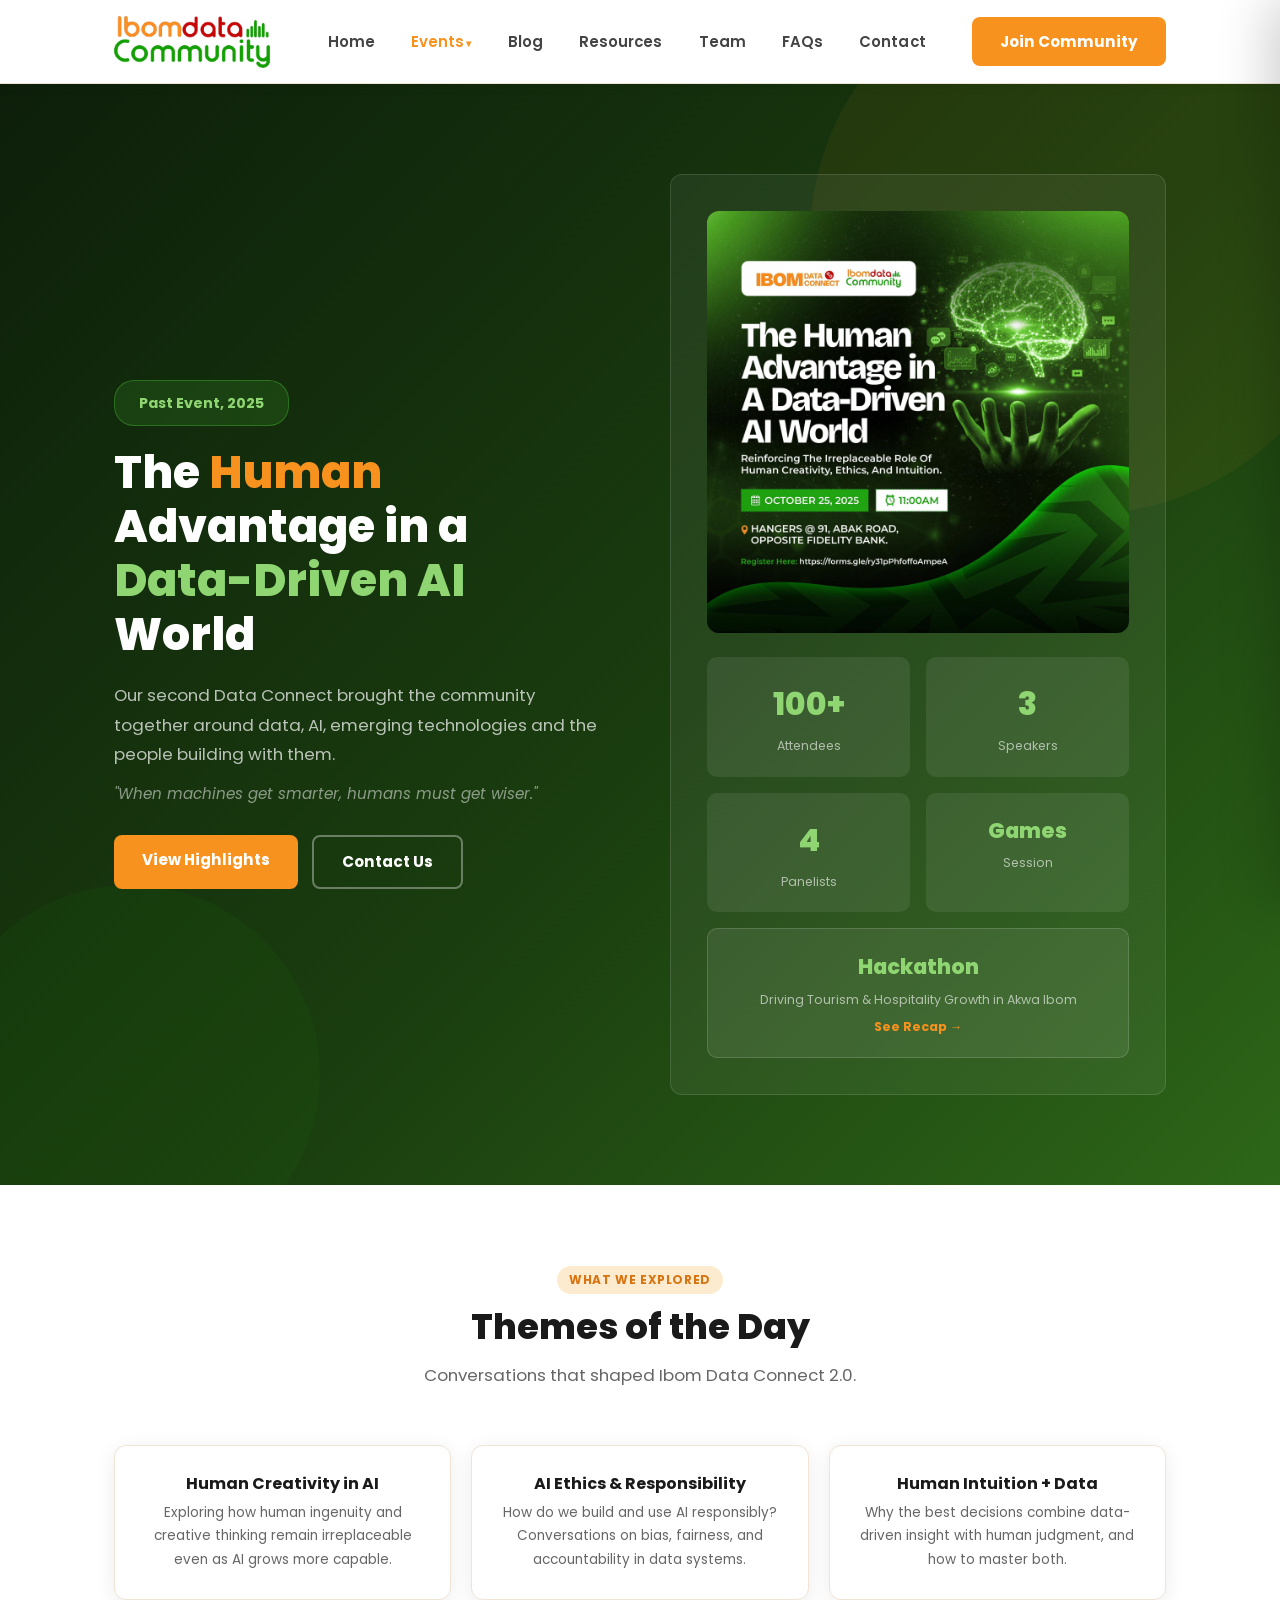
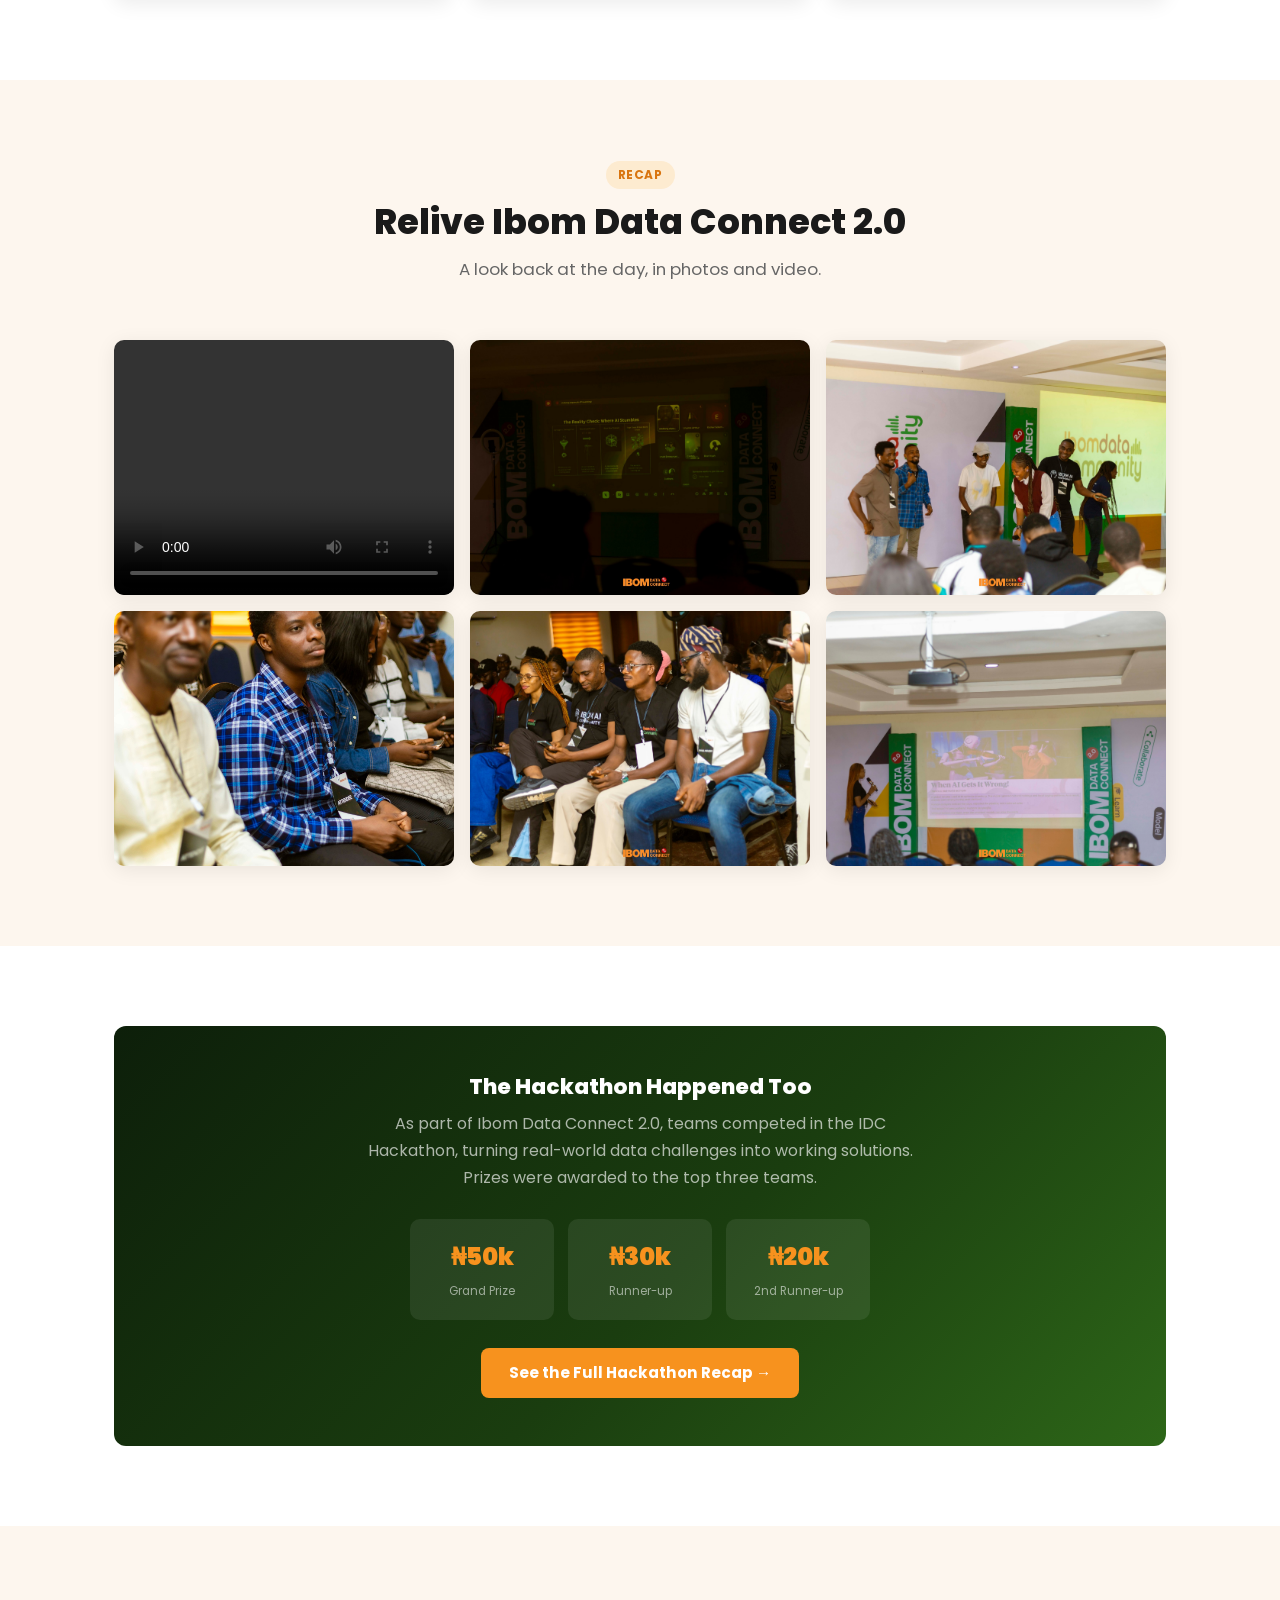
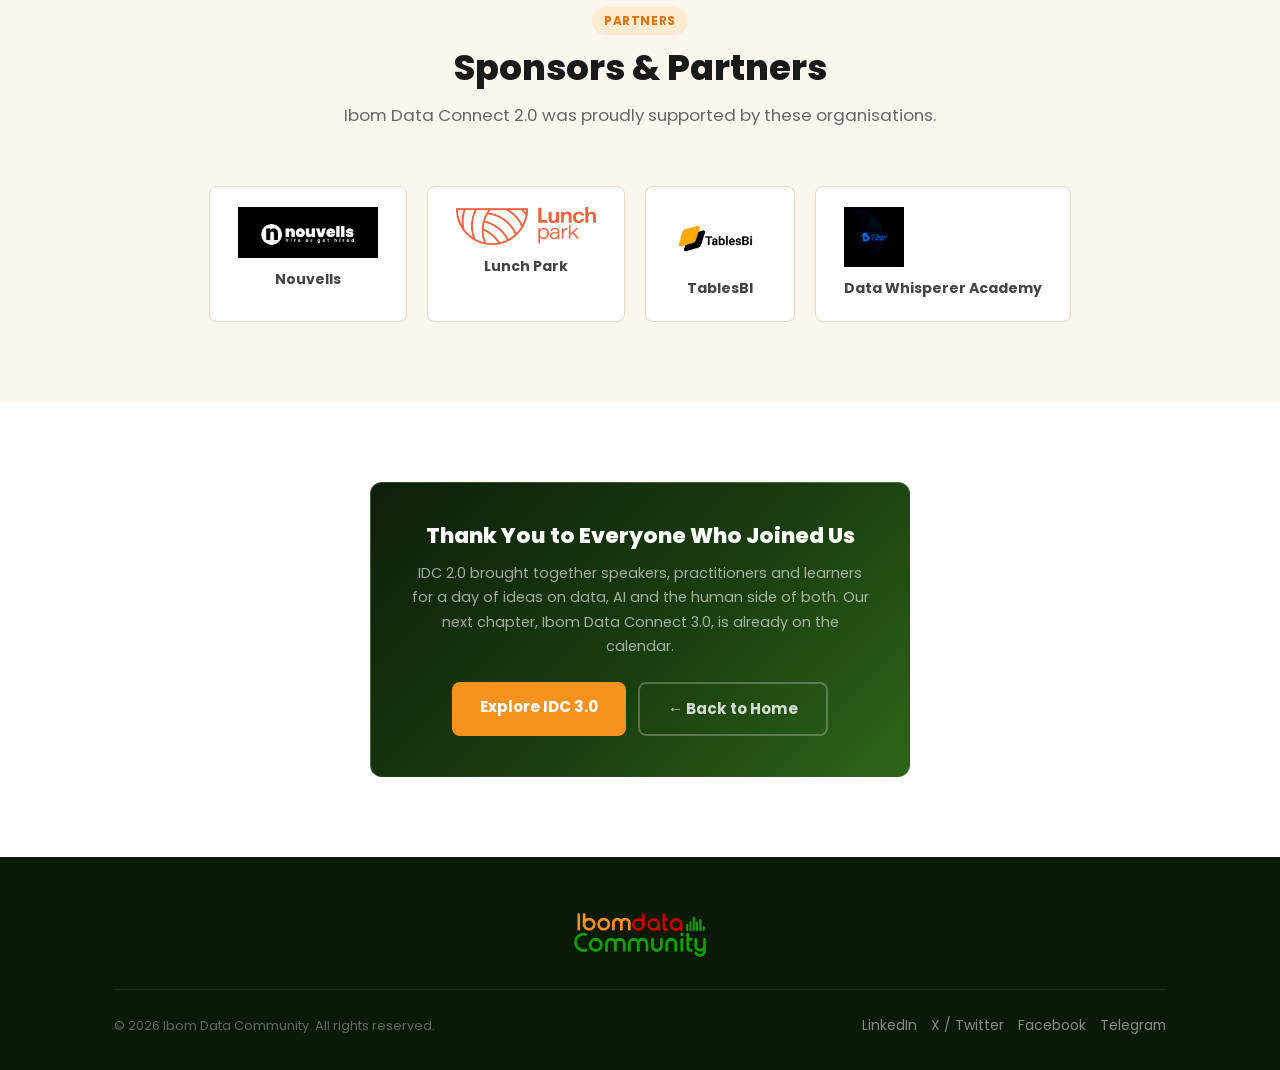
<file: ibom-data-connect-2025.html>
<!DOCTYPE html>
<html lang="en">
<head>
  <meta charset="UTF-8"/>
  <meta name="viewport" content="width=device-width, initial-scale=1.0"/>
  <title>Ibom Data Connect 2.0 | Ibom Data Community</title>
  <link rel="icon" type="image/png" sizes="32x32" href="images/favicon-32.png"/>
  <link rel="icon" type="image/png" sizes="16x16" href="images/favicon-16.png"/>
  <link rel="apple-touch-icon" href="images/apple-touch-icon.png"/>
  <meta name="description" content="Ibom Data Connect 2.0: The Human Advantage in a Data-Driven AI World. A recap of our second annual Data Connect from Ibom Data Community."/>
  <link rel="stylesheet" href="style.css?v=5"/>
  <style>
    .idc2-hero{background:linear-gradient(135deg,#0D1F0A 0%,#1A3D0F 55%,#2D6618 100%);color:white;padding:90px 0;position:relative;overflow:hidden;}
    .idc2-hero::before{content:'';position:absolute;top:-120px;right:-80px;width:550px;height:550px;border-radius:50%;background:var(--orange);opacity:.06;}
    .idc2-hero::after{content:'';position:absolute;bottom:-80px;left:-60px;width:380px;height:380px;border-radius:50%;background:var(--green);opacity:.08;}
    .idc2-hero-inner{display:grid;grid-template-columns:1fr 1fr;gap:60px;align-items:center;position:relative;z-index:1;}
    .idc2-hero h1{font-size:clamp(1.8rem,3.5vw,2.8rem);color:white;margin-bottom:20px;line-height:1.2;}
    .idc2-hero h1 .orange{color:var(--orange);}
    .idc2-hero h1 .blue{color:#8fd672;}
    .idc2-hero .sub{font-size:1.05rem;color:rgba(255,255,255,.7);margin-bottom:12px;line-height:1.75;}
    .idc2-hero .theme{font-size:.95rem;color:rgba(255,255,255,.5);margin-bottom:28px;font-style:italic;}
    .idc2-hero-actions{display:flex;gap:14px;flex-wrap:wrap;}
    .coming-badge-blue{display:inline-flex;align-items:center;gap:8px;background:rgba(77,201,58,.15);border:1px solid rgba(77,201,58,.35);border-radius:20px;padding:10px 24px;font-size:.9rem;font-weight:700;color:#8fd672;margin-bottom:20px;}
    .idc2-visual{background:rgba(255,255,255,.06);border:1px solid rgba(255,255,255,.12);border-radius:var(--radius);padding:36px;}
    .idc2-visual img{width:100%;border-radius:12px;margin-bottom:24px;display:block;}
    .idc2-stat-grid{display:grid;grid-template-columns:1fr 1fr;gap:16px;}
    .idc2-stat{background:rgba(255,255,255,.08);border-radius:10px;padding:20px;text-align:center;}
    .idc2-stat-link{grid-column:1 / -1;display:block;text-decoration:none;border:1px solid rgba(255,255,255,.15);transition:background .2s ease,transform .2s ease;}
    .idc2-stat-link:hover{background:rgba(255,255,255,.16);transform:translateY(-2px);}
    .idc2-stat .n{font-size:2rem;font-weight:800;color:#8fd672;display:block;}
    .idc2-stat .l{font-size:.78rem;color:rgba(255,255,255,.6);margin-top:4px;}
    .theme-grid{display:grid;grid-template-columns:repeat(3,1fr);gap:20px;}
    .theme-card{background:var(--white);border-radius:var(--radius);padding:28px;box-shadow:var(--shadow);border:1px solid var(--border-light);text-align:center;}
    .theme-card h4{margin-bottom:8px;font-size:1rem;}
    .theme-card p{font-size:.85rem;color:var(--text-light);}
    .highlight-gallery{display:grid;grid-template-columns:repeat(3,1fr);gap:16px;}
    .highlight-img{border-radius:10px;aspect-ratio:4/3;overflow:hidden;box-shadow:var(--shadow);}
    .highlight-img img{width:100%;height:100%;object-fit:cover;display:block;}
    .hackathon-recap{background:linear-gradient(135deg,#0D1F0A 0%,#1A3D0F 55%,#2D6618 100%);border-radius:var(--radius);padding:48px;text-align:center;color:white;}
    .hackathon-recap h3{color:white;margin-bottom:10px;}
    .hackathon-recap p{color:rgba(255,255,255,.65);max-width:560px;margin:0 auto 28px;}
    .prize-row{display:flex;gap:14px;justify-content:center;max-width:460px;margin:0 auto 28px;}
    .prize-mini{flex:1;text-align:center;background:rgba(255,255,255,.08);border-radius:10px;padding:18px 10px;}
    .prize-mini .amt{font-size:1.5rem;font-weight:900;color:var(--orange);display:block;font-family: 'Poppins', sans-serif;}
    .prize-mini .lbl{font-size:.72rem;color:rgba(255,255,255,.55);margin-top:4px;}
    .notify-box{background:rgba(255,255,255,.06);border:1px solid rgba(255,255,255,.12);border-radius:var(--radius);padding:40px;text-align:center;max-width:540px;margin:0 auto;}
    .notify-box h3{color:white;margin-bottom:12px;}
    .notify-box p{color:rgba(255,255,255,.6);font-size:.9rem;margin-bottom:24px;}
    @media(max-width:900px){.idc2-hero-inner{grid-template-columns:1fr}}
    @media(max-width:640px){.theme-grid{grid-template-columns:1fr}.highlight-gallery{grid-template-columns:1fr 1fr}.prize-row{flex-direction:column}}
  @media(max-width:640px){
    .idc2-hero{padding:40px 0;}
    .coming-badge-blue{margin-bottom:12px;padding:6px 16px;font-size:.78rem;}
    .idc2-hero h1{margin-bottom:12px;font-size:1.6rem;}
    .idc2-hero .sub{margin-bottom:10px;font-size:.92rem;}
    .idc2-hero .theme{margin-bottom:20px;}
  }
  </style>
</head>
<body>

<nav class="navbar">
  <div class="container nav-inner">
    <a href="index.html" class="nav-logo"><img src="images/logo-new.png" alt="Ibom Data Community"/></a>
    <ul class="nav-links">
      <li><a href="index.html">Home</a></li>
      <li class="dropdown">
        <a href="#" class="active">Events</a>
        <ul class="dropdown-menu">
          <li><a href="data-connect-2024.html">Ibom Data Connect 1.0</a></li>
          <li><a href="tech-mixer-2025.html">Tech Mixer 2025</a></li>
          <li><a href="ibom-data-connect-2025.html">Ibom Data Connect 2.0</a></li>
          <li><a href="hackathon-2025.html">Hackathon 2025</a></li>
          <li><a href="ibom-data-connect-3.html">Ibom Data Connect 3.0 (2026)</a></li>
        </ul>
      </li>
      <li><a href="blog.html">Blog</a></li>
      <li><a href="resources.html">Resources</a></li>
      <li><a href="team.html">Team</a></li>
      <li><a href="faqs.html">FAQs</a></li>
      <li><a href="contact.html">Contact</a></li>
    </ul>
    <a href="https://forms.gle/GvVMkUcGDKdPKGCW6" class="btn btn-primary nav-cta">Join Community</a>
    <div class="hamburger" onclick="toggleMobileNav()"><span></span><span></span><span></span></div>
  </div>
</nav>
<div class="nav-overlay" id="navOverlay"></div>
<div class="mobile-nav" id="mobileNav">
  <div class="nav-panel-header">
    <img class="nav-panel-logo" src="images/logo-new.png" alt="Ibom Data Community"/>
    <button class="nav-panel-close" onclick="toggleMobileNav()" aria-label="Close menu">✕</button>
  </div>
  <nav class="nav-panel-links">
    <a href="index.html">Home</a>
    <div class="nav-panel-accordion">
      <button type="button" class="nav-panel-accordion-trigger">Events <span class="chev">⌄</span></button>
      <div class="nav-panel-accordion-body">
        <a href="data-connect-2024.html">Ibom Data Connect 1.0</a>
        <a href="tech-mixer-2025.html">Tech Mixer 2025</a>
        <a href="ibom-data-connect-2025.html">Ibom Data Connect 2.0</a>
        <a href="hackathon-2025.html">Hackathon 2025</a>
        <a href="ibom-data-connect-3.html">Ibom Data Connect 3.0</a>
      </div>
    </div>
    <a href="blog.html">Blog</a>
    <a href="resources.html">Resources</a>
    <a href="team.html">Team</a>
    <a href="faqs.html">FAQs</a>
    <a href="contact.html">Contact</a>
  </nav>
  <a href="https://forms.gle/GvVMkUcGDKdPKGCW6" target="_blank" class="btn btn-primary nav-panel-cta">Join Community</a>
</div>

<section class="idc2-hero">
  <div class="container idc2-hero-inner">
    <div>
      <div class="coming-badge-blue">Past Event, 2025</div>
      <h1>The <span class="orange">Human</span> Advantage in a <span class="blue">Data-Driven AI</span> World</h1>
      <p class="sub">Our second Data Connect brought the community together around data, AI, emerging technologies and the people building with them.</p>
      <p class="theme">"When machines get smarter, humans must get wiser."</p>
      <div class="idc2-hero-actions">
        <a href="#highlights" class="btn btn-primary">View Highlights</a>
        <a href="contact.html" class="btn btn-outline" style="color:#fff;border-color:rgba(255,255,255,.35);">Contact Us</a>
      </div>
    </div>
    <div class="idc2-visual">
      <img src="images/community/idc2-flyer.jpg" alt="Ibom Data Connect 2.0 event flyer"/>
      <div class="idc2-stat-grid">
        <div class="idc2-stat"><span class="n">100+</span><div class="l">Attendees</div></div>
        <div class="idc2-stat"><span class="n">3</span><div class="l">Speakers</div></div>
        <div class="idc2-stat"><span class="n">4</span><div class="l">Panelists</div></div>
        <div class="idc2-stat"><span class="n" style="font-size:1.3rem;">Games</span><div class="l">Session</div></div>
        <a href="#hackathon" class="idc2-stat idc2-stat-link"><span class="n" style="font-size:1.3rem;">Hackathon</span><div class="l">Driving Tourism &amp; Hospitality Growth in Akwa Ibom</div><div class="l" style="margin-top:6px;color:var(--orange);font-weight:700;">See Recap →</div></a>
      </div>
    </div>
  </div>
</section>

<!-- WHAT WE EXPLORED -->
<section class="section section-white">
  <div class="container">
    <div class="section-header">
      <div class="tag">What We Explored</div>
      <h2>Themes of the Day</h2>
      <p>Conversations that shaped Ibom Data Connect 2.0.</p>
    </div>
    <div class="theme-grid">
      <div class="theme-card">
        <h4>Human Creativity in AI</h4>
        <p>Exploring how human ingenuity and creative thinking remain irreplaceable even as AI grows more capable.</p>
      </div>
      <div class="theme-card">
        <h4>AI Ethics &amp; Responsibility</h4>
        <p>How do we build and use AI responsibly? Conversations on bias, fairness, and accountability in data systems.</p>
      </div>
      <div class="theme-card">
        <h4>Human Intuition + Data</h4>
        <p>Why the best decisions combine data-driven insight with human judgment, and how to master both.</p>
      </div>
    </div>
  </div>
</section>

<!-- EVENT HIGHLIGHTS -->
<section class="section section-cream" id="highlights">
  <div class="container">
    <div class="section-header">
      <div class="tag">Recap</div>
      <h2>Relive Ibom Data Connect 2.0</h2>
      <p>A look back at the day, in photos and video.</p>
    </div>
    <div class="highlight-gallery">
      <div class="highlight-img">
        <video controls playsinline preload="metadata" style="width:100%;height:100%;object-fit:cover;display:block;">
          <source src="videos/idc2-recap.mp4" type="video/mp4"/>
          Your browser does not support the video tag.
        </video>
      </div>
      <div class="highlight-img"><img src="images/community/idc2-highlight-1.jpg" alt="Ibom Data Connect 2.0 speaker presenting"/></div>
      <div class="highlight-img"><img src="images/community/idc2-highlight-2.jpg" alt="Ibom Data Connect 2.0 team on stage"/></div>
      <div class="highlight-img"><img src="images/community/idc2-highlight-3.jpg" alt="Ibom Data Connect 2.0 attendees in the audience"/></div>
      <div class="highlight-img"><img src="images/community/idc2-highlight-4.jpg" alt="Ibom Data Connect 2.0 panel members"/></div>
      <div class="highlight-img"><img src="images/community/idc2-highlight-7.jpg" alt="A speaker presenting When AI Gets It Wrong at Ibom Data Connect 2.0"/></div>
    </div>
  </div>
</section>

<!-- HACKATHON -->
<section class="section section-white" id="hackathon">
  <div class="container">
    <div class="hackathon-recap">
      <h3>The Hackathon Happened Too</h3>
      <p>As part of Ibom Data Connect 2.0, teams competed in the IDC Hackathon, turning real-world data challenges into working solutions. Prizes were awarded to the top three teams.</p>
      <div class="prize-row">
        <div class="prize-mini"><span class="amt">₦50k</span><div class="lbl">Grand Prize</div></div>
        <div class="prize-mini"><span class="amt">₦30k</span><div class="lbl">Runner-up</div></div>
        <div class="prize-mini"><span class="amt">₦20k</span><div class="lbl">2nd Runner-up</div></div>
      </div>
      <a href="hackathon-2025.html" class="btn btn-primary">See the Full Hackathon Recap →</a>
    </div>
  </div>
</section>

<!-- SPONSORS -->
<section class="section section-cream">
  <div class="container">
    <div class="section-header">
      <div class="tag">Partners</div>
      <h2>Sponsors &amp; Partners</h2>
      <p>Ibom Data Connect 2.0 was proudly supported by these organisations.</p>
    </div>
    <div class="sponsor-grid">
      <div class="sponsor-card"><img src="images/community/nouvells-logo.jpg" alt="Nouvells" style="max-width:140px;max-height:60px;object-fit:contain;margin-bottom:10px;"/>Nouvells</div>
      <div class="sponsor-card"><img src="images/community/lunchpark-logo.jpg" alt="Lunch Park" style="max-width:140px;max-height:60px;object-fit:contain;margin-bottom:10px;"/>Lunch Park</div>
      <div class="sponsor-card"><img src="images/community/tablesbi-logo.jpg" alt="TablesBI" style="max-width:140px;max-height:60px;object-fit:contain;margin-bottom:10px;"/>TablesBI</div>
      <div class="sponsor-card"><img src="images/community/data-whisperer-logo.jpg" alt="Data Whisperer Academy" style="max-width:140px;max-height:60px;object-fit:contain;margin-bottom:10px;"/>Data Whisperer Academy</div>
    </div>
  </div>
</section>

<!-- CONTACT CTA -->
<section class="section section-white">
  <div class="container">
    <div class="notify-box" style="background:linear-gradient(135deg,#0D1F0A 0%,#1A3D0F 55%,#2D6618 100%);">
      <h3>Thank You to Everyone Who Joined Us</h3>
      <p>IDC 2.0 brought together speakers, practitioners and learners for a day of ideas on data, AI and the human side of both. Our next chapter, Ibom Data Connect 3.0, is already on the calendar.</p>
      <div style="display:flex;gap:12px;justify-content:center;flex-wrap:wrap;">
        <a href="ibom-data-connect-3.html" class="btn btn-primary">Explore IDC 3.0</a>
        <a href="index.html" class="btn btn-outline" style="color:rgba(255,255,255,.8);border-color:rgba(255,255,255,.25);">← Back to Home</a>
      </div>
    </div>
  </div>
</section>

<footer class="footer">
  <div class="container">
    <img class="footer-logo-img" src="images/logo-new.png" alt="Ibom Data Community"/>
    <div class="footer-bottom"><span>© 2026 Ibom Data Community. All rights reserved.</span><div class="social-links"><a href="https://www.linkedin.com/company/ibom-data-community/" target="_blank" rel="noopener">LinkedIn</a><a href="https://x.com/ibomdata" target="_blank" rel="noopener">X / Twitter</a><a href="https://www.facebook.com/profile.php?id=6156" target="_blank" rel="noopener">Facebook</a><a href="https://t.me/+qV1_0I_eZ5g2OTY0" target="_blank" rel="noopener">Telegram</a></div></div>
  </div>
</footer>

<script src="js/main.js?v=4"></script>
</body>
</html>
</file>
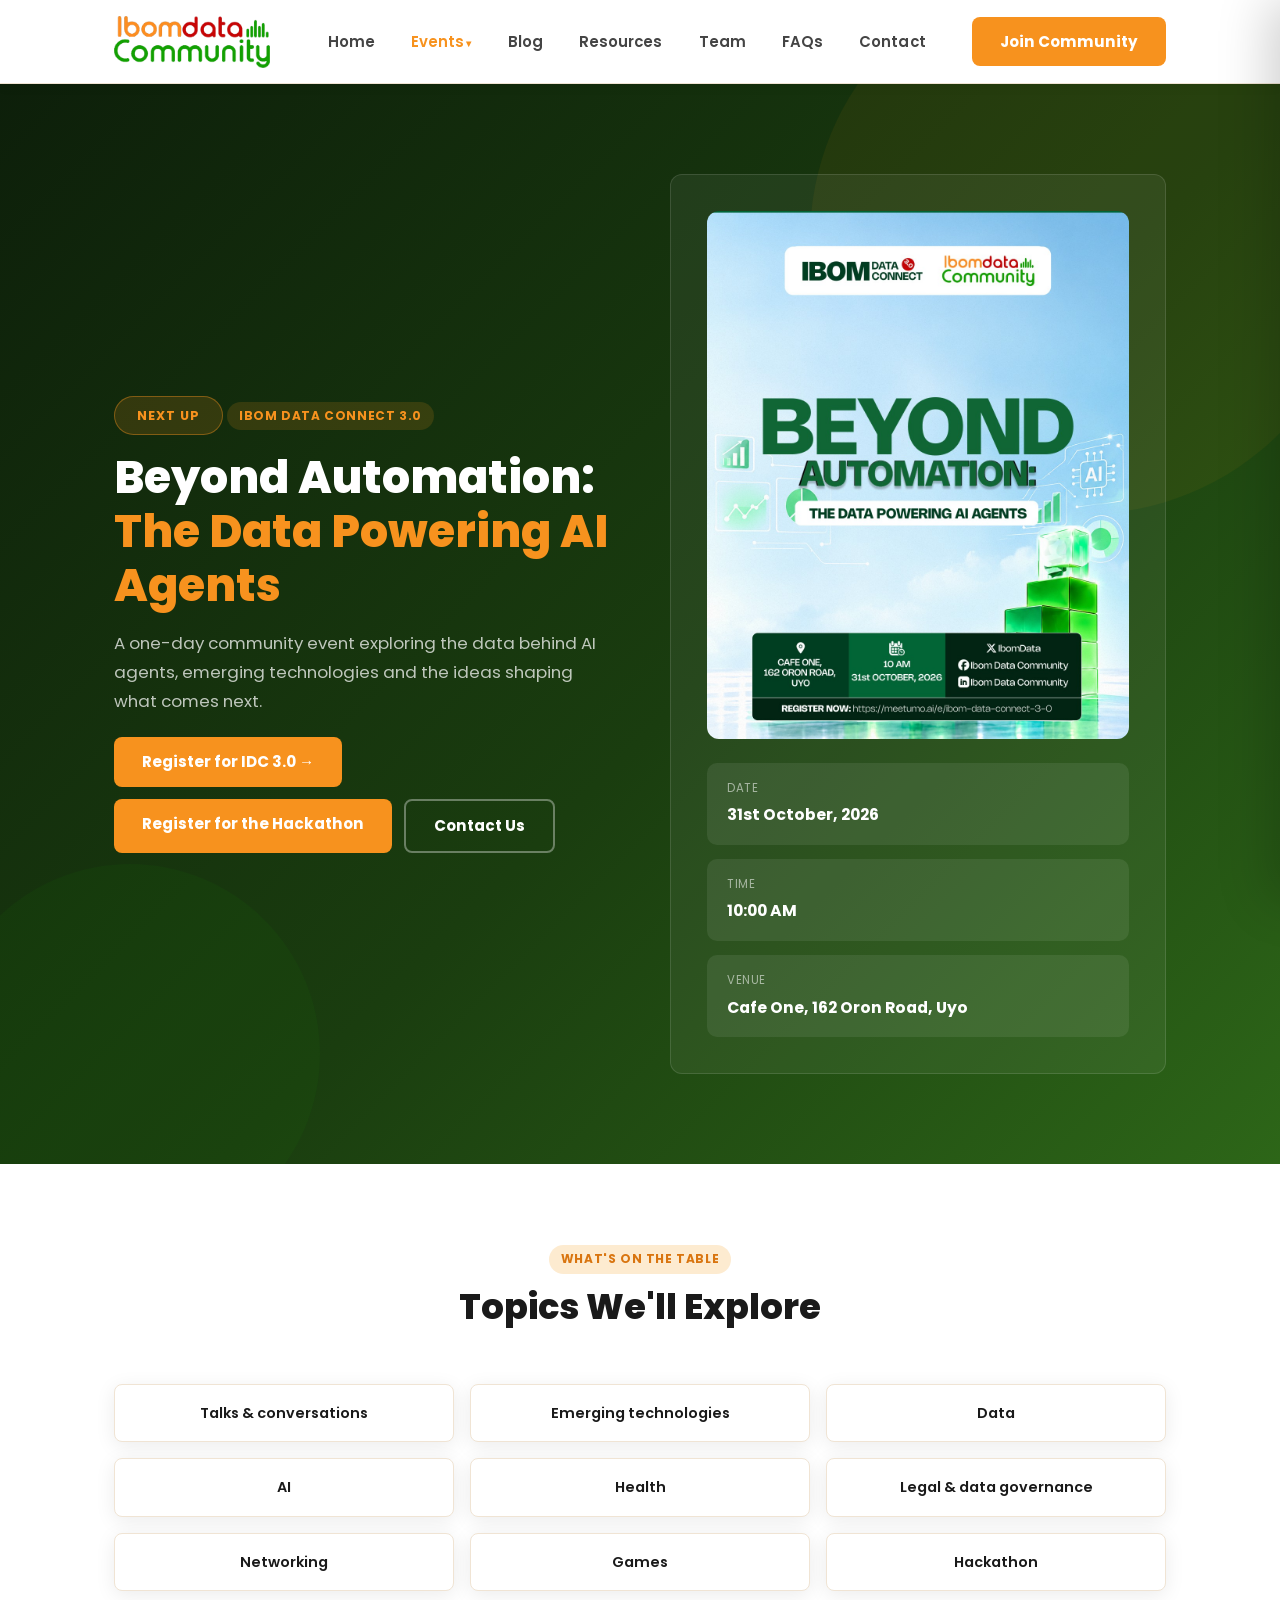
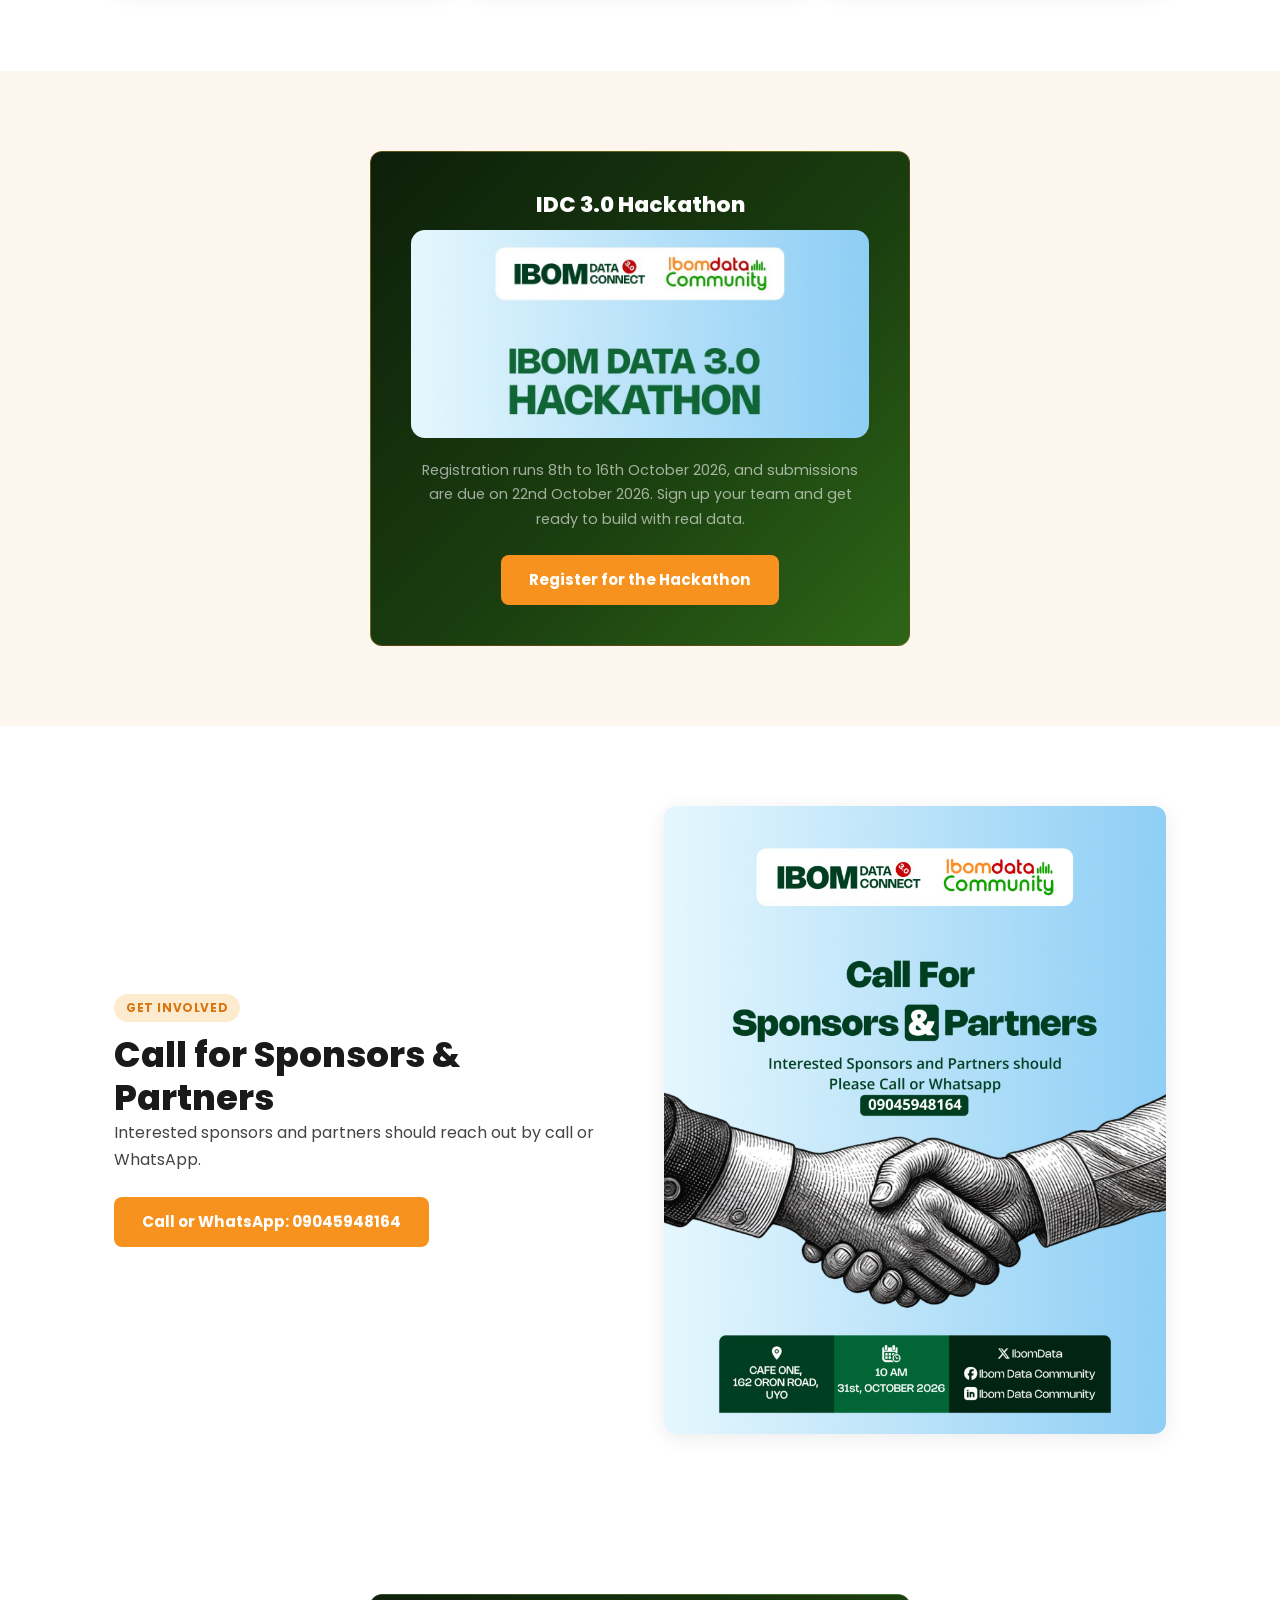
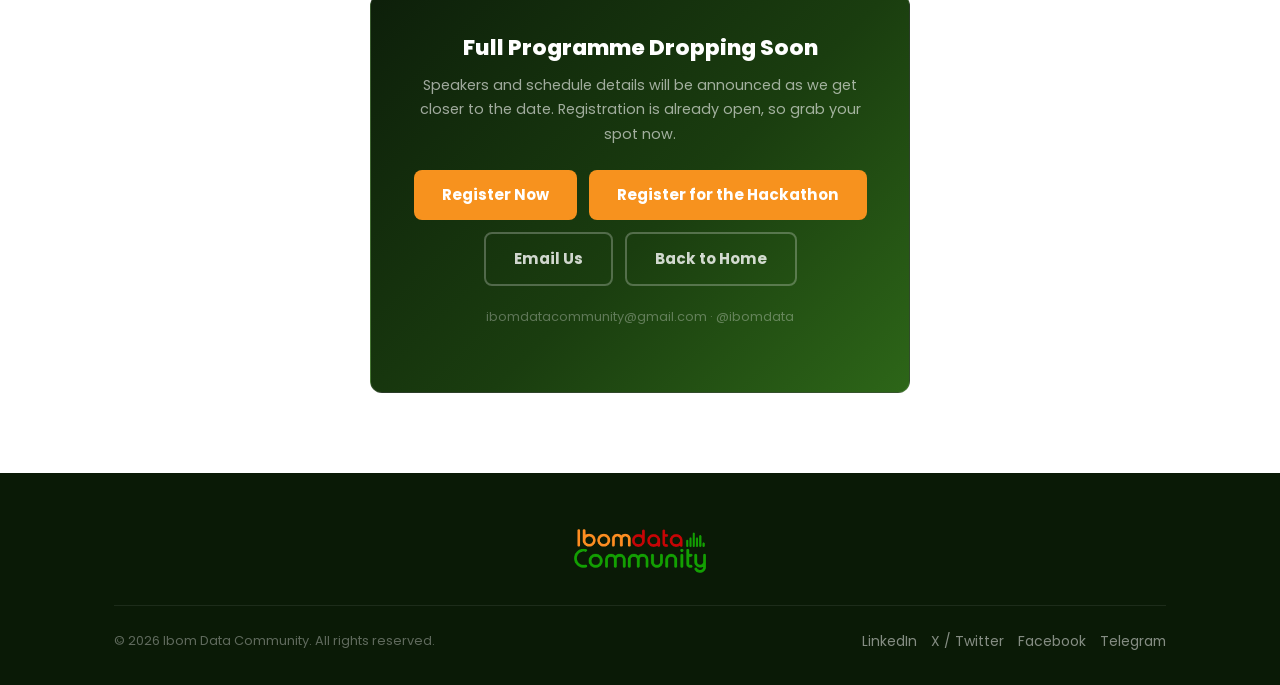
<file: ibom-data-connect-3.html>
<!DOCTYPE html>
<html lang="en">
<head>
  <meta charset="UTF-8"/>
  <meta name="viewport" content="width=device-width, initial-scale=1.0"/>
  <title>Ibom Data Connect 3.0 | Ibom Data Community</title>
  <link rel="icon" type="image/png" sizes="32x32" href="images/favicon-32.png"/>
  <link rel="icon" type="image/png" sizes="16x16" href="images/favicon-16.png"/>
  <link rel="apple-touch-icon" href="images/apple-touch-icon.png"/>
  <meta name="description" content="Ibom Data Connect 3.0: Beyond Automation, The Data Powering AI Agents. 31 October 2026. From Ibom Data Community."/>
  <link rel="stylesheet" href="style.css?v=5"/>
  <style>
    .idc3-hero{background:linear-gradient(135deg,#0D1F0A 0%,#1A3D0F 55%,#2D6618 100%);color:white;padding:90px 0;position:relative;overflow:hidden;}
    .idc3-hero::before{content:'';position:absolute;top:-120px;right:-80px;width:550px;height:550px;border-radius:50%;background:var(--orange);opacity:.06;}
    .idc3-hero::after{content:'';position:absolute;bottom:-80px;left:-60px;width:380px;height:380px;border-radius:50%;background:var(--green);opacity:.08;}
    .idc3-hero-inner{display:grid;grid-template-columns:1fr 1fr;gap:60px;align-items:center;position:relative;z-index:1;}
    .idc3-hero h1{font-size:clamp(1.8rem,3.5vw,2.8rem);color:white;margin-bottom:16px;line-height:1.2;}
    .idc3-hero h1 .orange{color:var(--orange);}
    .idc3-hero .sub{font-size:1.05rem;color:rgba(255,255,255,.72);margin-bottom:20px;line-height:1.75;}
    .next-badge{display:inline-flex;align-items:center;gap:8px;background:rgba(247,146,30,.15);border:1px solid rgba(247,146,30,.4);border-radius:20px;padding:8px 22px;font-size:.8rem;font-weight:700;color:var(--orange);text-transform:uppercase;letter-spacing:.08em;margin-bottom:16px;}
    .idc3-hero-actions{display:flex;gap:12px;flex-wrap:wrap;}
    .idc3-visual{background:rgba(255,255,255,.06);border:1px solid rgba(255,255,255,.12);border-radius:var(--radius);padding:36px;}
    .idc3-visual img{width:100%;border-radius:12px;margin-bottom:24px;display:block;}
    .idc3-detail-list{display:flex;flex-direction:column;gap:14px;}
    .idc3-detail-item{background:rgba(255,255,255,.08);border-radius:10px;padding:16px 20px;}
    .idc3-detail-item .l{font-size:.72rem;color:rgba(255,255,255,.55);text-transform:uppercase;letter-spacing:.05em;margin-bottom:4px;}
    .idc3-detail-item .v{font-size:.98rem;font-weight:700;color:white;}
    .topics-grid{display:grid;grid-template-columns:repeat(3,1fr);gap:16px;}
    .topic-pill{background:var(--white);border:1px solid var(--border-light);box-shadow:var(--shadow);border-radius:var(--radius-sm);padding:16px 18px;font-size:.9rem;font-weight:600;color:var(--text-dark);text-align:center;}
    .notify-box{background:linear-gradient(135deg,#0D1F0A 0%,#1A3D0F 55%,#2D6618 100%);border:1px solid rgba(255,255,255,.12);border-radius:var(--radius);padding:40px;text-align:center;max-width:540px;margin:0 auto;}
    .notify-box h3{color:white;margin-bottom:12px;}
    .notify-box p{color:rgba(255,255,255,.6);font-size:.9rem;margin-bottom:24px;}
    .sponsors-call-inner{display:grid;grid-template-columns:1fr 1fr;gap:48px;align-items:center;}
    .sponsors-call-img{border-radius:var(--radius);overflow:hidden;box-shadow:var(--shadow);}
    .sponsors-call-img img{width:100%;display:block;}
    @media(max-width:900px){.idc3-hero-inner{grid-template-columns:1fr}.sponsors-call-inner{grid-template-columns:1fr;text-align:center;}.sponsors-call-img{order:-1;max-width:360px;margin:0 auto;}}
    @media(max-width:640px){
      .topics-grid{grid-template-columns:1fr 1fr;}
      .idc3-hero{padding:40px 0;}
      .next-badge{margin-bottom:10px;padding:6px 16px;font-size:.72rem;}
      .idc3-hero h1{margin-bottom:12px;font-size:1.6rem;}
      .idc3-hero .sub{margin-bottom:16px;font-size:.92rem;}
    }
  </style>
</head>
<body>

<nav class="navbar">
  <div class="container nav-inner">
    <a href="index.html" class="nav-logo"><img src="images/logo-new.png" alt="Ibom Data Community"/></a>
    <ul class="nav-links">
      <li><a href="index.html">Home</a></li>
      <li class="dropdown">
        <a href="#" class="active">Events</a>
        <ul class="dropdown-menu">
          <li><a href="data-connect-2024.html">Ibom Data Connect 1.0</a></li>
          <li><a href="tech-mixer-2025.html">Tech Mixer 2025</a></li>
          <li><a href="ibom-data-connect-2025.html">Ibom Data Connect 2.0</a></li>
          <li><a href="hackathon-2025.html">Hackathon 2025</a></li>
          <li><a href="ibom-data-connect-3.html">Ibom Data Connect 3.0 (2026)</a></li>
        </ul>
      </li>
      <li><a href="blog.html">Blog</a></li>
      <li><a href="resources.html">Resources</a></li>
      <li><a href="team.html">Team</a></li>
      <li><a href="faqs.html">FAQs</a></li>
      <li><a href="contact.html">Contact</a></li>
    </ul>
    <a href="https://forms.gle/GvVMkUcGDKdPKGCW6" class="btn btn-primary nav-cta">Join Community</a>
    <div class="hamburger" onclick="toggleMobileNav()"><span></span><span></span><span></span></div>
  </div>
</nav>
<div class="nav-overlay" id="navOverlay"></div>
<div class="mobile-nav" id="mobileNav">
  <div class="nav-panel-header">
    <img class="nav-panel-logo" src="images/logo-new.png" alt="Ibom Data Community"/>
    <button class="nav-panel-close" onclick="toggleMobileNav()" aria-label="Close menu">✕</button>
  </div>
  <nav class="nav-panel-links">
    <a href="index.html">Home</a>
    <div class="nav-panel-accordion">
      <button type="button" class="nav-panel-accordion-trigger">Events <span class="chev">⌄</span></button>
      <div class="nav-panel-accordion-body">
        <a href="data-connect-2024.html">Ibom Data Connect 1.0</a>
        <a href="tech-mixer-2025.html">Tech Mixer 2025</a>
        <a href="ibom-data-connect-2025.html">Ibom Data Connect 2.0</a>
        <a href="hackathon-2025.html">Hackathon 2025</a>
        <a href="ibom-data-connect-3.html">Ibom Data Connect 3.0</a>
      </div>
    </div>
    <a href="blog.html">Blog</a>
    <a href="resources.html">Resources</a>
    <a href="team.html">Team</a>
    <a href="faqs.html">FAQs</a>
    <a href="contact.html">Contact</a>
  </nav>
  <a href="https://forms.gle/GvVMkUcGDKdPKGCW6" target="_blank" class="btn btn-primary nav-panel-cta">Join Community</a>
</div>

<section class="idc3-hero">
  <div class="container idc3-hero-inner">
    <div>
      <div class="next-badge">Next Up</div>
      <div class="tag" style="background:rgba(247,146,30,.15);color:var(--orange);margin-bottom:16px;">Ibom Data Connect 3.0</div>
      <h1>Beyond Automation: <span class="orange">The Data Powering AI Agents</span></h1>
      <p class="sub">A one-day community event exploring the data behind AI agents, emerging technologies and the ideas shaping what comes next.</p>
      <div class="idc3-hero-actions">
        <a href="https://meetumo.ai/e/ibom-data-connect-3-0" target="_blank" rel="noopener" class="btn btn-primary">Register for IDC 3.0 →</a>
        <a href="blog-post.html?slug=the-next-hackathon-is-on-the-way" class="btn btn-primary">Register for the Hackathon</a>
        <a href="contact.html" class="btn btn-outline" style="color:#fff;border-color:rgba(255,255,255,.35);">Contact Us</a>
      </div>
    </div>
    <div class="idc3-visual">
      <img src="images/community/idc3-flyer.jpg" alt="Ibom Data Connect 3.0 event flyer"/>
      <div class="idc3-detail-list">
        <div class="idc3-detail-item"><div class="l">Date</div><div class="v">31st October, 2026</div></div>
        <div class="idc3-detail-item"><div class="l">Time</div><div class="v">10:00 AM</div></div>
        <div class="idc3-detail-item"><div class="l">Venue</div><div class="v">Cafe One, 162 Oron Road, Uyo</div></div>
      </div>
    </div>
  </div>
</section>

<!-- TOPICS -->
<section class="section section-white">
  <div class="container">
    <div class="section-header">
      <div class="tag">What's on the Table</div>
      <h2>Topics We'll Explore</h2>
    </div>
    <div class="topics-grid">
      <div class="topic-pill">Talks &amp; conversations</div>
      <div class="topic-pill">Emerging technologies</div>
      <div class="topic-pill">Data</div>
      <div class="topic-pill">AI</div>
      <div class="topic-pill">Health</div>
      <div class="topic-pill">Legal &amp; data governance</div>
      <div class="topic-pill">Networking</div>
      <div class="topic-pill">Games</div>
      <div class="topic-pill">Hackathon</div>
    </div>
  </div>
</section>

<!-- HACKATHON -->
<section class="section section-cream" id="hackathon">
  <div class="container">
    <div class="notify-box" style="border-color:rgba(247,146,30,.3);">
      <h3>IDC 3.0 Hackathon</h3>
      <img src="images/community/idc3-hackathon-cover.jpg" alt="Ibom Data 3.0 Hackathon" style="display:block;width:100%;max-width:520px;margin:0 auto 20px;border-radius:14px;"/>
      <p>Registration runs 8th to 16th October 2026, and submissions are due on 22nd October 2026. Sign up your team and get ready to build with real data.</p>
      <a href="blog-post.html?slug=the-next-hackathon-is-on-the-way" class="btn btn-primary">Register for the Hackathon</a>
    </div>
  </div>
</section>

<!-- SPONSORS CALL -->
<section class="section section-white">
  <div class="container sponsors-call-inner">
    <div>
      <div class="tag">Get Involved</div>
      <h2>Call for Sponsors &amp; Partners</h2>
      <p style="margin-bottom:24px;">Interested sponsors and partners should reach out by call or WhatsApp.</p>
      <a href="https://wa.me/2349045948164" target="_blank" rel="noopener" class="btn btn-primary">Call or WhatsApp: 09045948164</a>
    </div>
    <div class="sponsors-call-img">
      <img src="images/community/idc3-sponsors-flyer.jpg" alt="Call for Sponsors and Partners for Ibom Data Connect 3.0"/>
    </div>
  </div>
</section>

<!-- FULL PROGRAMME -->
<section class="section section-white">
  <div class="container">
    <div class="notify-box">
      <h3>Full Programme Dropping Soon</h3>
      <p>Speakers and schedule details will be announced as we get closer to the date. Registration is already open, so grab your spot now.</p>
      <div style="display:flex;gap:12px;justify-content:center;flex-wrap:wrap;">
        <a href="https://meetumo.ai/e/ibom-data-connect-3-0" target="_blank" rel="noopener" class="btn btn-primary">Register Now</a>
        <a href="blog-post.html?slug=the-next-hackathon-is-on-the-way" class="btn btn-primary">Register for the Hackathon</a>
        <a href="mailto:ibomdatacommunity@gmail.com" class="btn btn-outline" style="color:rgba(255,255,255,.8);border-color:rgba(255,255,255,.25);">Email Us</a>
        <a href="index.html" class="btn btn-outline" style="color:rgba(255,255,255,.8);border-color:rgba(255,255,255,.25);">Back to Home</a>
      </div>
      <p style="margin-top:20px;font-size:.8rem;color:rgba(255,255,255,.3);">ibomdatacommunity@gmail.com · @ibomdata</p>
    </div>
  </div>
</section>

<footer class="footer">
  <div class="container">
    <img class="footer-logo-img" src="images/logo-new.png" alt="Ibom Data Community"/>
    <div class="footer-bottom"><span>© 2026 Ibom Data Community. All rights reserved.</span><div class="social-links"><a href="https://www.linkedin.com/company/ibom-data-community/" target="_blank" rel="noopener">LinkedIn</a><a href="https://x.com/ibomdata" target="_blank" rel="noopener">X / Twitter</a><a href="https://www.facebook.com/profile.php?id=6156" target="_blank" rel="noopener">Facebook</a><a href="https://t.me/+qV1_0I_eZ5g2OTY0" target="_blank" rel="noopener">Telegram</a></div></div>
  </div>
</footer>

<script src="js/main.js?v=4"></script>
</body>
</html>
</file>
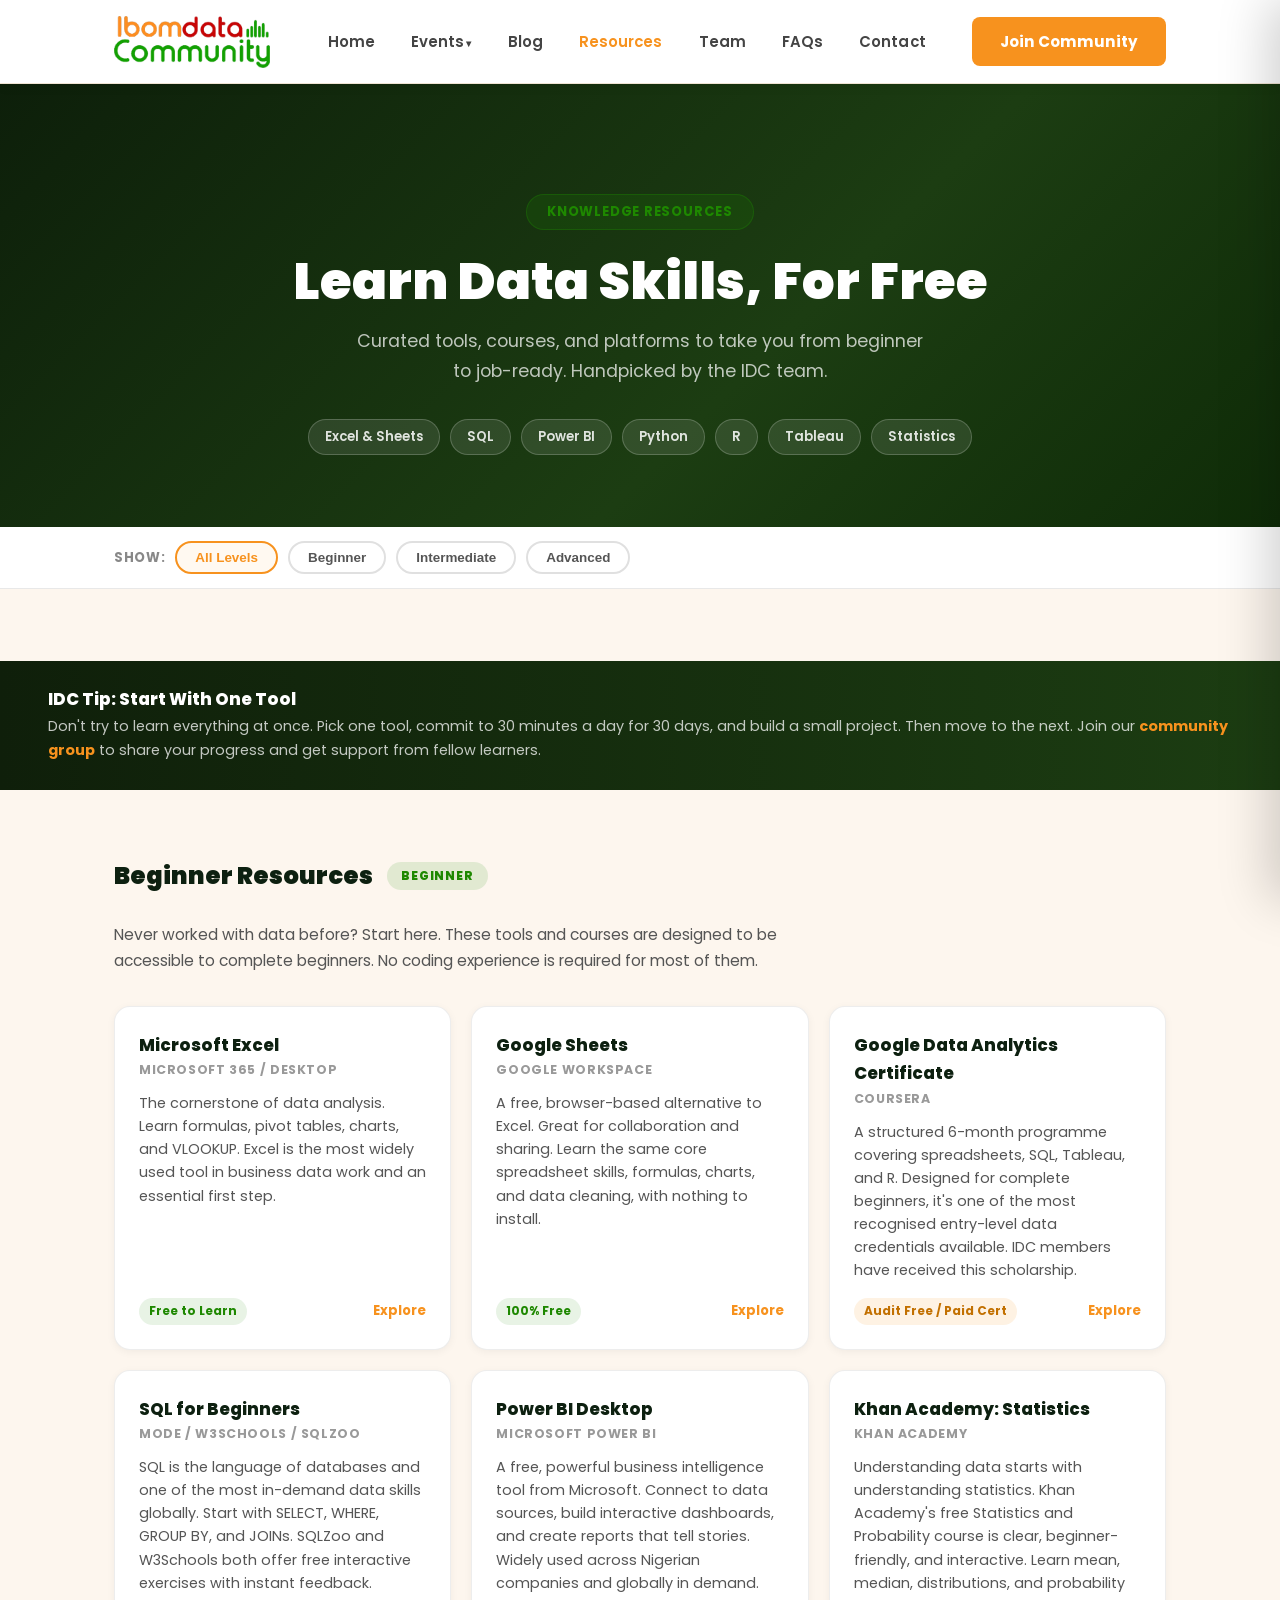
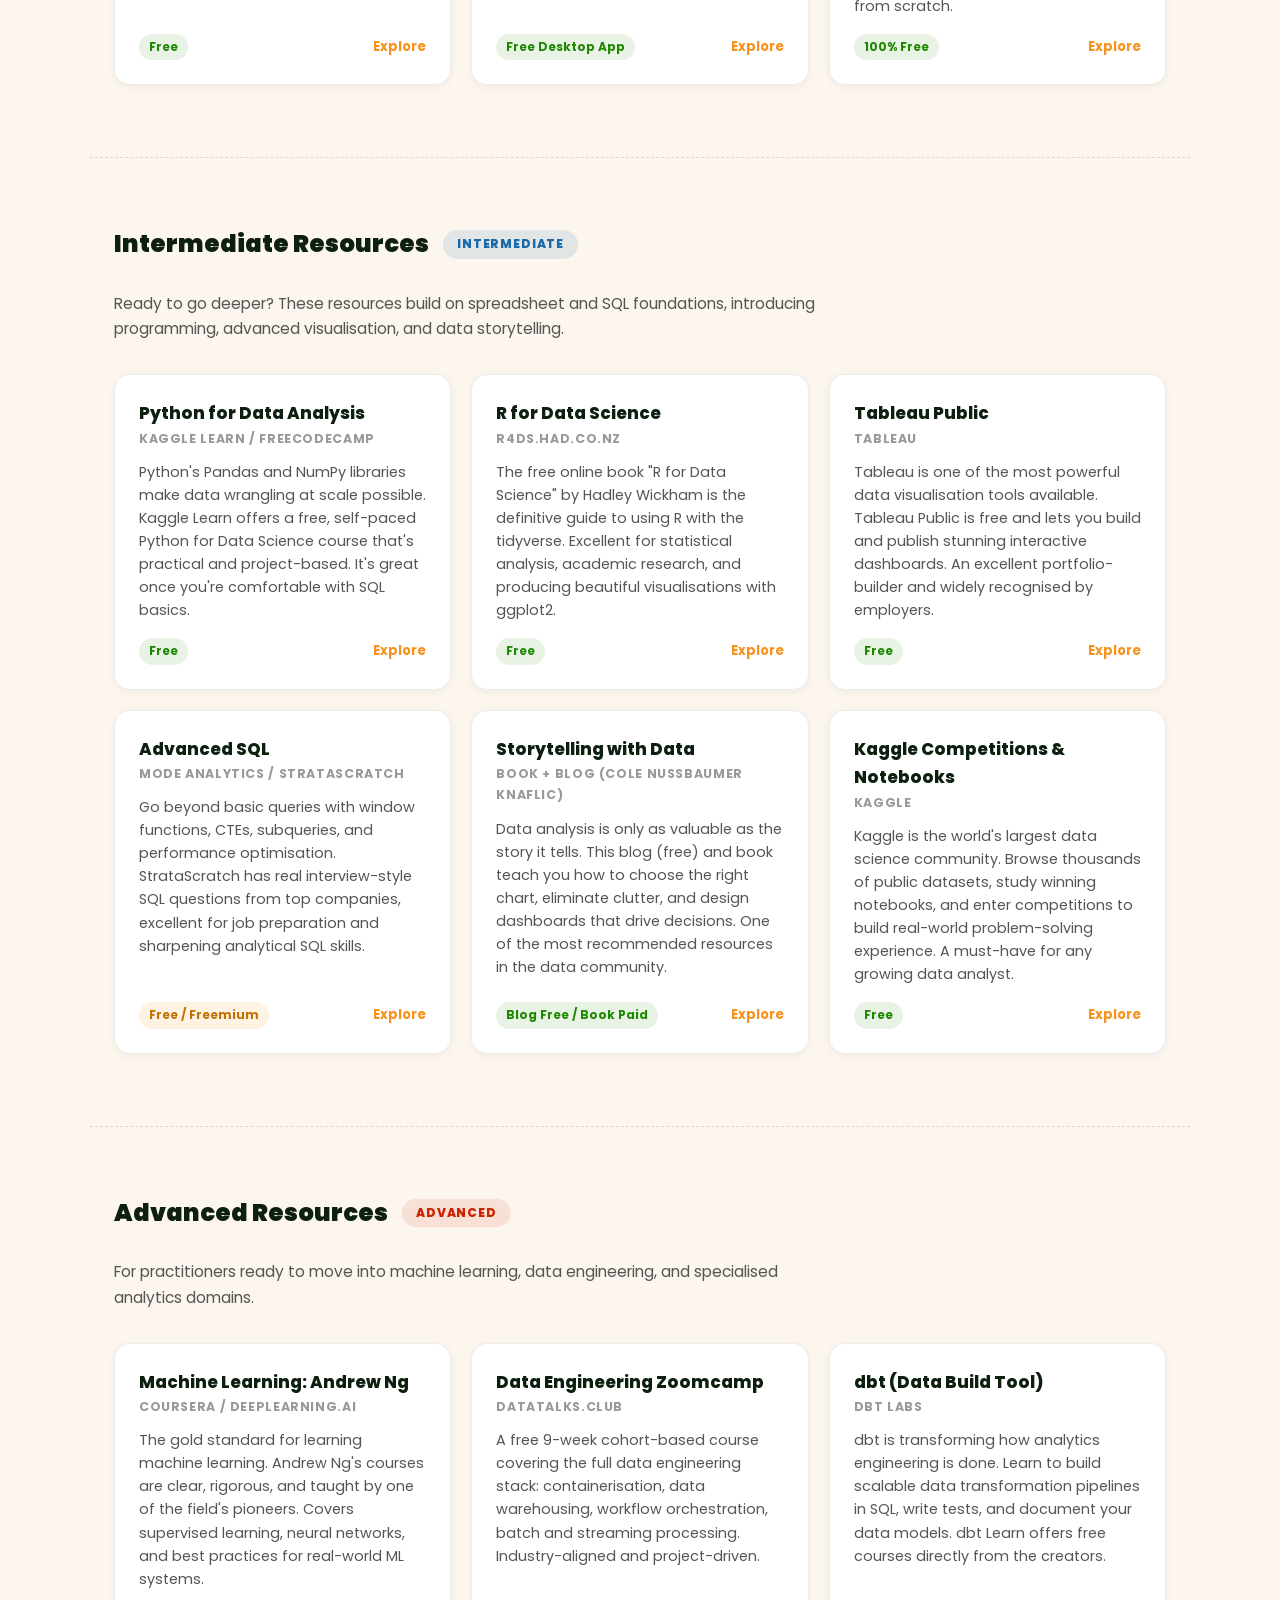
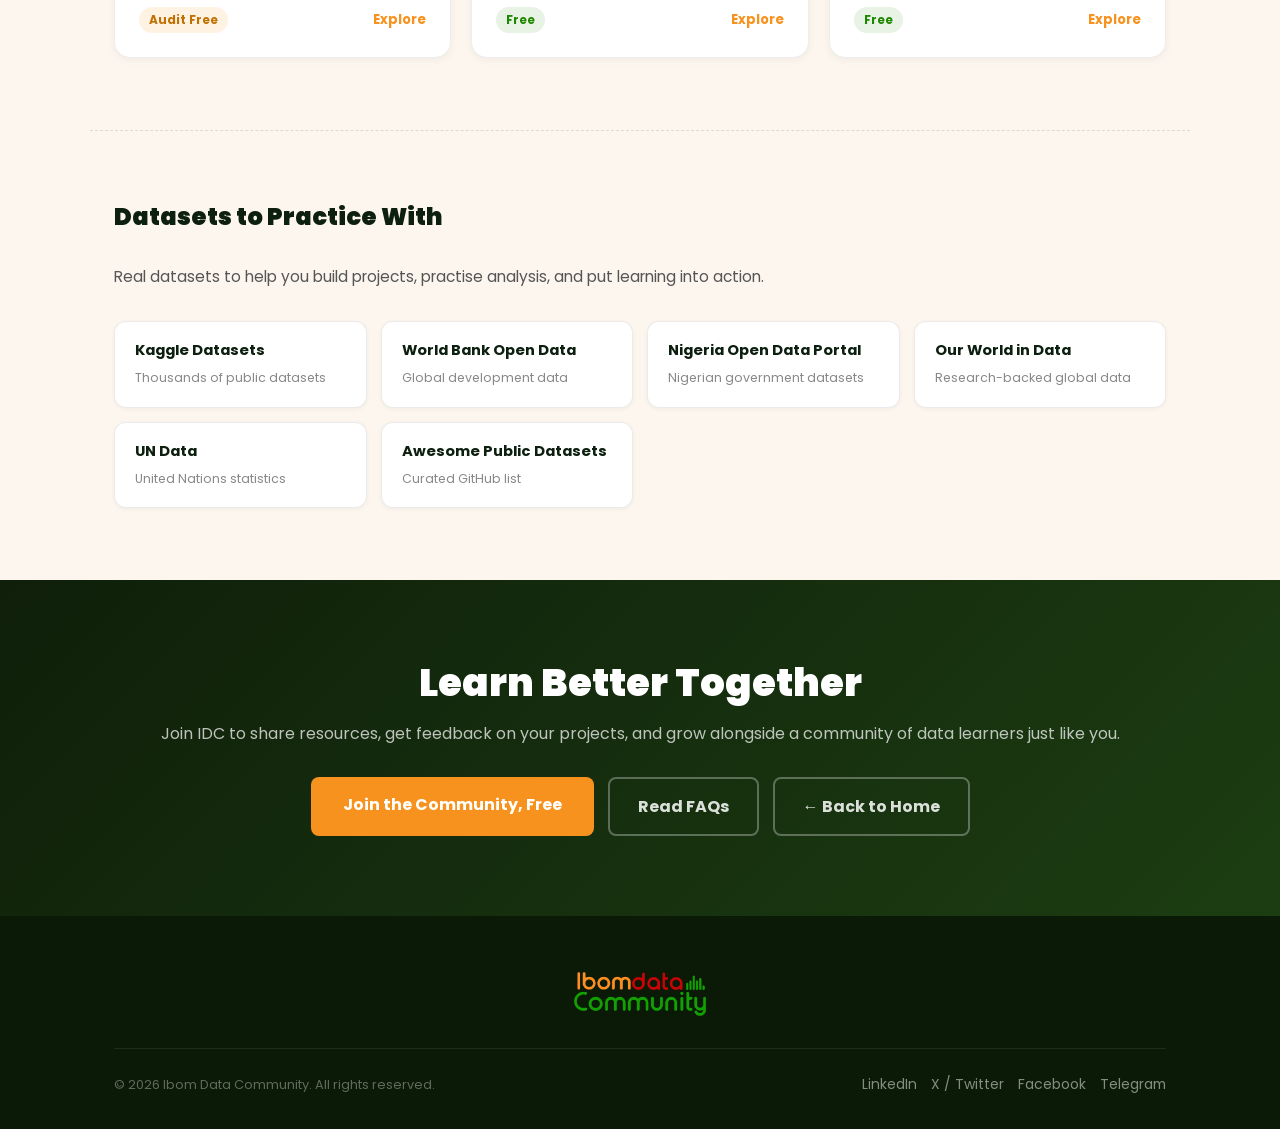
<file: resources.html>
<!DOCTYPE html>
<html lang="en">
<head>
  <meta charset="UTF-8"/>
  <meta name="viewport" content="width=device-width, initial-scale=1.0"/>
  <title>Knowledge Resources | Ibom Data Community</title>
  <link rel="icon" type="image/png" sizes="32x32" href="images/favicon-32.png"/>
  <link rel="icon" type="image/png" sizes="16x16" href="images/favicon-16.png"/>
  <link rel="apple-touch-icon" href="images/apple-touch-icon.png"/>
  <link rel="stylesheet" href="style.css?v=5"/>
  <style>
    /* ── Resources page styles ── */
    .res-hero {
      background: linear-gradient(135deg, #0D1F0A 0%, #1C3D12 60%, #0F2C08 100%);
      padding: 110px 0 72px;
      text-align: center;
    }
    .res-hero .badge {
      display: inline-block;
      background: rgba(30,136,0,.18);
      color: var(--green);
      border: 1px solid rgba(30,136,0,.35);
      border-radius: 40px;
      padding: 6px 20px;
      font-size: .82rem;
      font-weight: 700;
      letter-spacing: .06em;
      text-transform: uppercase;
      margin-bottom: 22px;
    }
    .res-hero h1 {
      font-family: 'Poppins', sans-serif;
      font-size: clamp(2rem, 5vw, 3.2rem);
      font-weight: 900;
      color: #fff;
      margin: 0 0 16px;
      line-height: 1.15;
    }
    .res-hero p {
      color: rgba(255,255,255,.72);
      font-size: 1.1rem;
      max-width: 580px;
      margin: 0 auto 32px;
    }
    .res-hero-pills {
      display: flex;
      gap: 10px;
      justify-content: center;
      flex-wrap: wrap;
    }
    .res-hero-pill {
      background: rgba(255,255,255,.1);
      color: rgba(255,255,255,.85);
      border: 1px solid rgba(255,255,255,.2);
      border-radius: 30px;
      padding: 6px 16px;
      font-size: .82rem;
      font-weight: 600;
    }

    /* ── Level filter ── */
    .res-filter {
      background: #fff;
      border-bottom: 1px solid #e8e8e8;
      position: sticky;
      top: 0;
      z-index: 90;
    }
    .res-filter-inner {
      display: flex;
      align-items: center;
      gap: 10px;
      padding: 14px 24px;
      max-width: 1100px;
      margin: 0 auto;
      overflow-x: auto;
      scrollbar-width: none;
    }
    .res-filter-inner::-webkit-scrollbar { display: none; }
    .res-filter-label {
      font-size: .82rem;
      font-weight: 700;
      color: #888;
      flex-shrink: 0;
      text-transform: uppercase;
      letter-spacing: .05em;
    }
    .filter-btn {
      flex-shrink: 0;
      padding: 7px 18px;
      border-radius: 30px;
      border: 2px solid #e0e0e0;
      background: #fff;
      font-size: .84rem;
      font-weight: 700;
      color: #555;
      cursor: pointer;
      transition: all .2s;
    }
    .filter-btn:hover, .filter-btn.active {
      border-color: var(--orange);
      color: var(--orange);
      background: rgba(247,146,30,.06);
    }
    .filter-btn.beginner.active { border-color: var(--green); color: var(--green); background: rgba(30,136,0,.06); }
    .filter-btn.intermediate.active { border-color: #1a6aaa; color: #1a6aaa; background: rgba(26,106,170,.06); }
    .filter-btn.advanced.active { border-color: var(--red); color: var(--red); background: rgba(204,34,0,.06); }

    /* ── Page body ── */
    .res-body {
      background: var(--cream);
      padding: 72px 0;
    }

    /* ── Section headers ── */
    .res-section {
      max-width: 1100px;
      margin: 0 auto 72px;
      padding: 0 24px;
    }
    .res-section:last-child { margin-bottom: 0; }
    .res-section-head {
      display: flex;
      align-items: center;
      gap: 14px;
      margin-bottom: 32px;
      flex-wrap: wrap;
    }
    .res-section-head h2 {
      font-family: 'Poppins', sans-serif;
      font-size: 1.5rem;
      font-weight: 900;
      color: var(--dark-hero);
      margin: 0;
    }
    .level-pill {
      display: inline-block;
      border-radius: 20px;
      padding: 4px 14px;
      font-size: .75rem;
      font-weight: 800;
      text-transform: uppercase;
      letter-spacing: .07em;
    }
    .level-pill.beginner { background: rgba(30,136,0,.12); color: var(--green); }
    .level-pill.intermediate { background: rgba(26,106,170,.12); color: #1a6aaa; }
    .level-pill.advanced { background: rgba(204,34,0,.1); color: var(--red); }
    .res-section-desc {
      color: #555;
      font-size: .97rem;
      margin: 0 0 32px;
      line-height: 1.65;
      max-width: 720px;
    }

    /* ── Resource cards grid ── */
    .res-grid {
      display: grid;
      grid-template-columns: repeat(auto-fill, minmax(290px, 1fr));
      gap: 20px;
    }
    .res-card {
      background: #fff;
      border-radius: 16px;
      border: 1px solid rgba(0,0,0,.07);
      padding: 24px;
      display: flex;
      flex-direction: column;
      gap: 12px;
      box-shadow: 0 2px 8px rgba(0,0,0,.05);
      transition: box-shadow .25s, transform .25s;
    }
    .res-card:hover {
      box-shadow: 0 8px 28px rgba(0,0,0,.1);
      transform: translateY(-3px);
    }
    .res-card-top {
      display: flex;
      align-items: center;
      gap: 14px;
    }
    .res-card-title {
      font-family: 'Poppins', sans-serif;
      font-size: 1.05rem;
      font-weight: 800;
      color: var(--dark-hero);
      margin: 0;
    }
    .res-card-platform {
      font-size: .78rem;
      font-weight: 700;
      color: #999;
      text-transform: uppercase;
      letter-spacing: .05em;
    }
    .res-card-desc {
      font-size: .9rem;
      color: #555;
      line-height: 1.6;
      flex: 1;
      margin: 0;
    }
    .res-card-footer {
      display: flex;
      align-items: center;
      justify-content: space-between;
      gap: 8px;
      margin-top: 4px;
    }
    .res-tag {
      font-size: .75rem;
      font-weight: 700;
      padding: 3px 10px;
      border-radius: 20px;
    }
    .res-tag.free { background: rgba(30,136,0,.1); color: var(--green); }
    .res-tag.freemium { background: rgba(247,146,30,.12); color: #c27000; }
    .res-card-link {
      font-size: .82rem;
      font-weight: 700;
      color: var(--orange);
      text-decoration: none;
      display: flex;
      align-items: center;
      gap: 4px;
      transition: gap .2s;
    }
    .res-card-link:hover { gap: 8px; }

    /* ── Divider ── */
    .res-divider {
      max-width: 1100px;
      margin: 0 auto 72px;
      padding: 0 24px;
      border: none;
      border-top: 1px dashed rgba(0,0,0,.12);
    }

    /* ── IDC tip banner ── */
    .idc-tip {
      background: linear-gradient(90deg, #0F1F0A, #1C3D12);
      border-radius: 16px;
      padding: 28px 32px;
      display: flex;
      align-items: flex-start;
      gap: 18px;
      margin-bottom: 72px;
      max-width: 1100px;
      margin-left: auto;
      margin-right: auto;
    }
    .idc-tip h4 {
      font-family: 'Poppins', sans-serif;
      font-size: 1.05rem;
      font-weight: 800;
      color: #fff;
      margin: 0 0 6px;
    }
    .idc-tip p {
      font-size: .9rem;
      color: rgba(255,255,255,.75);
      margin: 0;
      line-height: 1.6;
    }
    .idc-tip a { color: var(--orange); font-weight: 700; }

    /* ── Datasets section ── */
    .dataset-list {
      display: grid;
      grid-template-columns: repeat(auto-fill, minmax(240px, 1fr));
      gap: 14px;
    }
    .dataset-pill {
      background: #fff;
      border: 1px solid rgba(0,0,0,.08);
      border-radius: 12px;
      padding: 16px 20px;
      display: flex;
      align-items: center;
      gap: 12px;
      box-shadow: 0 1px 4px rgba(0,0,0,.05);
      text-decoration: none;
      transition: box-shadow .2s, transform .2s;
    }
    .dataset-pill:hover { box-shadow: 0 6px 20px rgba(0,0,0,.09); transform: translateY(-2px); }
    .dataset-pill-text strong {
      display: block;
      font-size: .92rem;
      font-weight: 700;
      color: var(--dark-hero);
    }
    .dataset-pill-text small {
      font-size: .78rem;
      color: #888;
    }

    /* ── Community CTA ── */
    .res-cta {
      background: linear-gradient(135deg, #0F1F0A, #1C3D12);
      text-align: center;
      padding: 80px 24px;
    }
    .res-cta h2 {
      font-family: 'Poppins', sans-serif;
      font-size: clamp(1.6rem, 4vw, 2.4rem);
      font-weight: 900;
      color: #fff;
      margin: 0 0 14px;
    }
    .res-cta p { color: rgba(255,255,255,.72); font-size: 1rem; margin: 0 0 30px; }
    .res-cta .btn-row { display: flex; gap: 14px; justify-content: center; flex-wrap: wrap; }

    @media (max-width: 600px) {
      .idc-tip { flex-direction: column; gap: 12px; }
    }
  @media(max-width:640px){.res-hero{padding:44px 0;}}
  </style>
</head>
<body>

<!-- ── NAVBAR ── -->
<nav class="navbar">
  <div class="container nav-inner">
    <a href="index.html" class="nav-logo"><img src="images/logo-new.png" alt="Ibom Data Community"/></a>
    <ul class="nav-links">
      <li><a href="index.html">Home</a></li>
      <li class="dropdown">
        <a href="#">Events</a>
        <ul class="dropdown-menu">
          <li><a href="data-connect-2024.html">Ibom Data Connect 1.0</a></li>
          <li><a href="tech-mixer-2025.html">Tech Mixer 2025</a></li>
          <li><a href="ibom-data-connect-2025.html">Ibom Data Connect 2.0</a></li>
          <li><a href="hackathon-2025.html">Hackathon 2025</a></li>
          <li><a href="ibom-data-connect-3.html">Ibom Data Connect 3.0 (2026)</a></li>
        </ul>
      </li>
      <li><a href="blog.html">Blog</a></li>
      <li><a href="resources.html" class="active">Resources</a></li>
      <li><a href="team.html">Team</a></li>
      <li><a href="faqs.html">FAQs</a></li>
      <li><a href="contact.html">Contact</a></li>
    </ul>
    <a href="https://forms.gle/GvVMkUcGDKdPKGCW6" class="btn btn-primary nav-cta">Join Community</a>
    <button class="hamburger" onclick="toggleMobileNav()" aria-label="Menu">
      <span></span><span></span><span></span>
    </button>
  </div>
</nav>
<div class="nav-overlay" id="navOverlay"></div>
<div class="mobile-nav" id="mobileNav">
  <div class="nav-panel-header">
    <img class="nav-panel-logo" src="images/logo-new.png" alt="Ibom Data Community"/>
    <button class="nav-panel-close" onclick="toggleMobileNav()" aria-label="Close menu">Close</button>
  </div>
  <nav class="nav-panel-links">
    <a href="index.html">Home</a>
    <div class="nav-panel-accordion">
      <button type="button" class="nav-panel-accordion-trigger">Events</button>
      <div class="nav-panel-accordion-body">
        <a href="data-connect-2024.html">Ibom Data Connect 1.0</a>
        <a href="tech-mixer-2025.html">Tech Mixer 2025</a>
        <a href="ibom-data-connect-2025.html">Ibom Data Connect 2.0</a>
        <a href="hackathon-2025.html">Hackathon 2025</a>
        <a href="ibom-data-connect-3.html">Ibom Data Connect 3.0</a>
      </div>
    </div>
    <a href="blog.html">Blog</a>
    <a href="resources.html">Resources</a>
    <a href="team.html">Team</a>
    <a href="faqs.html">FAQs</a>
    <a href="contact.html">Contact</a>
  </nav>
  <a href="https://forms.gle/GvVMkUcGDKdPKGCW6" target="_blank" class="btn btn-primary nav-panel-cta">Join Community</a>
</div>

<!-- ── HERO ── -->
<section class="res-hero">
  <div class="container">
    <span class="badge">Knowledge Resources</span>
    <h1>Learn Data Skills, For Free</h1>
    <p>Curated tools, courses, and platforms to take you from beginner to job-ready. Handpicked by the IDC team.</p>
    <div class="res-hero-pills">
      <span class="res-hero-pill">Excel &amp; Sheets</span>
      <span class="res-hero-pill">SQL</span>
      <span class="res-hero-pill">Power BI</span>
      <span class="res-hero-pill">Python</span>
      <span class="res-hero-pill">R</span>
      <span class="res-hero-pill">Tableau</span>
      <span class="res-hero-pill">Statistics</span>
    </div>
  </div>
</section>

<!-- ── FILTER BAR ── -->
<div class="res-filter">
  <div class="res-filter-inner">
    <span class="res-filter-label">Show:</span>
    <button class="filter-btn active" data-filter="all">All Levels</button>
    <button class="filter-btn beginner" data-filter="beginner">Beginner</button>
    <button class="filter-btn intermediate" data-filter="intermediate">Intermediate</button>
    <button class="filter-btn advanced" data-filter="advanced">Advanced</button>
  </div>
</div>

<!-- ── BODY ── -->
<div class="res-body">

  <!-- IDC TIP -->
  <div class="idc-tip" style="padding-left:48px;padding-right:48px;margin-top:0;margin-bottom:0;border-radius:0;max-width:100%;">
    <div>
      <h4>IDC Tip: Start With One Tool</h4>
      <p>Don't try to learn everything at once. Pick one tool, commit to 30 minutes a day for 30 days, and build a small project. Then move to the next. Join our <a href="https://forms.gle/GvVMkUcGDKdPKGCW6">community group</a> to share your progress and get support from fellow learners.</p>
    </div>
  </div>

  <!-- BEGINNER -->
  <div class="res-section" id="beginner" data-level="beginner" style="margin-top:72px;">
    <div class="res-section-head">
      <h2>Beginner Resources</h2>
      <span class="level-pill beginner">Beginner</span>
    </div>
    <p class="res-section-desc">Never worked with data before? Start here. These tools and courses are designed to be accessible to complete beginners. No coding experience is required for most of them.</p>

    <div class="res-grid">

      <div class="res-card">
        <div class="res-card-top">
          <div>
            <div class="res-card-title">Microsoft Excel</div>
            <div class="res-card-platform">Microsoft 365 / Desktop</div>
          </div>
        </div>
        <p class="res-card-desc">The cornerstone of data analysis. Learn formulas, pivot tables, charts, and VLOOKUP. Excel is the most widely used tool in business data work and an essential first step.</p>
        <div class="res-card-footer">
          <span class="res-tag free">Free to Learn</span>
          <a href="https://support.microsoft.com/en-us/excel" target="_blank" rel="noopener" class="res-card-link">Explore</a>
        </div>
      </div>

      <div class="res-card">
        <div class="res-card-top">
          <div>
            <div class="res-card-title">Google Sheets</div>
            <div class="res-card-platform">Google Workspace</div>
          </div>
        </div>
        <p class="res-card-desc">A free, browser-based alternative to Excel. Great for collaboration and sharing. Learn the same core spreadsheet skills, formulas, charts, and data cleaning, with nothing to install.</p>
        <div class="res-card-footer">
          <span class="res-tag free">100% Free</span>
          <a href="https://workspace.google.com/intl/en/products/sheets/" target="_blank" rel="noopener" class="res-card-link">Explore</a>
        </div>
      </div>

      <div class="res-card">
        <div class="res-card-top">
          <div>
            <div class="res-card-title">Google Data Analytics Certificate</div>
            <div class="res-card-platform">Coursera</div>
          </div>
        </div>
        <p class="res-card-desc">A structured 6-month programme covering spreadsheets, SQL, Tableau, and R. Designed for complete beginners, it's one of the most recognised entry-level data credentials available. IDC members have received this scholarship.</p>
        <div class="res-card-footer">
          <span class="res-tag freemium">Audit Free / Paid Cert</span>
          <a href="https://www.coursera.org/professional-certificates/google-data-analytics" target="_blank" rel="noopener" class="res-card-link">Explore</a>
        </div>
      </div>

      <div class="res-card">
        <div class="res-card-top">
          <div>
            <div class="res-card-title">SQL for Beginners</div>
            <div class="res-card-platform">Mode / W3Schools / SQLZoo</div>
          </div>
        </div>
        <p class="res-card-desc">SQL is the language of databases and one of the most in-demand data skills globally. Start with SELECT, WHERE, GROUP BY, and JOINs. SQLZoo and W3Schools both offer free interactive exercises with instant feedback.</p>
        <div class="res-card-footer">
          <span class="res-tag free">Free</span>
          <a href="https://sqlzoo.net/" target="_blank" rel="noopener" class="res-card-link">Explore</a>
        </div>
      </div>

      <div class="res-card">
        <div class="res-card-top">
          <div>
            <div class="res-card-title">Power BI Desktop</div>
            <div class="res-card-platform">Microsoft Power BI</div>
          </div>
        </div>
        <p class="res-card-desc">A free, powerful business intelligence tool from Microsoft. Connect to data sources, build interactive dashboards, and create reports that tell stories. Widely used across Nigerian companies and globally in demand.</p>
        <div class="res-card-footer">
          <span class="res-tag free">Free Desktop App</span>
          <a href="https://powerbi.microsoft.com/en-us/desktop/" target="_blank" rel="noopener" class="res-card-link">Explore</a>
        </div>
      </div>

      <div class="res-card">
        <div class="res-card-top">
          <div>
            <div class="res-card-title">Khan Academy: Statistics</div>
            <div class="res-card-platform">Khan Academy</div>
          </div>
        </div>
        <p class="res-card-desc">Understanding data starts with understanding statistics. Khan Academy's free Statistics and Probability course is clear, beginner-friendly, and interactive. Learn mean, median, distributions, and probability from scratch.</p>
        <div class="res-card-footer">
          <span class="res-tag free">100% Free</span>
          <a href="https://www.khanacademy.org/math/statistics-probability" target="_blank" rel="noopener" class="res-card-link">Explore</a>
        </div>
      </div>

    </div>
  </div>

  <hr class="res-divider"/>

  <!-- INTERMEDIATE -->
  <div class="res-section" id="intermediate" data-level="intermediate">
    <div class="res-section-head">
      <h2>Intermediate Resources</h2>
      <span class="level-pill intermediate">Intermediate</span>
    </div>
    <p class="res-section-desc">Ready to go deeper? These resources build on spreadsheet and SQL foundations, introducing programming, advanced visualisation, and data storytelling.</p>

    <div class="res-grid">

      <div class="res-card">
        <div class="res-card-top">
          <div>
            <div class="res-card-title">Python for Data Analysis</div>
            <div class="res-card-platform">Kaggle Learn / freeCodeCamp</div>
          </div>
        </div>
        <p class="res-card-desc">Python's Pandas and NumPy libraries make data wrangling at scale possible. Kaggle Learn offers a free, self-paced Python for Data Science course that's practical and project-based. It's great once you're comfortable with SQL basics.</p>
        <div class="res-card-footer">
          <span class="res-tag free">Free</span>
          <a href="https://www.kaggle.com/learn/python" target="_blank" rel="noopener" class="res-card-link">Explore</a>
        </div>
      </div>

      <div class="res-card">
        <div class="res-card-top">
          <div>
            <div class="res-card-title">R for Data Science</div>
            <div class="res-card-platform">r4ds.had.co.nz</div>
          </div>
        </div>
        <p class="res-card-desc">The free online book "R for Data Science" by Hadley Wickham is the definitive guide to using R with the tidyverse. Excellent for statistical analysis, academic research, and producing beautiful visualisations with ggplot2.</p>
        <div class="res-card-footer">
          <span class="res-tag free">Free</span>
          <a href="https://r4ds.had.co.nz/" target="_blank" rel="noopener" class="res-card-link">Explore</a>
        </div>
      </div>

      <div class="res-card">
        <div class="res-card-top">
          <div>
            <div class="res-card-title">Tableau Public</div>
            <div class="res-card-platform">Tableau</div>
          </div>
        </div>
        <p class="res-card-desc">Tableau is one of the most powerful data visualisation tools available. Tableau Public is free and lets you build and publish stunning interactive dashboards. An excellent portfolio-builder and widely recognised by employers.</p>
        <div class="res-card-footer">
          <span class="res-tag free">Free</span>
          <a href="https://public.tableau.com/" target="_blank" rel="noopener" class="res-card-link">Explore</a>
        </div>
      </div>

      <div class="res-card">
        <div class="res-card-top">
          <div>
            <div class="res-card-title">Advanced SQL</div>
            <div class="res-card-platform">Mode Analytics / StrataScratch</div>
          </div>
        </div>
        <p class="res-card-desc">Go beyond basic queries with window functions, CTEs, subqueries, and performance optimisation. StrataScratch has real interview-style SQL questions from top companies, excellent for job preparation and sharpening analytical SQL skills.</p>
        <div class="res-card-footer">
          <span class="res-tag freemium">Free / Freemium</span>
          <a href="https://www.stratascratch.com/" target="_blank" rel="noopener" class="res-card-link">Explore</a>
        </div>
      </div>

      <div class="res-card">
        <div class="res-card-top">
          <div>
            <div class="res-card-title">Storytelling with Data</div>
            <div class="res-card-platform">Book + Blog (Cole Nussbaumer Knaflic)</div>
          </div>
        </div>
        <p class="res-card-desc">Data analysis is only as valuable as the story it tells. This blog (free) and book teach you how to choose the right chart, eliminate clutter, and design dashboards that drive decisions. One of the most recommended resources in the data community.</p>
        <div class="res-card-footer">
          <span class="res-tag free">Blog Free / Book Paid</span>
          <a href="https://www.storytellingwithdata.com/" target="_blank" rel="noopener" class="res-card-link">Explore</a>
        </div>
      </div>

      <div class="res-card">
        <div class="res-card-top">
          <div>
            <div class="res-card-title">Kaggle Competitions &amp; Notebooks</div>
            <div class="res-card-platform">Kaggle</div>
          </div>
        </div>
        <p class="res-card-desc">Kaggle is the world's largest data science community. Browse thousands of public datasets, study winning notebooks, and enter competitions to build real-world problem-solving experience. A must-have for any growing data analyst.</p>
        <div class="res-card-footer">
          <span class="res-tag free">Free</span>
          <a href="https://www.kaggle.com/" target="_blank" rel="noopener" class="res-card-link">Explore</a>
        </div>
      </div>

    </div>
  </div>

  <hr class="res-divider"/>

  <!-- ADVANCED -->
  <div class="res-section" id="advanced" data-level="advanced">
    <div class="res-section-head">
      <h2>Advanced Resources</h2>
      <span class="level-pill advanced">Advanced</span>
    </div>
    <p class="res-section-desc">For practitioners ready to move into machine learning, data engineering, and specialised analytics domains.</p>

    <div class="res-grid">

      <div class="res-card">
        <div class="res-card-top">
          <div>
            <div class="res-card-title">Machine Learning: Andrew Ng</div>
            <div class="res-card-platform">Coursera / DeepLearning.AI</div>
          </div>
        </div>
        <p class="res-card-desc">The gold standard for learning machine learning. Andrew Ng's courses are clear, rigorous, and taught by one of the field's pioneers. Covers supervised learning, neural networks, and best practices for real-world ML systems.</p>
        <div class="res-card-footer">
          <span class="res-tag freemium">Audit Free</span>
          <a href="https://www.coursera.org/specializations/machine-learning-introduction" target="_blank" rel="noopener" class="res-card-link">Explore</a>
        </div>
      </div>

      <div class="res-card">
        <div class="res-card-top">
          <div>
            <div class="res-card-title">Data Engineering Zoomcamp</div>
            <div class="res-card-platform">DataTalks.Club</div>
          </div>
        </div>
        <p class="res-card-desc">A free 9-week cohort-based course covering the full data engineering stack: containerisation, data warehousing, workflow orchestration, batch and streaming processing. Industry-aligned and project-driven.</p>
        <div class="res-card-footer">
          <span class="res-tag free">Free</span>
          <a href="https://github.com/DataTalksClub/data-engineering-zoomcamp" target="_blank" rel="noopener" class="res-card-link">Explore</a>
        </div>
      </div>

      <div class="res-card">
        <div class="res-card-top">
          <div>
            <div class="res-card-title">dbt (Data Build Tool)</div>
            <div class="res-card-platform">dbt Labs</div>
          </div>
        </div>
        <p class="res-card-desc">dbt is transforming how analytics engineering is done. Learn to build scalable data transformation pipelines in SQL, write tests, and document your data models. dbt Learn offers free courses directly from the creators.</p>
        <div class="res-card-footer">
          <span class="res-tag free">Free</span>
          <a href="https://learn.getdbt.com/" target="_blank" rel="noopener" class="res-card-link">Explore</a>
        </div>
      </div>

    </div>
  </div>

  <hr class="res-divider"/>

  <!-- DATASETS -->
  <div class="res-section">
    <div class="res-section-head">
      <h2>Datasets to Practice With</h2>
    </div>
    <p class="res-section-desc">Real datasets to help you build projects, practise analysis, and put learning into action.</p>
    <div class="dataset-list">
      <a href="https://www.kaggle.com/datasets" target="_blank" rel="noopener" class="dataset-pill">
        <div class="dataset-pill-text"><strong>Kaggle Datasets</strong><small>Thousands of public datasets</small></div>
      </a>
      <a href="https://data.worldbank.org/" target="_blank" rel="noopener" class="dataset-pill">
        <div class="dataset-pill-text"><strong>World Bank Open Data</strong><small>Global development data</small></div>
      </a>
      <a href="https://data.gov.ng/" target="_blank" rel="noopener" class="dataset-pill">
        <div class="dataset-pill-text"><strong>Nigeria Open Data Portal</strong><small>Nigerian government datasets</small></div>
      </a>
      <a href="https://ourworldindata.org/" target="_blank" rel="noopener" class="dataset-pill">
        <div class="dataset-pill-text"><strong>Our World in Data</strong><small>Research-backed global data</small></div>
      </a>
      <a href="https://data.un.org/" target="_blank" rel="noopener" class="dataset-pill">
        <div class="dataset-pill-text"><strong>UN Data</strong><small>United Nations statistics</small></div>
      </a>
      <a href="https://github.com/awesomedata/awesome-public-datasets" target="_blank" rel="noopener" class="dataset-pill">
        <div class="dataset-pill-text"><strong>Awesome Public Datasets</strong><small>Curated GitHub list</small></div>
      </a>
    </div>
  </div>

</div>

<!-- ── COMMUNITY CTA ── -->
<section class="res-cta">
  <div class="container">
    <h2>Learn Better Together</h2>
    <p>Join IDC to share resources, get feedback on your projects, and grow alongside a community of data learners just like you.</p>
    <div class="btn-row">
      <a href="https://forms.gle/GvVMkUcGDKdPKGCW6" class="btn btn-primary" style="font-size:1rem;padding:14px 32px;">Join the Community, Free</a>
      <a href="faqs.html" class="btn btn-outline" style="color:rgba(255,255,255,.85);border-color:rgba(255,255,255,.3);font-size:1rem;padding:14px 28px;">Read FAQs</a>
      <a href="index.html" class="btn btn-outline" style="color:rgba(255,255,255,.85);border-color:rgba(255,255,255,.3);font-size:1rem;padding:14px 28px;">&larr; Back to Home</a>
    </div>
  </div>
</section>

<!-- ── FOOTER ── -->
<footer class="footer">
  <div class="container">
    <img class="footer-logo-img" src="images/logo-new.png" alt="Ibom Data Community"/>
    <div class="footer-bottom"><span>© 2026 Ibom Data Community. All rights reserved.</span><div class="social-links"><a href="https://www.linkedin.com/company/ibom-data-community/" target="_blank" rel="noopener">LinkedIn</a><a href="https://x.com/ibomdata" target="_blank" rel="noopener">X / Twitter</a><a href="https://www.facebook.com/profile.php?id=6156" target="_blank" rel="noopener">Facebook</a><a href="https://t.me/+qV1_0I_eZ5g2OTY0" target="_blank" rel="noopener">Telegram</a></div></div>
  </div>
</footer>

<script>
  // Level filter
  const filterBtns = document.querySelectorAll('.filter-btn');
  const resSections = document.querySelectorAll('.res-section[data-level]');
  filterBtns.forEach(btn => {
    btn.addEventListener('click', () => {
      filterBtns.forEach(b => b.classList.remove('active'));
      btn.classList.add('active');
      const filter = btn.dataset.filter;
      resSections.forEach(section => {
        section.style.display = (filter === 'all' || section.dataset.level === filter) ? '' : 'none';
      });
      // Also show/hide dividers
      document.querySelectorAll('.res-divider').forEach((d, i) => {
        d.style.display = filter === 'all' ? '' : 'none';
      });
    });
  });
</script>
<script src="js/main.js?v=4"></script>
</body>
</html>
</file>
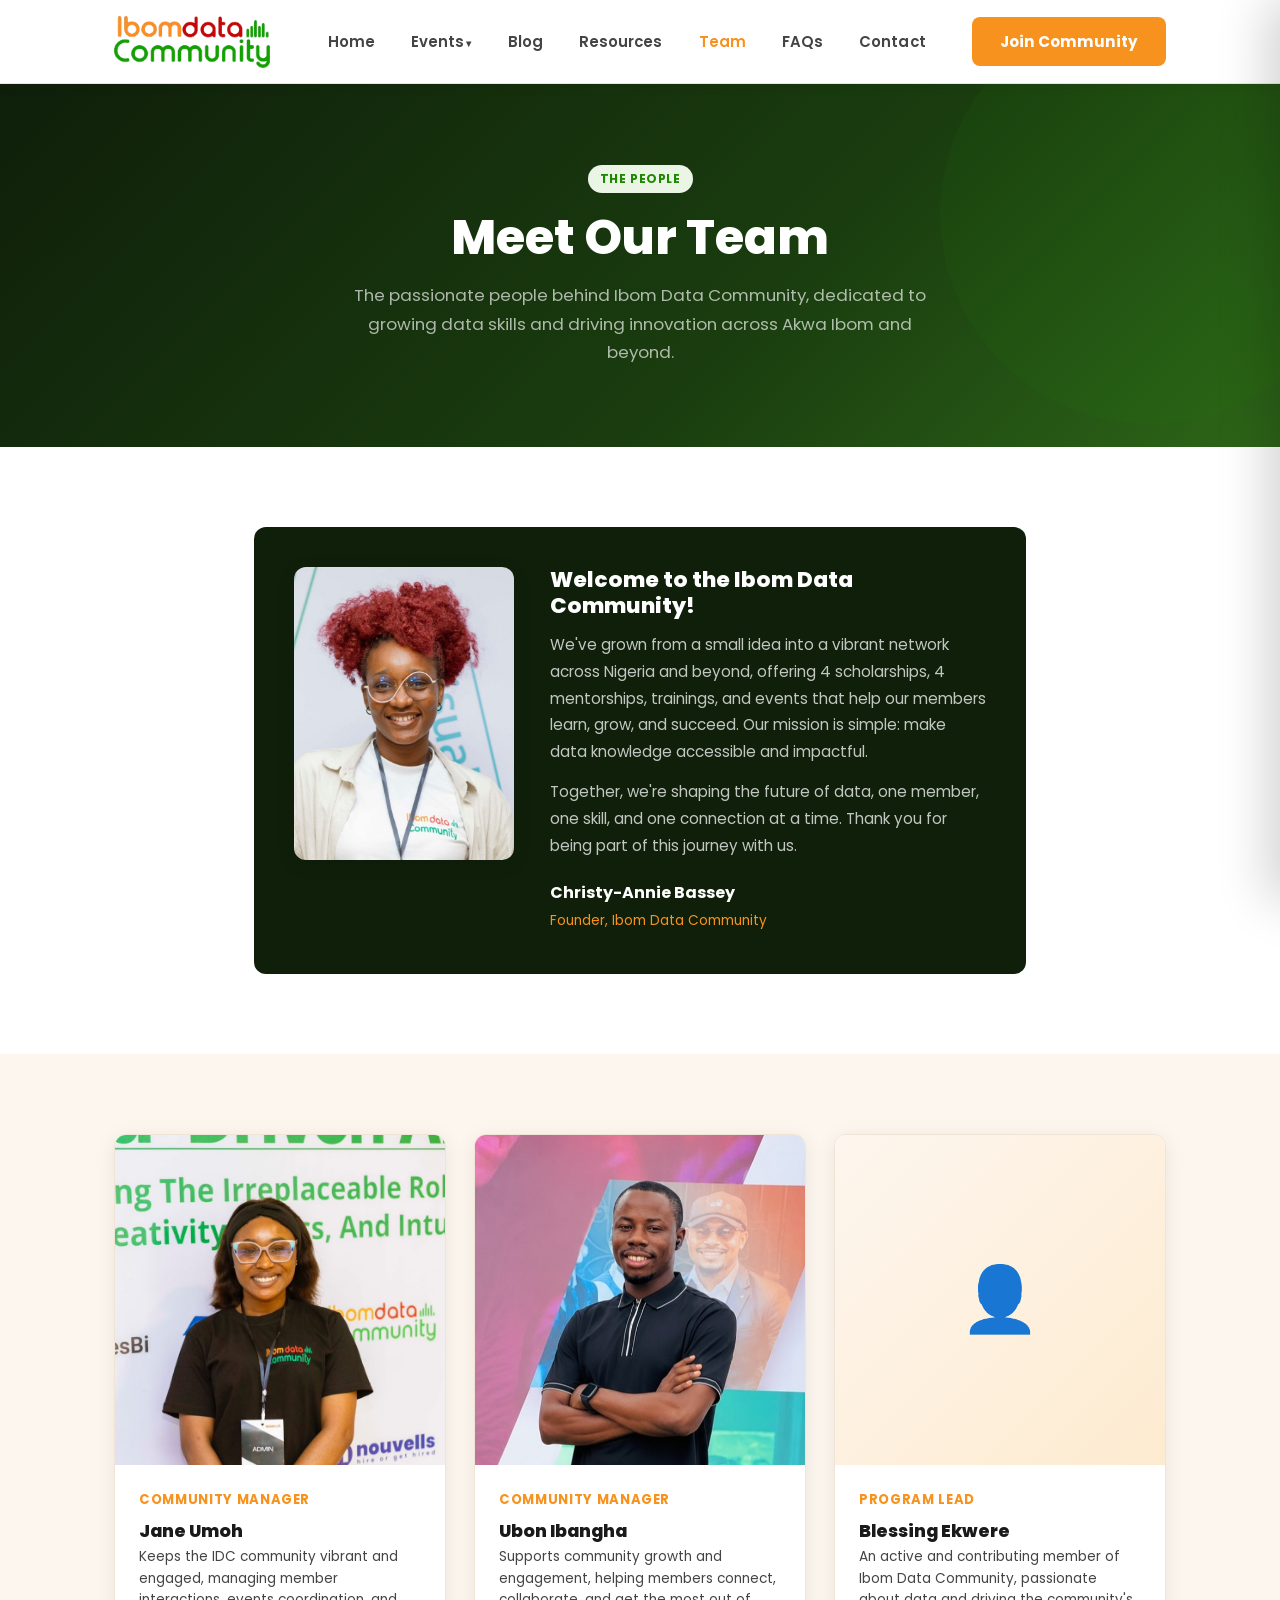
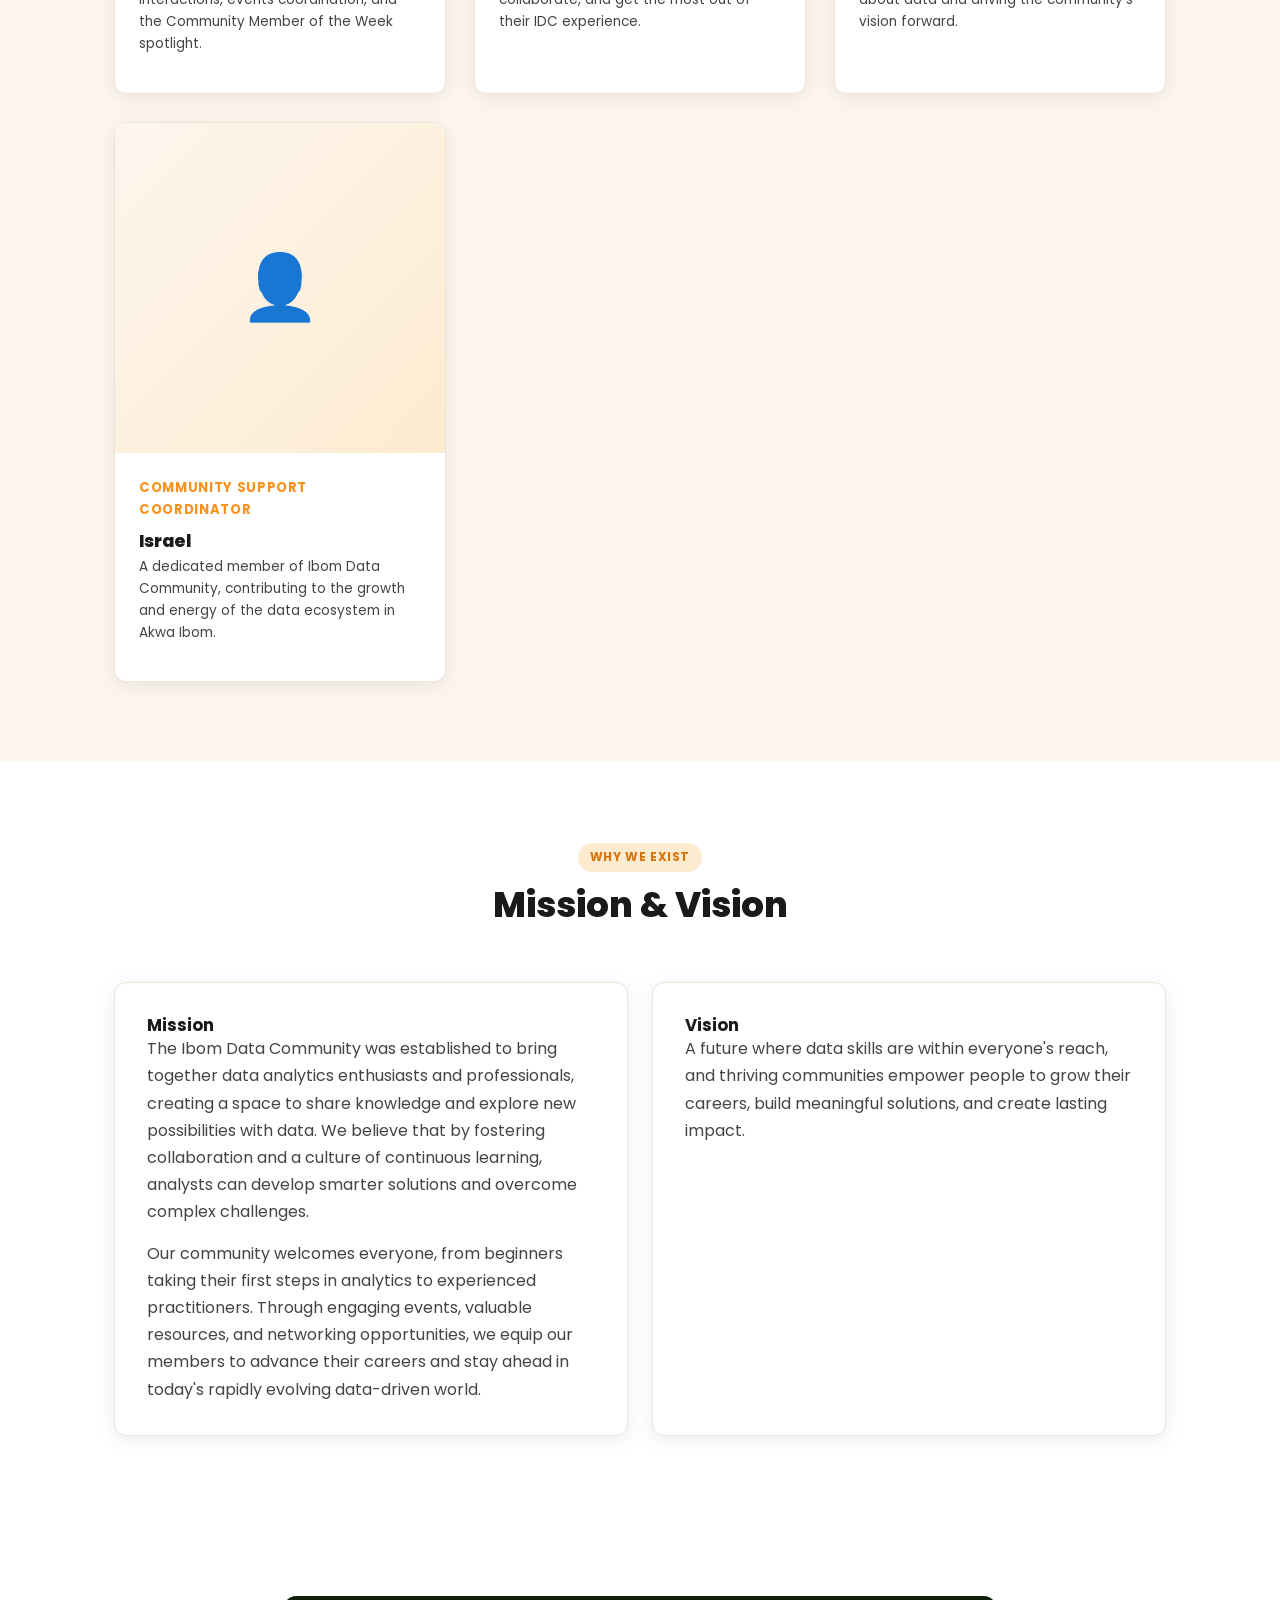
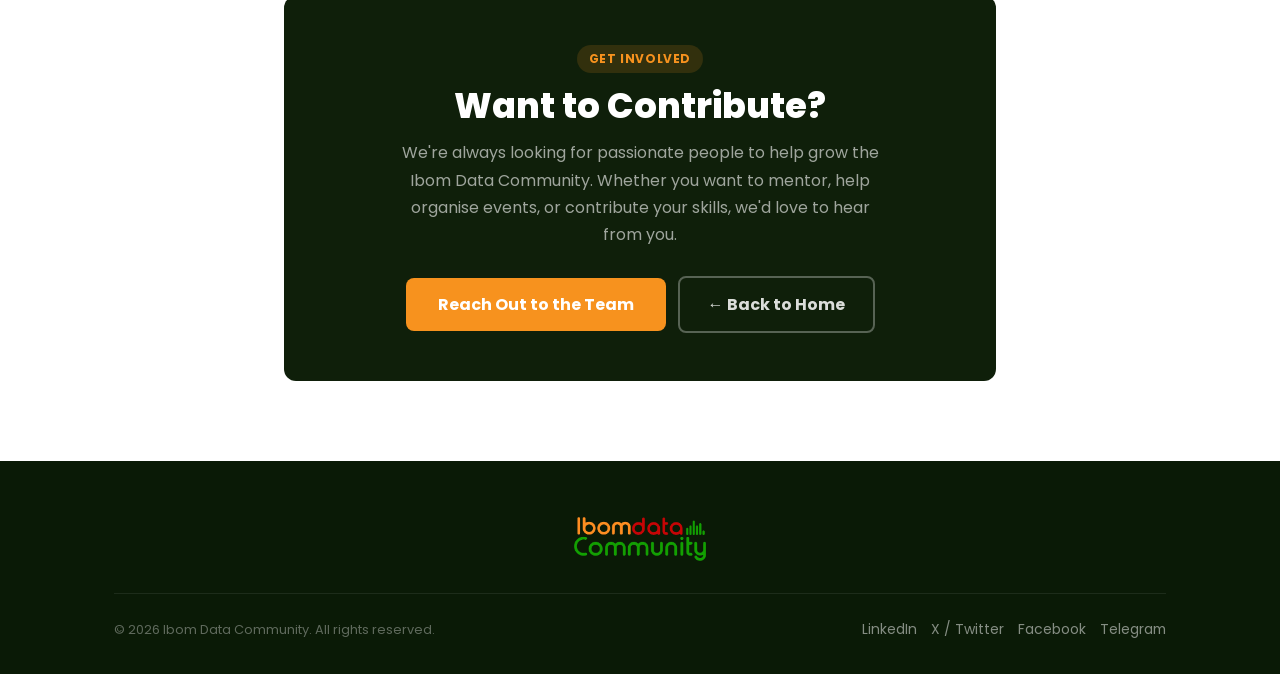
<file: team.html>
<!DOCTYPE html>
<html lang="en">
<head>
  <meta charset="UTF-8"/>
  <meta name="viewport" content="width=device-width, initial-scale=1.0"/>
  <title>Our Team | Ibom Data Community</title>
  <link rel="icon" type="image/png" sizes="32x32" href="images/favicon-32.png"/>
  <link rel="icon" type="image/png" sizes="16x16" href="images/favicon-16.png"/>
  <link rel="apple-touch-icon" href="images/apple-touch-icon.png"/>
  <meta name="description" content="Meet the passionate team behind Ibom Data Community, the people driving data education and innovation in Akwa Ibom."/>
  <link rel="stylesheet" href="style.css?v=5"/>
  <style>
    .team-hero{background:linear-gradient(135deg,#0F1F0A 0%,#1A3D0F 60%,#2D6618 100%);padding:80px 0;text-align:center;position:relative;overflow:hidden;}
    .team-hero::before{content:'';position:absolute;top:-80px;right:-80px;width:420px;height:420px;border-radius:50%;background:var(--green);opacity:.07;}
    .team-hero h1{color:white;margin-bottom:14px;}
    .team-hero p{color:rgba(255,255,255,.65);font-size:1.05rem;max-width:580px;margin:0 auto;}

    /* Team cards */
    .team-grid{display:grid;grid-template-columns:repeat(3,1fr);gap:28px;}
    .team-card{background:var(--white);border-radius:var(--radius);overflow:hidden;box-shadow:var(--shadow);border:1px solid var(--border-light);transition:all .25s;}
    .team-card:hover{box-shadow:var(--shadow-hover);transform:translateY(-3px);}
    .team-card-photo{
      width:100%;aspect-ratio:1/1;background:linear-gradient(135deg,var(--cream),var(--amber));
      display:flex;align-items:center;justify-content:center;position:relative;overflow:hidden;
    }
    .team-card-photo img{width:100%;height:100%;object-fit:cover;position:absolute;inset:0;}
    .team-photo-placeholder{font-size:4rem;color:var(--border);}
    .photo-hint{position:absolute;bottom:0;left:0;right:0;background:rgba(247,146,30,.9);color:white;font-size:.72rem;font-weight:700;text-align:center;padding:6px;opacity:0;transition:opacity .2s;}
    .team-card:hover .photo-hint{opacity:1;}
    .team-card-body{padding:24px;}
    .team-card-body h3{margin-bottom:4px;font-size:1.1rem;}
    .team-role{font-size:.82rem;font-weight:700;color:var(--orange);text-transform:uppercase;letter-spacing:.05em;margin-bottom:10px;}
    .team-card-body p{font-size:.85rem;line-height:1.6;}
    .team-social{display:flex;gap:10px;margin-top:14px;}
    .team-social a{font-size:.78rem;color:var(--text-light);padding:4px 10px;border:1px solid var(--border);border-radius:20px;transition:all .2s;}
    .team-social a:hover{color:var(--orange);border-color:var(--orange);}

    /* Partnerships */
    .partner-grid{display:grid;grid-template-columns:repeat(3,1fr);gap:24px;}
    .partner-card{background:var(--white);border-radius:var(--radius);padding:36px 28px;text-align:center;box-shadow:var(--shadow);border:1px solid var(--border-light);transition:all .25s;}
    .partner-card:hover{box-shadow:var(--shadow-hover);transform:translateY(-2px);}
    .partner-logo-box{width:80px;height:80px;border-radius:16px;background:var(--cream);display:flex;align-items:center;justify-content:center;font-size:2.2rem;margin:0 auto 16px;}
    .partner-card h3{margin-bottom:8px;}
    .partner-card p{font-size:.88rem;}
    .partner-tag{display:inline-block;background:var(--green-light);color:var(--green);font-size:.72rem;font-weight:700;padding:3px 10px;border-radius:12px;margin-bottom:10px;text-transform:uppercase;letter-spacing:.04em;}

    /* Join team CTA */
    .join-team-cta{background:#0F1F0A;border-radius:var(--radius);padding:48px;text-align:center;}
    .join-team-cta h2{color:white;margin-bottom:12px;}
    .join-team-cta p{color:rgba(255,255,255,.6);max-width:500px;margin:0 auto 28px;}

    /* Founder's Message */
    .founder-card{
      background:#0F1F0A; border-radius:var(--radius); padding:40px;
      display:grid; grid-template-columns:220px 1fr; gap:36px; align-items:start;
    }
    .founder-photo{border-radius:var(--radius); overflow:hidden; box-shadow:var(--shadow);}
    .founder-photo img{width:100%; aspect-ratio:3/4; object-fit:cover; display:block;}
    .founder-body h3{color:#fff; margin-bottom:14px;}
    .founder-body p{color:rgba(255,255,255,.75); font-size:.95rem; line-height:1.75; margin-bottom:14px;}
    .founder-signature{margin-top:20px;}
    .founder-signature strong{display:block; color:#fff; font-size:1rem;}
    .founder-signature span{font-size:.85rem; color:var(--orange);}
    @media(max-width:700px){.founder-card{grid-template-columns:1fr; text-align:center;} .founder-photo{max-width:200px;margin:0 auto;}}
    @media(max-width:900px){.team-grid{grid-template-columns:repeat(2,1fr)}.partner-grid{grid-template-columns:1fr 1fr}}
    @media(max-width:640px){.team-grid{grid-template-columns:1fr}.partner-grid{grid-template-columns:1fr}}
  @media(max-width:640px){.team-hero{padding:44px 0;}}
  </style>
</head>
<body>

<nav class="navbar">
  <div class="container nav-inner">
    <a href="index.html" class="nav-logo"><img src="images/logo-new.png" alt="Ibom Data Community"/></a>
    <ul class="nav-links">
      <li><a href="index.html">Home</a></li>
      <li class="dropdown">
        <a href="#">Events</a>
        <ul class="dropdown-menu">
          <li><a href="data-connect-2024.html">Ibom Data Connect 1.0</a></li>
          <li><a href="tech-mixer-2025.html">Tech Mixer 2025</a></li>
          <li><a href="ibom-data-connect-2025.html">Ibom Data Connect 2.0</a></li>
          <li><a href="hackathon-2025.html">Hackathon 2025</a></li>
          <li><a href="ibom-data-connect-3.html">Ibom Data Connect 3.0 (2026)</a></li>
        </ul>
      </li>
      <li><a href="blog.html">Blog</a></li>
      <li><a href="resources.html">Resources</a></li>
      <li><a href="team.html" class="active">Team</a></li>
      <li><a href="faqs.html">FAQs</a></li>
      <li><a href="contact.html">Contact</a></li>
    </ul>
    <a href="https://forms.gle/GvVMkUcGDKdPKGCW6" class="btn btn-primary nav-cta">Join Community</a>
    <div class="hamburger" onclick="toggleMobileNav()"><span></span><span></span><span></span></div>
  </div>
</nav>
<div class="nav-overlay" id="navOverlay"></div>
<div class="mobile-nav" id="mobileNav">
  <div class="nav-panel-header">
    <img class="nav-panel-logo" src="images/logo-new.png" alt="Ibom Data Community"/>
    <button class="nav-panel-close" onclick="toggleMobileNav()" aria-label="Close menu">✕</button>
  </div>
  <nav class="nav-panel-links">
    <a href="index.html">Home</a>
    <div class="nav-panel-accordion">
      <button type="button" class="nav-panel-accordion-trigger">Events <span class="chev">⌄</span></button>
      <div class="nav-panel-accordion-body">
        <a href="data-connect-2024.html">Ibom Data Connect 1.0</a>
        <a href="tech-mixer-2025.html">Tech Mixer 2025</a>
        <a href="ibom-data-connect-2025.html">Ibom Data Connect 2.0</a>
        <a href="hackathon-2025.html">Hackathon 2025</a>
        <a href="ibom-data-connect-3.html">Ibom Data Connect 3.0</a>
      </div>
    </div>
    <a href="blog.html">Blog</a>
    <a href="resources.html">Resources</a>
    <a href="team.html">Team</a>
    <a href="faqs.html">FAQs</a>
    <a href="contact.html">Contact</a>
  </nav>
  <a href="https://forms.gle/GvVMkUcGDKdPKGCW6" target="_blank" class="btn btn-primary nav-panel-cta">Join Community</a>
</div>

<!-- HERO -->
<section class="team-hero">
  <div class="container" style="position:relative;z-index:1;">
    <div class="tag tag-green" style="margin-bottom:16px;">The People</div>
    <h1>Meet Our Team</h1>
    <p>The passionate people behind Ibom Data Community, dedicated to growing data skills and driving innovation across Akwa Ibom and beyond.</p>
  </div>
</section>

<!-- FOUNDER'S MESSAGE -->
<section class="section section-white">
  <div class="container" style="max-width:820px;">
    <div class="founder-card">
      <div class="founder-photo">
        <img src="images/community/founder-christy.jpg?v=2" alt="Christy-Annie Bassey, Founder of Ibom Data Community"/>
      </div>
      <div class="founder-body">
        <h3>Welcome to the Ibom Data Community!</h3>
        <p>We've grown from a small idea into a vibrant network across Nigeria and beyond, offering 4 scholarships, 4 mentorships, trainings, and events that help our members learn, grow, and succeed. Our mission is simple: make data knowledge accessible and impactful.</p>
        <p>Together, we're shaping the future of data, one member, one skill, and one connection at a time. Thank you for being part of this journey with us.</p>
        <div class="founder-signature">
          <strong>Christy-Annie Bassey</strong>
          <span>Founder, Ibom Data Community</span>
        </div>
      </div>
    </div>
  </div>
</section>

<!-- TEAM MEMBERS -->
<section class="section section-cream">
  <div class="container">
    <div class="team-grid" id="teamGrid"></div>
  </div>
</section>

<!-- MISSION & VISION -->
<section class="section section-white" id="mission">
  <div class="container">
    <div class="section-header">
      <div class="tag">Why We Exist</div>
      <h2>Mission &amp; Vision</h2>
    </div>
    <div class="card-grid-2">
      <div class="card">
        <h4>Mission</h4>
        <p>The Ibom Data Community was established to bring together data analytics enthusiasts and professionals, creating a space to share knowledge and explore new possibilities with data. We believe that by fostering collaboration and a culture of continuous learning, analysts can develop smarter solutions and overcome complex challenges.</p>
        <p style="margin-top:14px;">Our community welcomes everyone, from beginners taking their first steps in analytics to experienced practitioners. Through engaging events, valuable resources, and networking opportunities, we equip our members to advance their careers and stay ahead in today's rapidly evolving data-driven world.</p>
      </div>
      <div class="card">
        <h4>Vision</h4>
        <p>A future where data skills are within everyone's reach, and thriving communities empower people to grow their careers, build meaningful solutions, and create lasting impact.</p>
      </div>
    </div>
  </div>
</section>

<!-- JOIN THE TEAM CTA -->
<section class="section section-white">
  <div class="container" style="max-width:760px;">
    <div class="join-team-cta">
      <div class="tag" style="background:rgba(247,146,30,.15);color:var(--orange);">Get Involved</div>
      <h2>Want to Contribute?</h2>
      <p>We're always looking for passionate people to help grow the Ibom Data Community. Whether you want to mentor, help organise events, or contribute your skills, we'd love to hear from you.</p>
      <a href="mailto:ibomdatacommunity@gmail.com" class="btn btn-primary" style="font-size:1rem;padding:13px 32px;">Reach Out to the Team</a>
      <a href="index.html" class="btn btn-outline" style="color:rgba(255,255,255,.85);border-color:rgba(255,255,255,.3);font-size:1rem;padding:13px 28px;margin-left:8px;">&larr; Back to Home</a>
    </div>
  </div>
</section>

<footer class="footer">
  <div class="container">
    <img class="footer-logo-img" src="images/logo-new.png" alt="Ibom Data Community"/>
    <div class="footer-bottom"><span>© 2026 Ibom Data Community. All rights reserved.</span><div class="social-links"><a href="https://www.linkedin.com/company/ibom-data-community/" target="_blank" rel="noopener">LinkedIn</a><a href="https://x.com/ibomdata" target="_blank" rel="noopener">X / Twitter</a><a href="https://www.facebook.com/profile.php?id=6156" target="_blank" rel="noopener">Facebook</a><a href="https://t.me/+qV1_0I_eZ5g2OTY0" target="_blank" rel="noopener">Telegram</a></div></div>
  </div>
</footer>

<script src="js/main.js?v=4"></script>
<script src="js/content.js?v=12"></script>
</body>
</html>
</file>
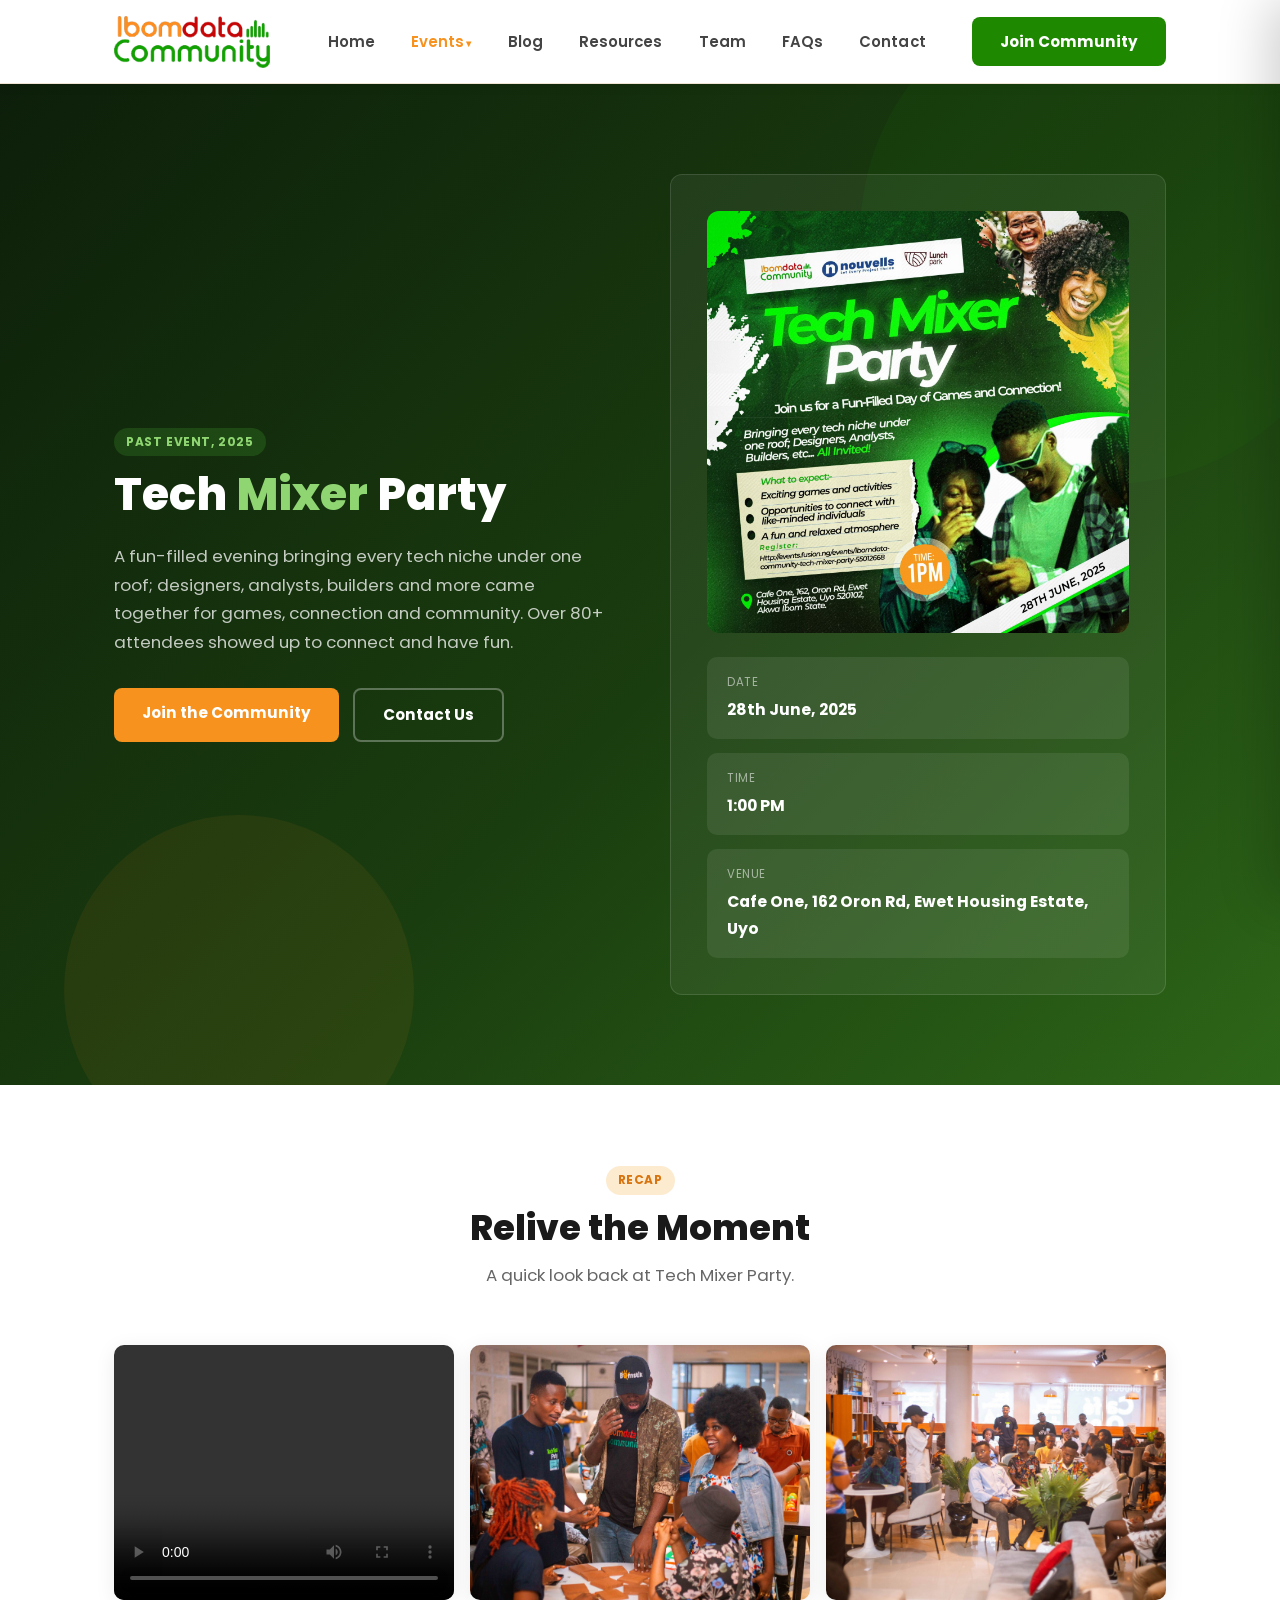
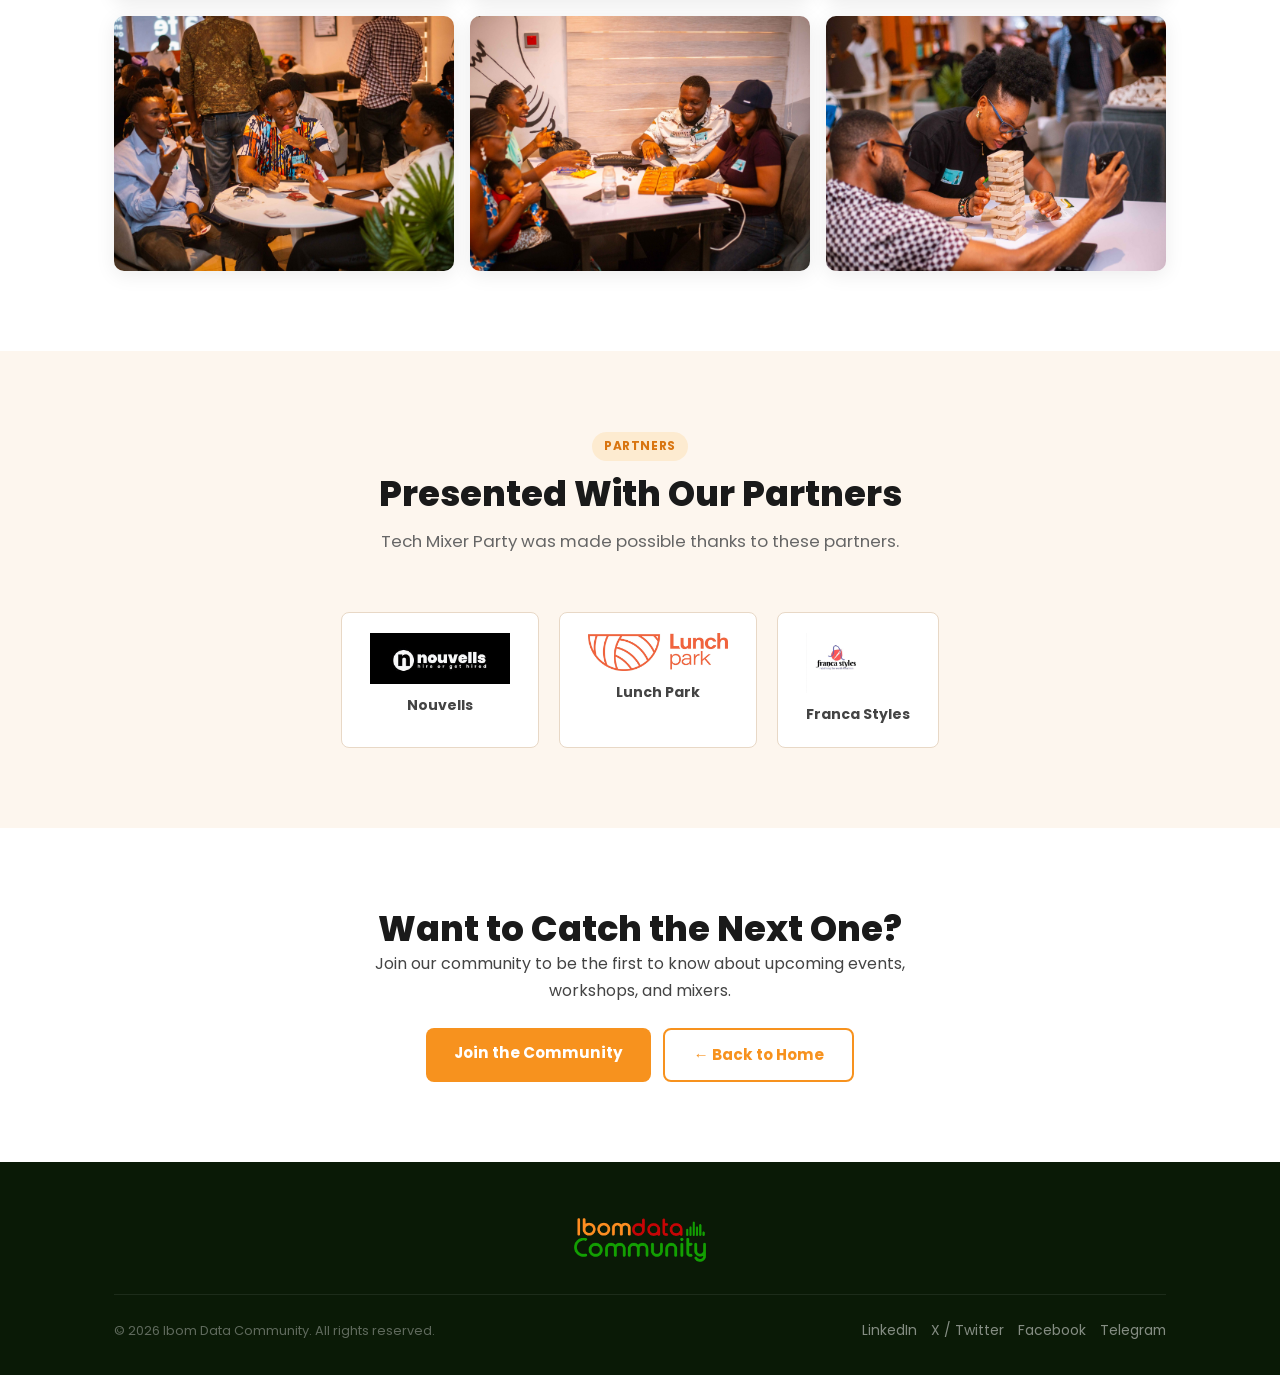
<file: tech-mixer-2025.html>
<!DOCTYPE html>
<html lang="en">
<head>
  <meta charset="UTF-8"/>
  <meta name="viewport" content="width=device-width, initial-scale=1.0"/>
  <title>Tech Mixer 2025 | Ibom Data Community</title>
  <link rel="icon" type="image/png" sizes="32x32" href="images/favicon-32.png"/>
  <link rel="icon" type="image/png" sizes="16x16" href="images/favicon-16.png"/>
  <link rel="apple-touch-icon" href="images/apple-touch-icon.png"/>
  <meta name="description" content="Tech Mixer 2025, Ibom Data Community's networking event connecting tech professionals and enthusiasts across Akwa Ibom."/>
  <link rel="stylesheet" href="style.css?v=5"/>
  <style>
    .tm-hero{background:linear-gradient(135deg,#0D1F0A 0%,#1A3D0F 55%,#2D6618 100%);color:white;padding:90px 0;position:relative;overflow:hidden;}
    .tm-hero::before{content:'';position:absolute;top:-100px;right:-80px;width:500px;height:500px;border-radius:50%;background:var(--green);opacity:.08;}
    .tm-hero::after{content:'';position:absolute;bottom:-80px;left:5%;width:350px;height:350px;border-radius:50%;background:var(--orange);opacity:.07;}
    .tm-hero-inner{display:grid;grid-template-columns:1fr 1fr;gap:60px;align-items:center;position:relative;z-index:1;}
    .tm-hero h1{font-size:clamp(1.8rem,3.5vw,3rem);color:white;margin-bottom:20px;line-height:1.2;}
    .tm-hero h1 span{color:#8fd672;}
    .tm-hero .sub{font-size:1.05rem;color:rgba(255,255,255,.75);margin-bottom:32px;line-height:1.7;}
    .tm-hero-actions{display:flex;gap:14px;flex-wrap:wrap;}
    .tm-visual{background:rgba(255,255,255,.06);border:1px solid rgba(255,255,255,.12);border-radius:var(--radius);padding:36px;}
    .tm-detail-list{display:flex;flex-direction:column;gap:14px;}
    .tm-detail-item{background:rgba(255,255,255,.08);border-radius:10px;padding:16px 20px;}
    .tm-detail-item .l{font-size:.72rem;color:rgba(255,255,255,.55);text-transform:uppercase;letter-spacing:.05em;margin-bottom:4px;}
    .tm-detail-item .v{font-size:.98rem;font-weight:700;color:white;}
    .highlight-gallery{display:grid;grid-template-columns:repeat(3,1fr);gap:16px;}
    .highlight-img{border-radius:10px;aspect-ratio:4/3;overflow:hidden;box-shadow:var(--shadow);}
    .highlight-img img{width:100%;height:100%;object-fit:cover;display:block;}
    @media(max-width:900px){.tm-hero-inner{grid-template-columns:1fr}}
    @media(max-width:640px){.highlight-gallery{grid-template-columns:1fr 1fr}}
  @media(max-width:640px){
    .tm-hero{padding:40px 0;}
    .tm-hero .tag{margin-bottom:8px;}
    .tm-hero h1{margin-bottom:12px;font-size:1.6rem;}
    .tm-hero .sub{margin-bottom:20px;font-size:.92rem;}
  }
  </style>
</head>
<body>

<nav class="navbar">
  <div class="container nav-inner">
    <a href="index.html" class="nav-logo"><img src="images/logo-new.png" alt="Ibom Data Community"/></a>
    <ul class="nav-links">
      <li><a href="index.html">Home</a></li>
      <li class="dropdown">
        <a href="#" class="active">Events</a>
        <ul class="dropdown-menu">
          <li><a href="data-connect-2024.html">Ibom Data Connect 1.0</a></li>
          <li><a href="tech-mixer-2025.html">Tech Mixer 2025</a></li>
          <li><a href="ibom-data-connect-2025.html">Ibom Data Connect 2.0</a></li>
          <li><a href="hackathon-2025.html">Hackathon 2025</a></li>
          <li><a href="ibom-data-connect-3.html">Ibom Data Connect 3.0 (2026)</a></li>
        </ul>
      </li>
      <li><a href="blog.html">Blog</a></li>
      <li><a href="resources.html">Resources</a></li>
      <li><a href="team.html">Team</a></li>
      <li><a href="faqs.html">FAQs</a></li>
      <li><a href="contact.html">Contact</a></li>
    </ul>
    <a href="https://forms.gle/GvVMkUcGDKdPKGCW6" class="btn btn-green nav-cta">Join Community</a>
    <div class="hamburger" onclick="toggleMobileNav()"><span></span><span></span><span></span></div>
  </div>
</nav>
<div class="nav-overlay" id="navOverlay"></div>
<div class="mobile-nav" id="mobileNav">
  <div class="nav-panel-header">
    <img class="nav-panel-logo" src="images/logo-new.png" alt="Ibom Data Community"/>
    <button class="nav-panel-close" onclick="toggleMobileNav()" aria-label="Close menu">✕</button>
  </div>
  <nav class="nav-panel-links">
    <a href="index.html">Home</a>
    <div class="nav-panel-accordion">
      <button type="button" class="nav-panel-accordion-trigger">Events <span class="chev">⌄</span></button>
      <div class="nav-panel-accordion-body">
        <a href="data-connect-2024.html">Ibom Data Connect 1.0</a>
        <a href="tech-mixer-2025.html">Tech Mixer 2025</a>
        <a href="ibom-data-connect-2025.html">Ibom Data Connect 2.0</a>
        <a href="hackathon-2025.html">Hackathon 2025</a>
        <a href="ibom-data-connect-3.html">Ibom Data Connect 3.0</a>
      </div>
    </div>
    <a href="blog.html">Blog</a>
    <a href="resources.html">Resources</a>
    <a href="team.html">Team</a>
    <a href="faqs.html">FAQs</a>
    <a href="contact.html">Contact</a>
  </nav>
  <a href="https://forms.gle/GvVMkUcGDKdPKGCW6" target="_blank" class="btn btn-primary nav-panel-cta">Join Community</a>
</div>

<section class="tm-hero">
  <div class="container tm-hero-inner">
    <div>
      <div class="tag" style="background:rgba(77,201,58,.18);color:#8fd672;">Past Event, 2025</div>
      <h1>Tech <span>Mixer</span> Party</h1>
      <p class="sub">A fun-filled evening bringing every tech niche under one roof; designers, analysts, builders and more came together for games, connection and community. Over 80+ attendees showed up to connect and have fun.</p>
      <div class="tm-hero-actions">
        <a href="https://forms.gle/GvVMkUcGDKdPKGCW6" class="btn btn-primary">Join the Community</a>
        <a href="contact.html" class="btn btn-outline" style="color:white;border-color:rgba(255,255,255,.3);">Contact Us</a>
      </div>
    </div>
    <div class="tm-visual">
      <img src="images/community/techmixer-flyer.jpg" alt="Tech Mixer Party event flyer" style="width:100%;border-radius:12px;margin-bottom:24px;display:block;"/>
      <div class="tm-detail-list">
        <div class="tm-detail-item"><div class="l">Date</div><div class="v">28th June, 2025</div></div>
        <div class="tm-detail-item"><div class="l">Time</div><div class="v">1:00 PM</div></div>
        <div class="tm-detail-item"><div class="l">Venue</div><div class="v">Cafe One, 162 Oron Rd, Ewet Housing Estate, Uyo</div></div>
      </div>
    </div>
  </div>
</section>

<!-- EVENT RECAP -->
<section class="section section-white">
  <div class="container">
    <div class="section-header">
      <div class="tag">Recap</div>
      <h2>Relive the Moment</h2>
      <p>A quick look back at Tech Mixer Party.</p>
    </div>
    <div class="highlight-gallery">
      <div class="highlight-img">
        <video controls playsinline preload="metadata" style="width:100%;height:100%;object-fit:cover;display:block;">
          <source src="videos/techmixer-recap.mp4" type="video/mp4"/>
          Your browser does not support the video tag.
        </video>
      </div>
      <div class="highlight-img"><img src="images/community/techmixer-highlight-1.jpg" alt="Tech Mixer Party attendees playing a game together"/></div>
      <div class="highlight-img"><img src="images/community/techmixer-highlight-2.jpg" alt="Tech Mixer Party attendees at Cafe One"/></div>
      <div class="highlight-img"><img src="images/community/techmixer-highlight-3.jpg" alt="Tech Mixer Party attendees chatting over cards"/></div>
      <div class="highlight-img"><img src="images/community/techmixer-highlight-4.jpg" alt="Tech Mixer Party attendees playing a board game"/></div>
      <div class="highlight-img"><img src="images/community/techmixer-highlight-5.jpg" alt="Tech Mixer Party attendees playing Jenga"/></div>
    </div>
  </div>
</section>

<!-- SPONSORS -->
<section class="section section-cream">
  <div class="container">
    <div class="section-header">
      <div class="tag">Partners</div>
      <h2>Presented With Our Partners</h2>
      <p>Tech Mixer Party was made possible thanks to these partners.</p>
    </div>
    <div class="sponsor-grid">
      <div class="sponsor-card"><img src="images/community/nouvells-logo.jpg" alt="Nouvells" style="max-width:140px;max-height:60px;object-fit:contain;margin-bottom:10px;"/>Nouvells</div>
      <div class="sponsor-card"><img src="images/community/lunchpark-logo.jpg" alt="Lunch Park" style="max-width:140px;max-height:60px;object-fit:contain;margin-bottom:10px;"/>Lunch Park</div>
      <div class="sponsor-card"><img src="images/community/franca-styles-logo.jpg" alt="Franca Styles" style="max-width:140px;max-height:60px;object-fit:contain;margin-bottom:10px;"/>Franca Styles</div>
    </div>
  </div>
</section>

<!-- CONTACT CTA -->
<section class="section section-white">
  <div class="container" style="max-width:600px;text-align:center;">
    <h2>Want to Catch the Next One?</h2>
    <p style="margin-bottom:24px;">Join our community to be the first to know about upcoming events, workshops, and mixers.</p>
    <div style="display:flex;gap:12px;justify-content:center;flex-wrap:wrap;">
      <a href="https://forms.gle/GvVMkUcGDKdPKGCW6" class="btn btn-primary">Join the Community</a>
      <a href="index.html" class="btn btn-outline">&larr; Back to Home</a>
    </div>
  </div>
</section>

<footer class="footer">
  <div class="container">
    <img class="footer-logo-img" src="images/logo-new.png" alt="Ibom Data Community"/>
    <div class="footer-bottom"><span>© 2026 Ibom Data Community. All rights reserved.</span><div class="social-links"><a href="https://www.linkedin.com/company/ibom-data-community/" target="_blank" rel="noopener">LinkedIn</a><a href="https://x.com/ibomdata" target="_blank" rel="noopener">X / Twitter</a><a href="https://www.facebook.com/profile.php?id=6156" target="_blank" rel="noopener">Facebook</a><a href="https://t.me/+qV1_0I_eZ5g2OTY0" target="_blank" rel="noopener">Telegram</a></div></div>
  </div>
</footer>

<script src="js/main.js?v=4"></script>
</body>
</html>
</file>
<file: style.css>
/* ===================================================
   IBOM DATA COMMUNITY — Shared Stylesheet
   Brand: Orange #F7921E | Red #CC2200 | Green #1E8800
   =================================================== */
@import url('https://fonts.googleapis.com/css2?family=Poppins:wght@400;500;600;700;800;900&display=swap');

:root {
  --orange:       #F7921E;
  --orange-dark:  #D97510;
  --orange-light: #FFF3E0;
  --red:          #CC2200;
  --green:        #1E8800;
  --green-light:  #EBF5E6;
  --cream:        #FDF6EE;
  --amber:        #FDEBD0;
  --amber-mid:    #F5D9A8;
  --text-dark:    #1A1A1A;
  --text-mid:     #444444;
  --text-light:   #666666;
  --white:        #FFFFFF;
  --border:       #E8D8C6;
  --border-light: #F0E4D4;
  --dark-hero:    #0D2010;
  --radius:       12px;
  --radius-sm:    8px;
  --shadow:       0 4px 20px rgba(0,0,0,0.08);
  --shadow-hover: 0 8px 32px rgba(0,0,0,0.14);
  --container:    1100px;
  --nav-height:   84px;
}

*, *::before, *::after { box-sizing: border-box; margin: 0; padding: 0; }
html { scroll-behavior: smooth; }
body {
  font-family: 'Poppins', sans-serif;
  color: var(--text-dark);
  background: var(--white);
  line-height: 1.7;
  font-size: 16px;
  -webkit-font-smoothing: antialiased;
  transition: background-color .3s ease, color .3s ease;
}
img { max-width: 100%; display: block; }
a { text-decoration: none; color: inherit; }
ul { list-style: none; }

.container { max-width: var(--container); margin: 0 auto; padding: 0 24px; }

h1,h2,h3,h4,h5 { font-weight: 800; line-height: 1.2; font-family: 'Poppins', sans-serif; }
h1 { font-size: clamp(2rem,4vw,3rem); }
h2 { font-size: clamp(1.6rem,3vw,2.2rem); }
h3 { font-size: clamp(1.1rem,2vw,1.35rem); }
h4 { font-size: 1.05rem; font-weight: 700; }
p  { color: var(--text-mid); }

/* ===== BUTTONS ===== */
.btn { display:inline-block; padding:12px 28px; border-radius:var(--radius-sm); font-weight:700; font-size:.95rem; cursor:pointer; transition:all .2s ease; border:none; font-family: 'Poppins', sans-serif; }
.btn-primary  { background:var(--orange); color:var(--white); }
.btn-primary:hover { background:var(--orange-dark); transform:translateY(-1px); box-shadow:0 4px 16px rgba(247,146,30,.35); }
.btn-green    { background:var(--green); color:var(--white); }
.btn-green:hover { background:#166600; transform:translateY(-1px); }
.btn-outline  { background:transparent; color:var(--orange); border:2px solid var(--orange); }
.btn-outline:hover { background:var(--orange); color:var(--white); }
.btn-white    { background:var(--white); color:var(--orange); font-weight:800; }
.btn-white:hover { background:var(--cream); transform:translateY(-1px); }

/* ===== SECTIONS ===== */
.section        { padding:80px 0; }
.section-cream  { background:var(--cream); }
.section-amber  { background:#FFF8EF; }
.section-white  { background:var(--white); }
.section-dark   { background:var(--dark-hero); }
.section-green  { background:var(--green); }

.section-header { text-align:center; margin-bottom:56px; }
.section-header h2 { margin-bottom:12px; }
.section-header p  { font-size:1.05rem; color:var(--text-light); max-width:600px; margin:0 auto; }

.tag {
  display:inline-block; background:var(--amber); color:var(--orange-dark);
  font-size:.75rem; font-weight:700; padding:4px 12px; border-radius:20px;
  margin-bottom:12px; letter-spacing:.05em; text-transform:uppercase;
}
.tag-green { background:var(--green-light); color:var(--green); }

/* ===== NAVBAR ===== */
.navbar {
  position:sticky; top:0; z-index:1000;
  background:var(--white); border-bottom:1px solid var(--border-light);
  height:var(--nav-height); display:flex; align-items:center;
  box-shadow:0 2px 12px rgba(0,0,0,0.06);
  transition: background-color .3s ease, border-color .3s ease;
}
.nav-inner { display:flex; align-items:center; width:100%; gap:14px; }
.nav-logo  { display:flex; align-items:center; gap:10px; margin-right:44px; flex-shrink:0; }
.nav-logo img { height:52px; width:auto; }
.nav-logo-text {
  font-family: 'Poppins', sans-serif; font-weight:900; font-size:.95rem;
  line-height:1.2; color:var(--text-dark); display:none;
}
.nav-links { display:flex; align-items:center; gap:36px; margin-right:auto; }
.nav-links a { font-size:.93rem; font-weight:600; letter-spacing:.005em; color:var(--text-mid); transition:color .2s; }
.nav-links a:hover, .nav-links a.active { color:var(--orange); }
.nav-links .dropdown { position:relative; }
.nav-links .dropdown > a::after { content:' ▾'; font-size:.65rem; }
.dropdown-menu {
  position:absolute; top:calc(100% + 12px); left:0;
  background:var(--white); border:1px solid var(--border);
  border-radius:var(--radius-sm); min-width:230px; padding:8px 0;
  box-shadow:var(--shadow); z-index:999;
  opacity:0; visibility:hidden; pointer-events:none;
  transform:translateY(6px);
  transition:opacity .22s ease, transform .22s ease, visibility 0s linear .22s;
}
.dropdown:hover .dropdown-menu, .dropdown:focus-within .dropdown-menu {
  opacity:1; visibility:visible; pointer-events:auto; transform:translateY(0);
  transition:opacity .22s ease, transform .22s ease, visibility 0s;
}
.dropdown-menu a { display:block; padding:10px 20px; font-size:.87rem; color:var(--text-mid); transition:background .15s; }
.dropdown-menu a:hover { background:var(--cream); color:var(--orange); }
@media (prefers-reduced-motion: reduce) {
  .dropdown-menu { transition:opacity .01s linear, visibility 0s linear !important; transform:none !important; }
}
.hamburger {
  display:none; flex-direction:column; gap:5px; cursor:pointer; padding:4px;
  /* Guarantees the hamburger hugs the right edge even when nav-links/nav-cta
     are hidden and their own margin-right:auto no longer applies */
  margin-left:auto;
}
.hamburger span { width:24px; height:2px; background:var(--text-dark); border-radius:2px; }

/* ===== SLIDE-IN NAV PANEL ===== */
.nav-overlay {
  position:fixed; inset:0; background:rgba(10,20,8,.45);
  z-index:1997; opacity:0; visibility:hidden;
  transition:opacity .32s ease, visibility 0s linear .32s;
}
.nav-overlay.open { opacity:1; visibility:visible; transition:opacity .32s ease, visibility 0s; }

.mobile-nav {
  position:fixed; top:0; right:0; bottom:0; width:100%; max-width:420px;
  background:var(--white); z-index:1998;
  box-shadow:-12px 0 48px rgba(0,0,0,.18);
  display:flex; flex-direction:column;
  padding:24px 28px 32px;
  transform:translateX(100%);
  transition:transform .38s cubic-bezier(.2,.8,.2,1);
  overflow-y:auto;
}
.mobile-nav.open { transform:translateX(0); }

.nav-panel-header { display:flex; align-items:center; justify-content:space-between; margin-bottom:28px; flex-shrink:0; }
.nav-panel-logo { height:38px; width:auto; }
.nav-panel-close {
  width:38px; height:38px; border-radius:50%; flex-shrink:0;
  border:1px solid var(--border); background:var(--cream);
  font-size:1.05rem; line-height:1; cursor:pointer; color:var(--text-dark);
  display:flex; align-items:center; justify-content:center; transition:all .2s ease;
}
.nav-panel-close:hover { background:var(--amber); transform:rotate(90deg); }

.nav-panel-links { display:flex; flex-direction:column; }
.nav-panel-links > a {
  padding:16px 2px; font-size:1.05rem; font-weight:700; color:var(--text-dark);
  border-bottom:1px solid var(--border-light); transition:color .2s ease;
}
.nav-panel-links > a:hover { color:var(--orange); }

.nav-panel-accordion { border-bottom:1px solid var(--border-light); }
.nav-panel-accordion-trigger {
  width:100%; display:flex; align-items:center; justify-content:space-between;
  padding:16px 2px; background:none; border:none; cursor:pointer;
  font-size:1.05rem; font-weight:700; color:var(--text-dark); font-family: 'Poppins', sans-serif;
}
.nav-panel-accordion-trigger .chev { transition:transform .25s ease; color:var(--text-light); font-size:.85rem; }
.nav-panel-accordion.open .chev { transform:rotate(180deg); }
.nav-panel-accordion-body {
  max-height:0; overflow:hidden; transition:max-height .32s ease;
  display:flex; flex-direction:column;
}
.nav-panel-accordion.open .nav-panel-accordion-body { max-height:320px; }
.nav-panel-accordion-body a {
  padding:10px 2px 10px 14px; font-size:.92rem; font-weight:600; color:var(--text-mid);
  transition:color .2s ease;
}
.nav-panel-accordion-body a:hover { color:var(--orange); }

.nav-panel-cta { margin-top:24px; text-align:center; flex-shrink:0; }

@media (prefers-reduced-motion: reduce) {
  .mobile-nav, .nav-overlay, .nav-panel-accordion-body, .nav-panel-accordion .chev, .nav-panel-close {
    transition:none !important;
  }
}
@media (max-width:480px) { .mobile-nav { max-width:100%; } }

/* ===== CARDS ===== */
.card { background:var(--white); border-radius:var(--radius); padding:32px; box-shadow:var(--shadow); border:1px solid var(--border-light); transition:box-shadow .25s,transform .25s; }
.card:hover { box-shadow:var(--shadow-hover); transform:translateY(-2px); }
.card-grid-3 { display:grid; grid-template-columns:repeat(3,1fr); gap:24px; }
.card-grid-2 { display:grid; grid-template-columns:repeat(2,1fr); gap:24px; }
.card-grid-4 { display:grid; grid-template-columns:repeat(4,1fr); gap:24px; }
.card-icon { width:48px; height:48px; border-radius:10px; background:var(--amber); display:flex; align-items:center; justify-content:center; font-size:1.4rem; margin-bottom:16px; }
.card-icon-green { background:var(--green-light); }

/* ===== NUMBERED LIST ===== */
.num-list { display:flex; flex-direction:column; gap:20px; }
.num-item { display:flex; gap:20px; align-items:flex-start; }
.num-badge { flex-shrink:0; width:36px; height:36px; border-radius:50%; background:var(--orange); color:white; font-weight:800; font-size:.9rem; display:flex; align-items:center; justify-content:center; }
.num-badge-green { background:var(--green); }
.num-item-content h4 { margin-bottom:4px; }
.num-item-content p  { font-size:.9rem; }

/* ===== BULLET LIST ===== */
.bullet-list li { display:flex; align-items:flex-start; gap:10px; margin-bottom:10px; font-size:.9rem; color:var(--text-mid); }
.bullet-list li::before { content:'→'; color:var(--orange); font-weight:700; flex-shrink:0; }

/* ===== STATS ===== */
.stats-grid { display:grid; grid-template-columns:repeat(4,1fr); gap:32px; text-align:center; }
.stat-block .stat-number { font-size:clamp(2rem,4vw,3rem); font-weight:900; color:var(--orange); line-height:1; font-family: 'Poppins', sans-serif; }
.stat-block .stat-label  { font-size:.85rem; color:var(--text-light); margin-top:6px; }

/* ===== ACHIEVEMENTS (dark section) ===== */
.achievements-section { background:#0F1F0A; padding:80px 0; }
.achievements-section .section-header h2 { color:white; }
.achievements-section .section-header p   { color:rgba(255,255,255,.6); }
.achievement-card {
  background:rgba(255,255,255,.05); border:1px solid rgba(255,255,255,.1);
  border-radius:var(--radius); padding:32px; text-align:center;
  transition:all .25s;
}
.achievement-card:hover { background:rgba(255,255,255,.09); transform:translateY(-3px); }
.achievement-icon { font-size:2.8rem; margin-bottom:16px; display:block; }
.achievement-number { font-size:2.8rem; font-weight:900; font-family: 'Poppins', sans-serif; display:block; line-height:1; margin-bottom:8px; }
.achievement-title { font-size:1rem; font-weight:700; color:white; margin-bottom:6px; }
.achievement-desc  { font-size:.85rem; color:rgba(255,255,255,.55); line-height:1.6; }
.achievement-badge { display:inline-block; padding:4px 12px; border-radius:20px; font-size:.72rem; font-weight:700; text-transform:uppercase; letter-spacing:.05em; margin-bottom:14px; }
.badge-orange { background:rgba(247,146,30,.2); color:var(--orange); }
.badge-green  { background:rgba(30,136,0,.25); color:#4DC93A; }
.badge-red    { background:rgba(204,34,0,.2); color:#FF6B50; }
.badge-white  { background:rgba(255,255,255,.12); color:rgba(255,255,255,.8); }

/* ===== TIMELINE ===== */
.timeline { position:relative; }
.timeline::before { content:''; position:absolute; left:18px; top:0; bottom:0; width:2px; background:var(--border); }
.timeline-item { display:flex; gap:24px; padding-bottom:36px; position:relative; }
.timeline-dot  { flex-shrink:0; width:38px; height:38px; border-radius:50%; background:var(--orange); border:3px solid var(--white); box-shadow:0 0 0 2px var(--orange); z-index:1; }
.timeline-content { background:var(--white); border:1px solid var(--border); border-radius:var(--radius-sm); padding:20px 24px; flex:1; box-shadow:var(--shadow); }
.timeline-content h4 { color:var(--orange); margin-bottom:4px; font-size:.78rem; font-weight:700; text-transform:uppercase; letter-spacing:.05em; }
.timeline-content h3 { margin-bottom:6px; }
.timeline-content p  { font-size:.9rem; }

/* ===== PRIZES ===== */
.prize-section { background:#FFF8EF; }
.prizes-grid   { display:flex; gap:24px; justify-content:center; flex-wrap:wrap; align-items:flex-end; }
.prize-card    { text-align:center; background:var(--white); border-radius:var(--radius); padding:36px 32px; box-shadow:var(--shadow); min-width:180px; }
.prize-card.grand { border:3px solid var(--orange); transform:scale(1.06); }
.prize-emoji   { font-size:2.5rem; margin-bottom:12px; }
.prize-amount  { font-size:2.2rem; font-weight:900; color:var(--orange); font-family: 'Poppins', sans-serif; }
.prize-label   { font-size:.85rem; color:var(--text-light); margin-top:4px; }

/* ===== STORIES ===== */
.story-card  { background:var(--white); border-radius:var(--radius); padding:32px; box-shadow:var(--shadow); border:1px solid var(--border-light); }
.story-quote { font-size:3rem; color:var(--amber-mid); font-family:Georgia,serif; line-height:1; margin-bottom:8px; }
.story-text  { font-size:.88rem; color:var(--text-light); line-height:1.7; margin-bottom:20px; font-style:italic; }
.story-author { display:flex; align-items:center; gap:12px; }
.story-avatar { width:44px; height:44px; border-radius:50%; background:linear-gradient(135deg,var(--orange),var(--red)); display:flex; align-items:center; justify-content:center; font-weight:800; color:white; font-size:1rem; font-family: 'Poppins', sans-serif; }
.story-avatar-green { background:linear-gradient(135deg,var(--green),#4DC93A); }
.story-author-info strong { display:block; font-size:.9rem; }
.story-author-info span  { font-size:.8rem; color:var(--text-light); }

/* ===== CONTACT ===== */
.contact-section { background:var(--dark-hero); color:white; padding:80px 0; }
.contact-section h2 { color:white; }
.contact-section p  { color:rgba(255,255,255,.65); }
.contact-grid { display:grid; grid-template-columns:1fr 1fr; gap:60px; align-items:start; }
.contact-info { display:flex; flex-direction:column; gap:20px; }
.contact-item { display:flex; align-items:flex-start; gap:14px; }
.contact-item-icon { width:40px; height:40px; border-radius:8px; background:rgba(255,255,255,.1); display:flex; align-items:center; justify-content:center; font-size:1.1rem; flex-shrink:0; }
.contact-item-text { font-size:.88rem; color:rgba(255,255,255,.6); }
.contact-item-text strong { display:block; color:white; margin-bottom:2px; }
.social-row  { display:flex; gap:12px; flex-wrap:wrap; }
.social-pill { display:flex; align-items:center; gap:6px; padding:8px 16px; border:1px solid rgba(255,255,255,.2); border-radius:20px; font-size:.82rem; color:rgba(255,255,255,.8); transition:all .2s; }
.social-pill:hover { background:var(--orange); border-color:var(--orange); color:white; }

/* ===== SPONSORS ===== */
.sponsor-grid { display:flex; gap:20px; flex-wrap:wrap; justify-content:center; }
.sponsor-card { background:var(--white); border:1px solid var(--border); border-radius:var(--radius-sm); padding:20px 28px; text-align:center; min-width:150px; font-weight:700; font-size:.88rem; color:var(--text-mid); }
.sponsor-logo { font-size:1.8rem; margin-bottom:8px; }

/* ===== FOOTER (minimal, TDI-style — just brand + socials) ===== */
.footer { background:#0A1A06; color:rgba(255,255,255,.75); padding:56px 0 32px; text-align:center; }
.footer-logo-img { height:44px; width:auto; margin:0 auto 32px; display:block; }
.footer-links-row { display:flex; flex-wrap:wrap; justify-content:center; gap:10px 28px; margin-bottom:16px; }
.footer-links-row a { color:rgba(255,255,255,.72); font-size:.88rem; font-weight:600; transition:color .2s; }
.footer-links-row a:hover { color:var(--orange); }
.footer-links-row.secondary { margin-bottom:32px; }
.footer-links-row.secondary a { color:rgba(255,255,255,.4); font-size:.82rem; font-weight:500; }
.footer-links-row.secondary a:hover { color:var(--orange); }
.footer-bottom {
  display:flex; justify-content:space-between; align-items:center;
  padding-top:24px; border-top:1px solid rgba(255,255,255,.08);
  font-size:.8rem; color:rgba(255,255,255,.35);
}
.social-links { display:flex; gap:14px; }
.social-links a { color:rgba(255,255,255,.5); font-size:.87rem; transition:color .2s; }
.social-links a:hover { color:var(--orange); }

/* ===== UPCOMING EVENTS ===== */
.upcoming-event-card { display:flex; gap:20px; align-items:flex-start; padding:28px; background:var(--white); border-radius:var(--radius); box-shadow:var(--shadow); border:1px solid var(--border-light); transition:all .25s; }
.upcoming-event-card:hover { box-shadow:var(--shadow-hover); transform:translateY(-2px); }
.event-num { width:48px; height:48px; border-radius:10px; background:var(--orange); color:white; font-weight:900; font-size:1.1rem; display:flex; align-items:center; justify-content:center; flex-shrink:0; font-family: 'Poppins', sans-serif; }
.event-card-subtitle { font-size:.8rem; color:var(--orange); font-weight:700; margin-bottom:4px; text-transform:uppercase; letter-spacing:.04em; }

/* ===== HERO STRIP ===== */
.events-strip { background:var(--white); border-top:1px solid var(--border-light); border-bottom:1px solid var(--border-light); padding:20px 0; }
.events-strip-inner { display:flex; align-items:center; gap:14px; flex-wrap:wrap; }
.events-strip-label { font-weight:800; font-size:.88rem; color:var(--text-dark); white-space:nowrap; font-family: 'Poppins', sans-serif; }
.event-pill { display:inline-block; padding:7px 18px; border-radius:6px; font-size:.83rem; font-weight:700; background:var(--cream); border:1px solid var(--border); color:var(--text-mid); transition:all .2s; }
.event-pill:hover { background:var(--orange); color:white; border-color:var(--orange); }
.event-pill.green:hover { background:var(--green); border-color:var(--green); }

/* ===== SCROLL REVEAL ===== */
.reveal { opacity:0; transform:translateY(24px); transition:opacity .6s ease, transform .6s ease; }
.reveal-in { opacity:1; transform:translateY(0); }
@media (prefers-reduced-motion: reduce) {
  .reveal { opacity:1; transform:none; transition:none; }
}

/* ===== MEMBER SPOTLIGHT ===== */
.spotlight-grid {
  display:flex; flex-wrap:wrap; justify-content:center; align-items:stretch;
  gap:28px; max-width:1000px; margin:0 auto;
}
.spotlight-wrap { flex:1 1 420px; max-width:460px; margin:0 auto; display:flex; align-items:center; gap:20px; }
.spotlight-card {
  background:var(--white); border:1px solid var(--border-light); border-radius:var(--radius);
  box-shadow:var(--shadow); padding:40px; text-align:center; flex:1;
  transition:background-color .3s ease, border-color .3s ease;
}
.spotlight-avatar {
  width:64px; height:64px; border-radius:50%; margin:0 auto 18px;
  background:linear-gradient(135deg, var(--orange), var(--red));
  display:flex; align-items:center; justify-content:center;
  font-size:1.6rem; color:#fff; overflow:hidden;
}
.spotlight-avatar img { width:100%; height:100%; object-fit:cover; }
.spotlight-quote { font-size:1.05rem; font-style:italic; color:var(--text-mid); line-height:1.7; margin-bottom:18px; }
.spotlight-name { font-weight:800; font-family: 'Poppins', sans-serif; font-size:1.05rem; }
.spotlight-role { font-size:.82rem; color:var(--orange); font-weight:700; text-transform:uppercase; letter-spacing:.05em; margin-top:2px; }
.spotlight-card.is-birthday { border-color:rgba(247,146,30,.4); box-shadow:0 4px 24px rgba(247,146,30,.12); }
.spotlight-actions { display:flex; align-items:center; justify-content:center; gap:10px; margin-top:20px; }
.spotlight-share, .spotlight-download {
  display:inline-flex; align-items:center; gap:6px;
  background:none; border:1px solid var(--border); border-radius:20px; padding:7px 16px;
  cursor:pointer; font-size:.8rem; font-weight:600; color:var(--text-light); transition:all .2s ease;
}
.spotlight-share:hover, .spotlight-download:hover { color:var(--orange); border-color:var(--orange); }
.spotlight-share.copied { color:var(--green); border-color:var(--green); }
.spotlight-download:disabled { opacity:.6; cursor:default; }
.spotlight-nav-btn {
  width:40px; height:40px; border-radius:50%; flex-shrink:0;
  background:var(--cream); border:1px solid var(--border); cursor:pointer;
  font-size:1.1rem; color:var(--text-mid); transition:all .2s;
}
.spotlight-nav-btn:hover { background:var(--orange); color:#fff; border-color:var(--orange); }
@media (max-width:640px) {
  .spotlight-wrap { flex-direction:row; gap:10px; }
  .spotlight-card { padding:28px 20px; }
}

/* ===== RESPONSIVE ===== */
@media (max-width:900px) {
  .card-grid-3,.card-grid-4 { grid-template-columns:repeat(2,1fr); }
  .stats-grid   { grid-template-columns:repeat(2,1fr); }
  .contact-grid { grid-template-columns:1fr; }
}
@media (max-width:640px) {
  :root { --nav-height: 64px; }
  .nav-links,.nav-cta { display:none; }
  .hamburger { display:flex; }
  .card-grid-3,.card-grid-2,.card-grid-4 { grid-template-columns:1fr; }
  .stats-grid { grid-template-columns:repeat(2,1fr); }
  .footer-bottom { flex-direction:column; gap:16px; text-align:center; }
  .section { padding:40px 0; }
  .section-header { margin-bottom:32px; }
  .prizes-grid { flex-direction:column; align-items:center; }
  .prize-card.grand { transform:none; }
  .events-strip-inner { flex-direction:column; align-items:flex-start; }
  .nav-logo img { height:40px; }

  /* Tighten card padding for small screens */
  .card,.theme-card,.detail-card,.winner-card,.experience-card,.why-card,
  .testimonial-card,.story-card,.outcome-card,.rule-card,.info-card,
  .sponsor-card,.faq-item { padding:20px; }
  .faq-q { padding:16px 18px; }
  .faq-item.open .faq-a { padding:0 18px 16px; }
  .hackathon-recap,.winners-section .container,.notify-box { padding-left:4px; padding-right:4px; }
}
</file>
